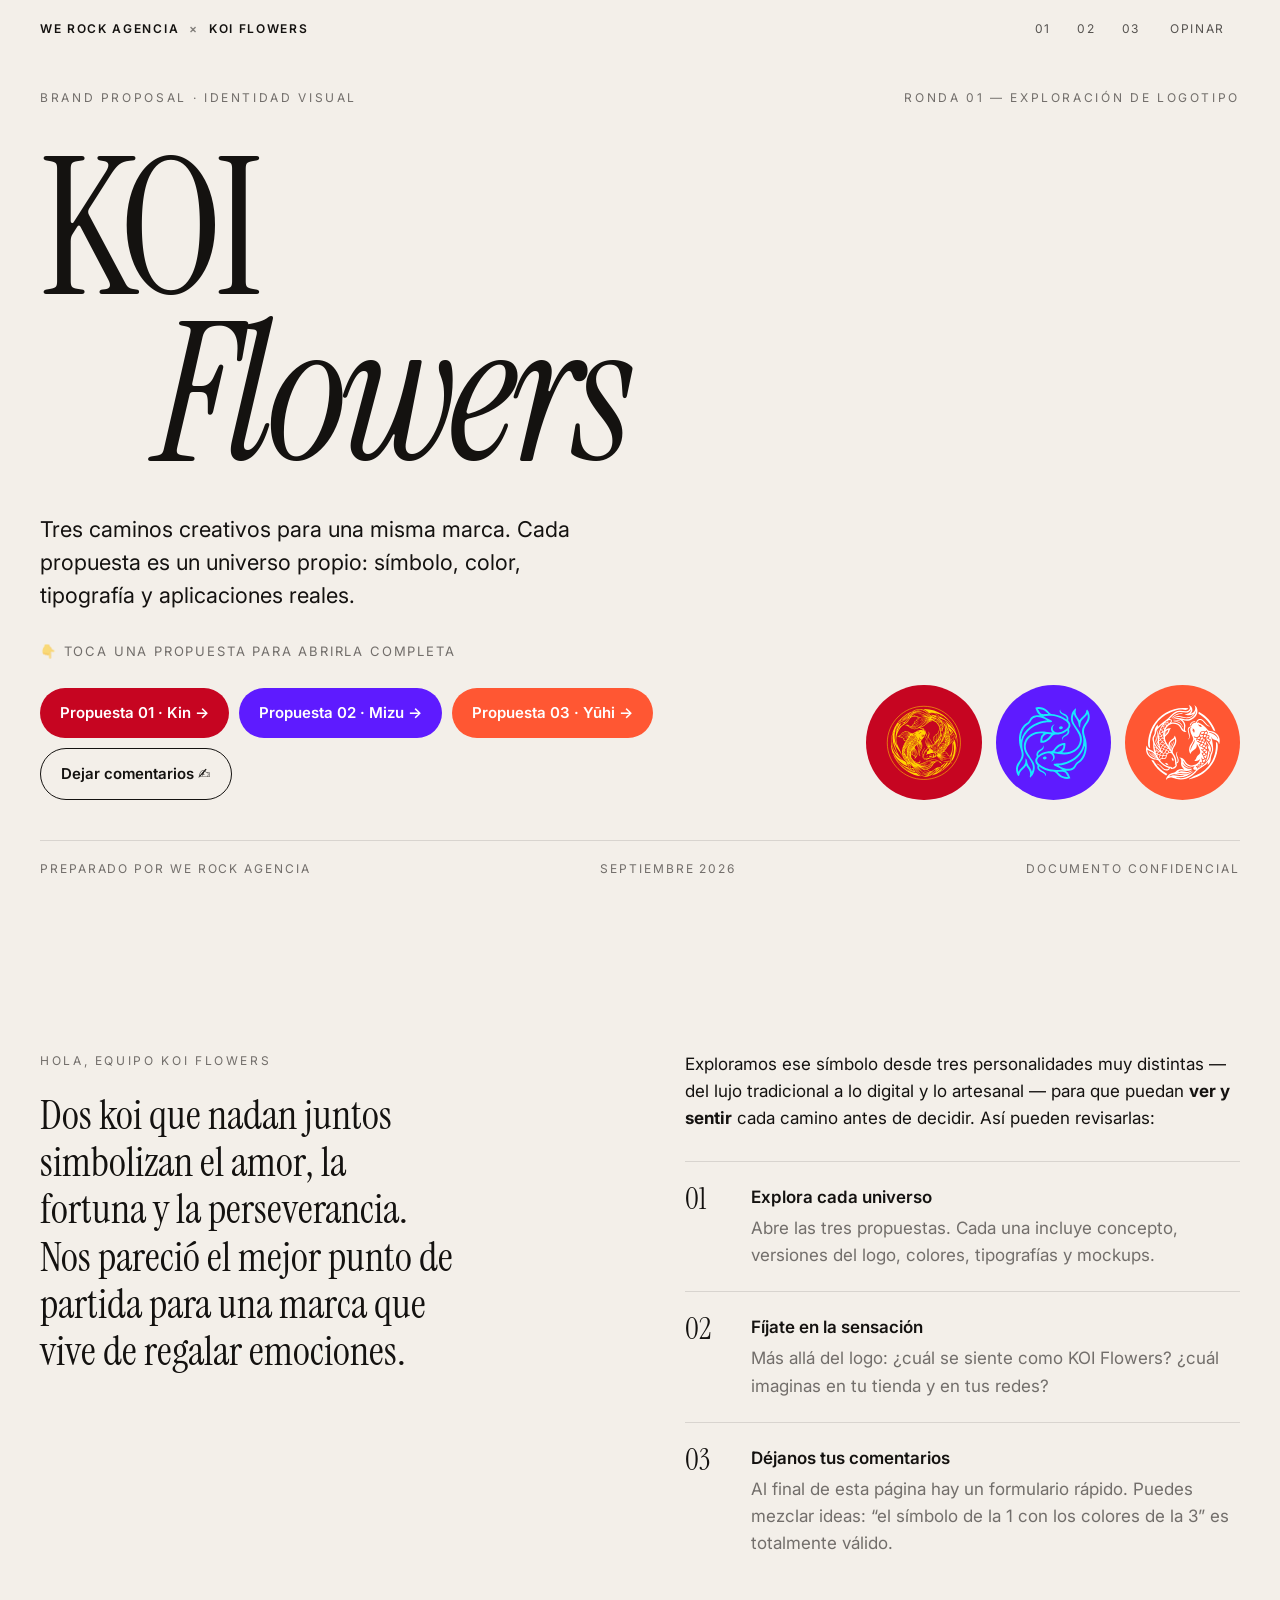
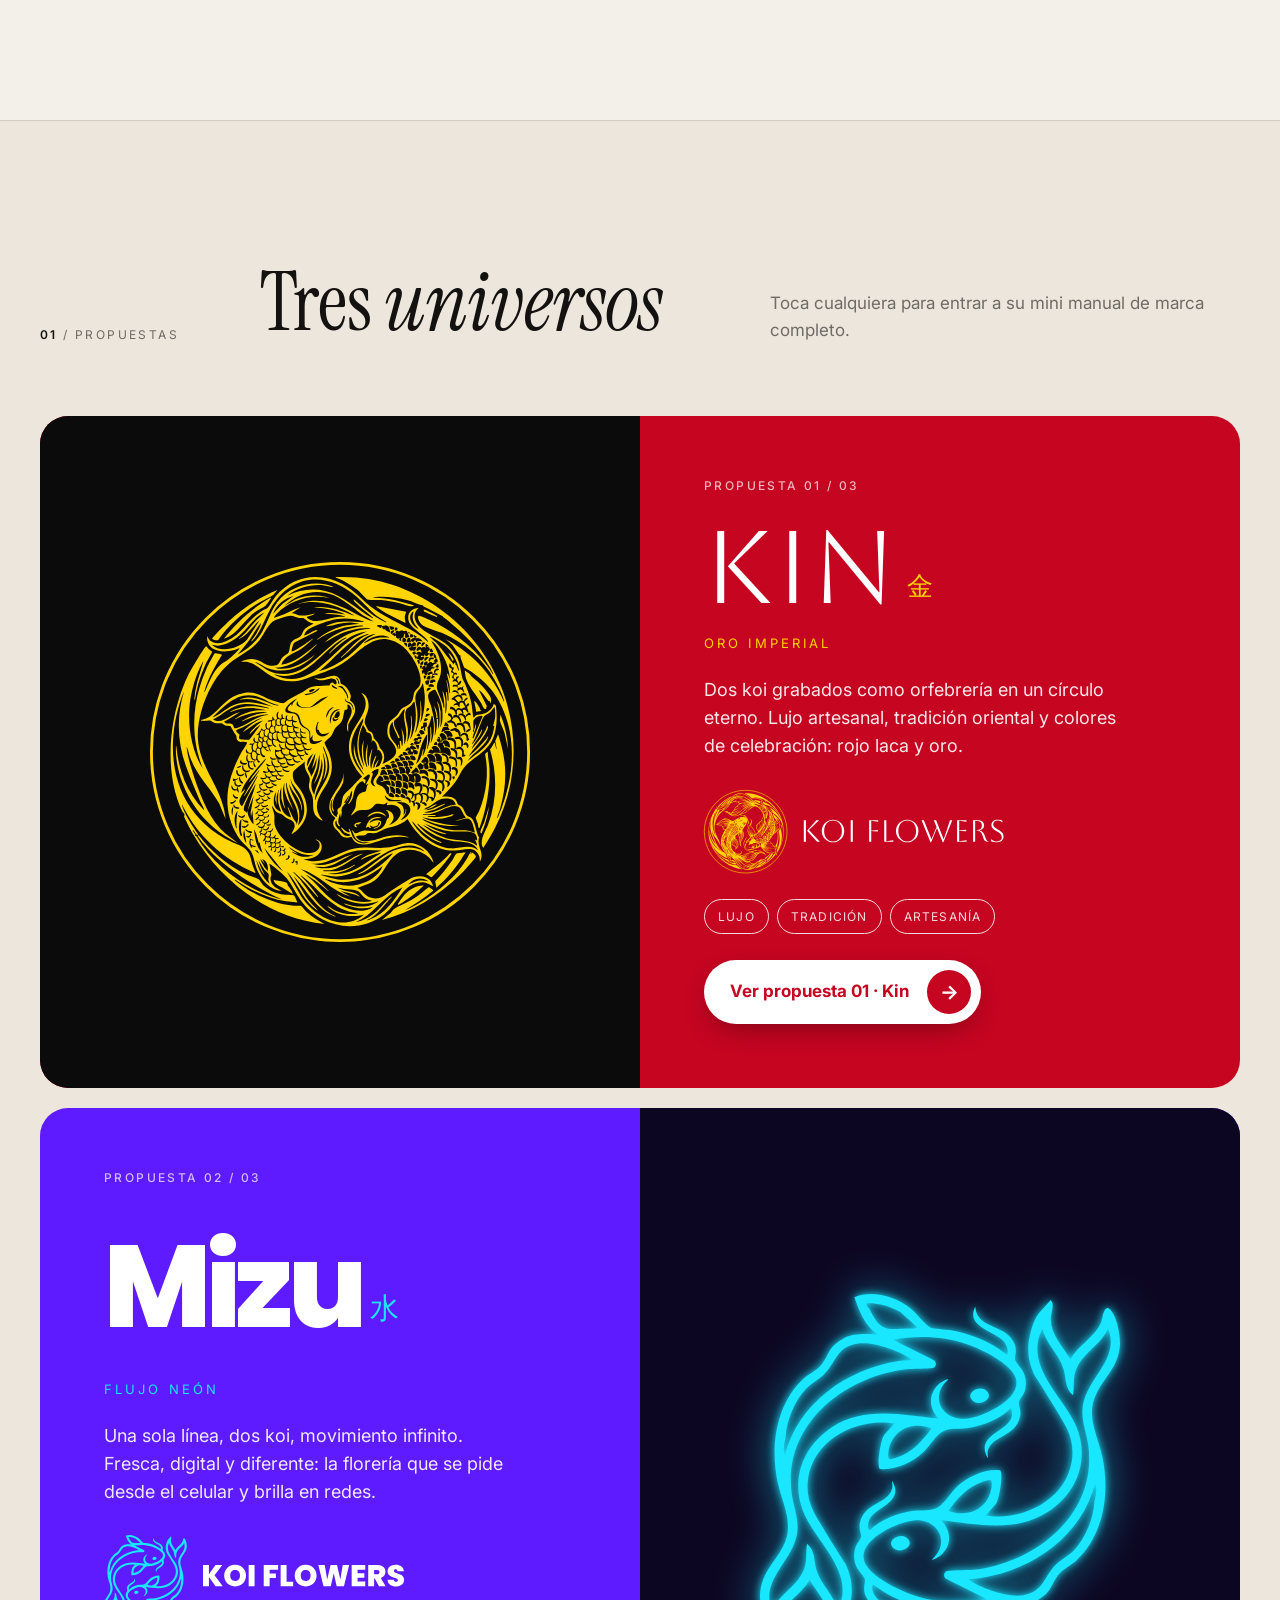
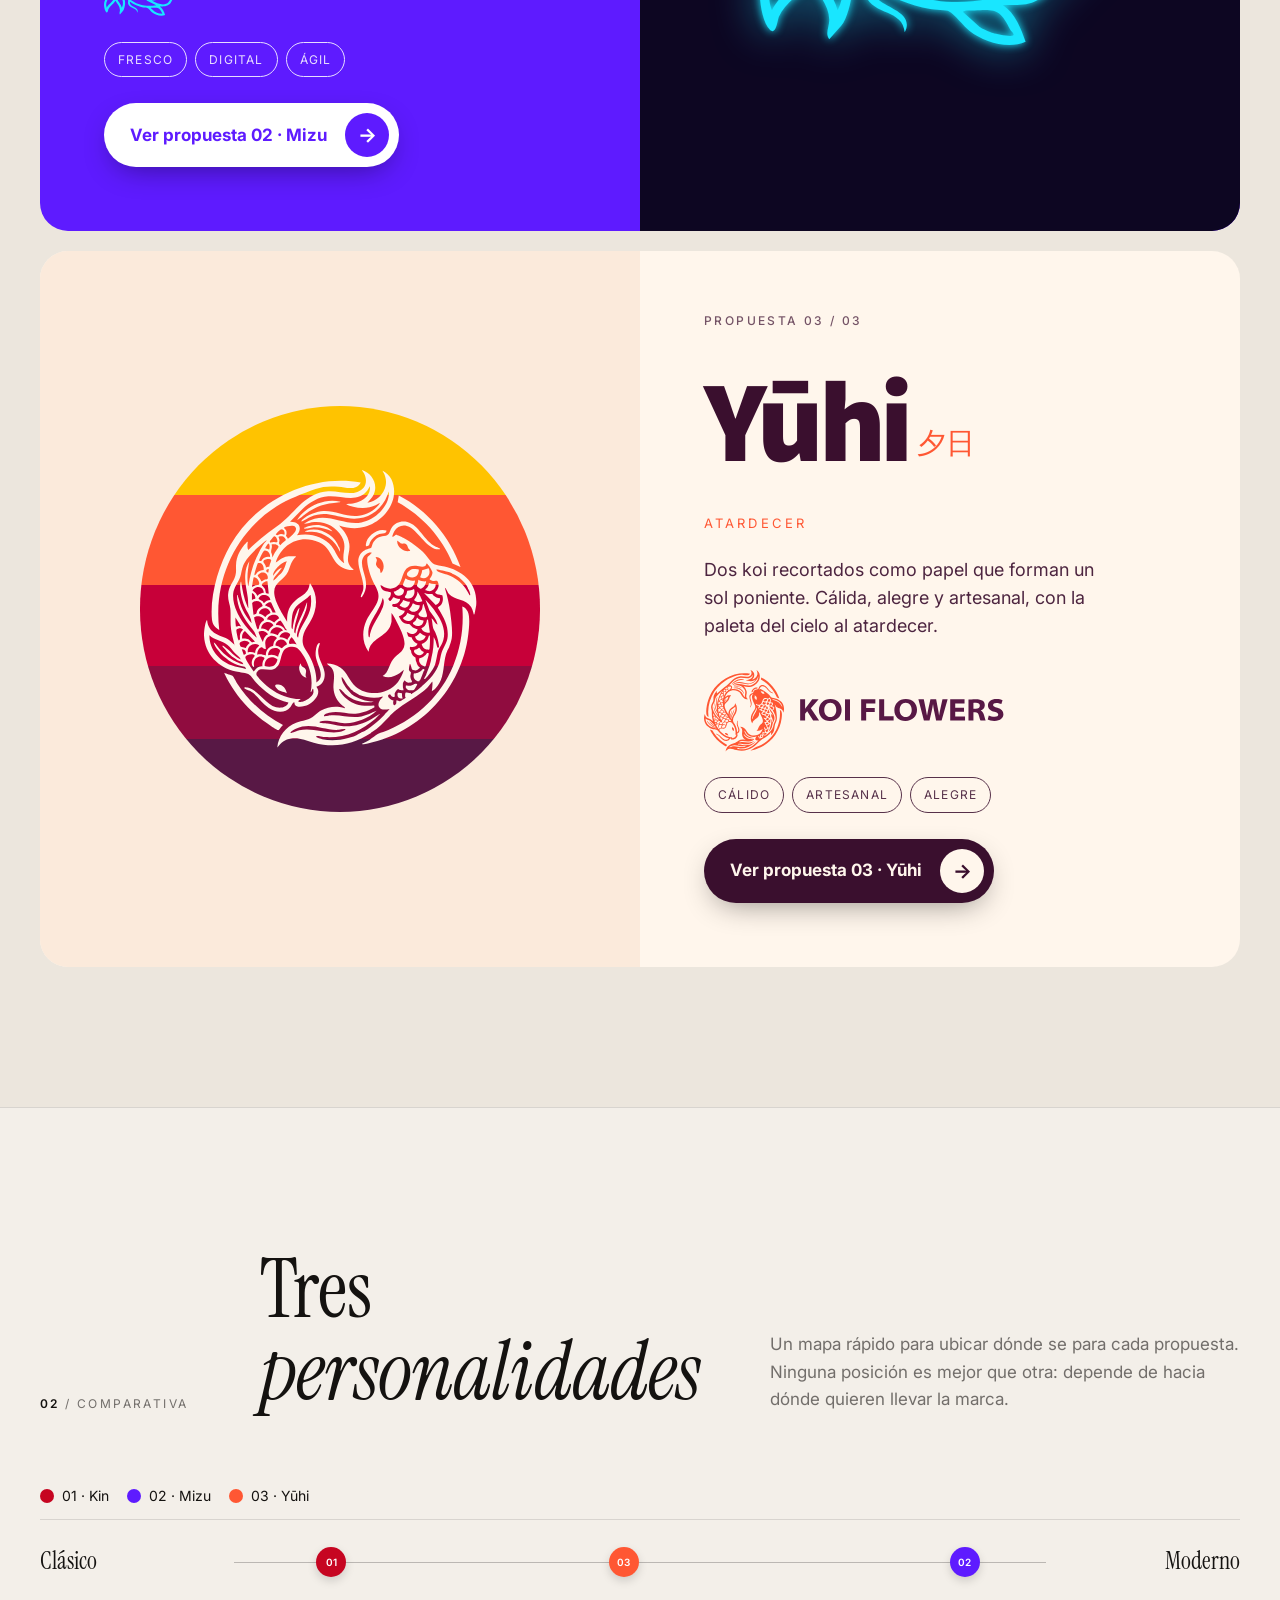
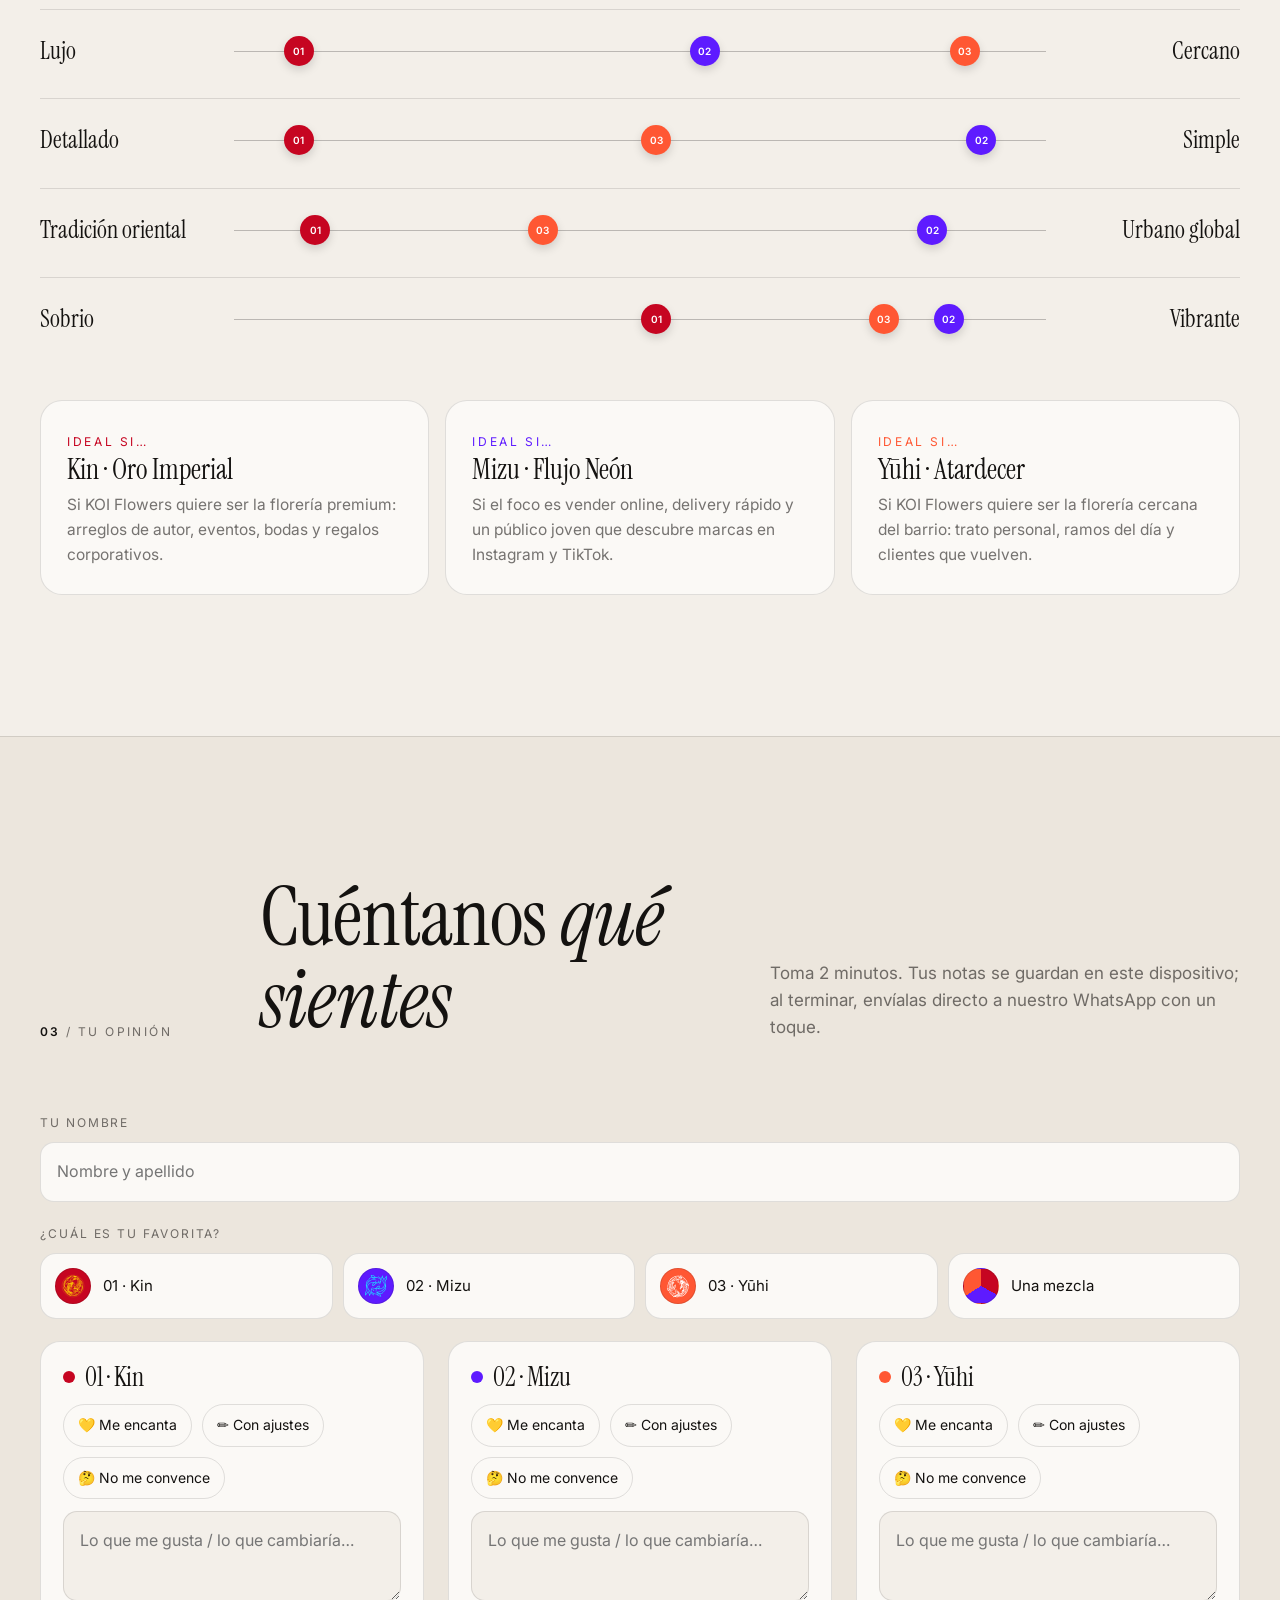
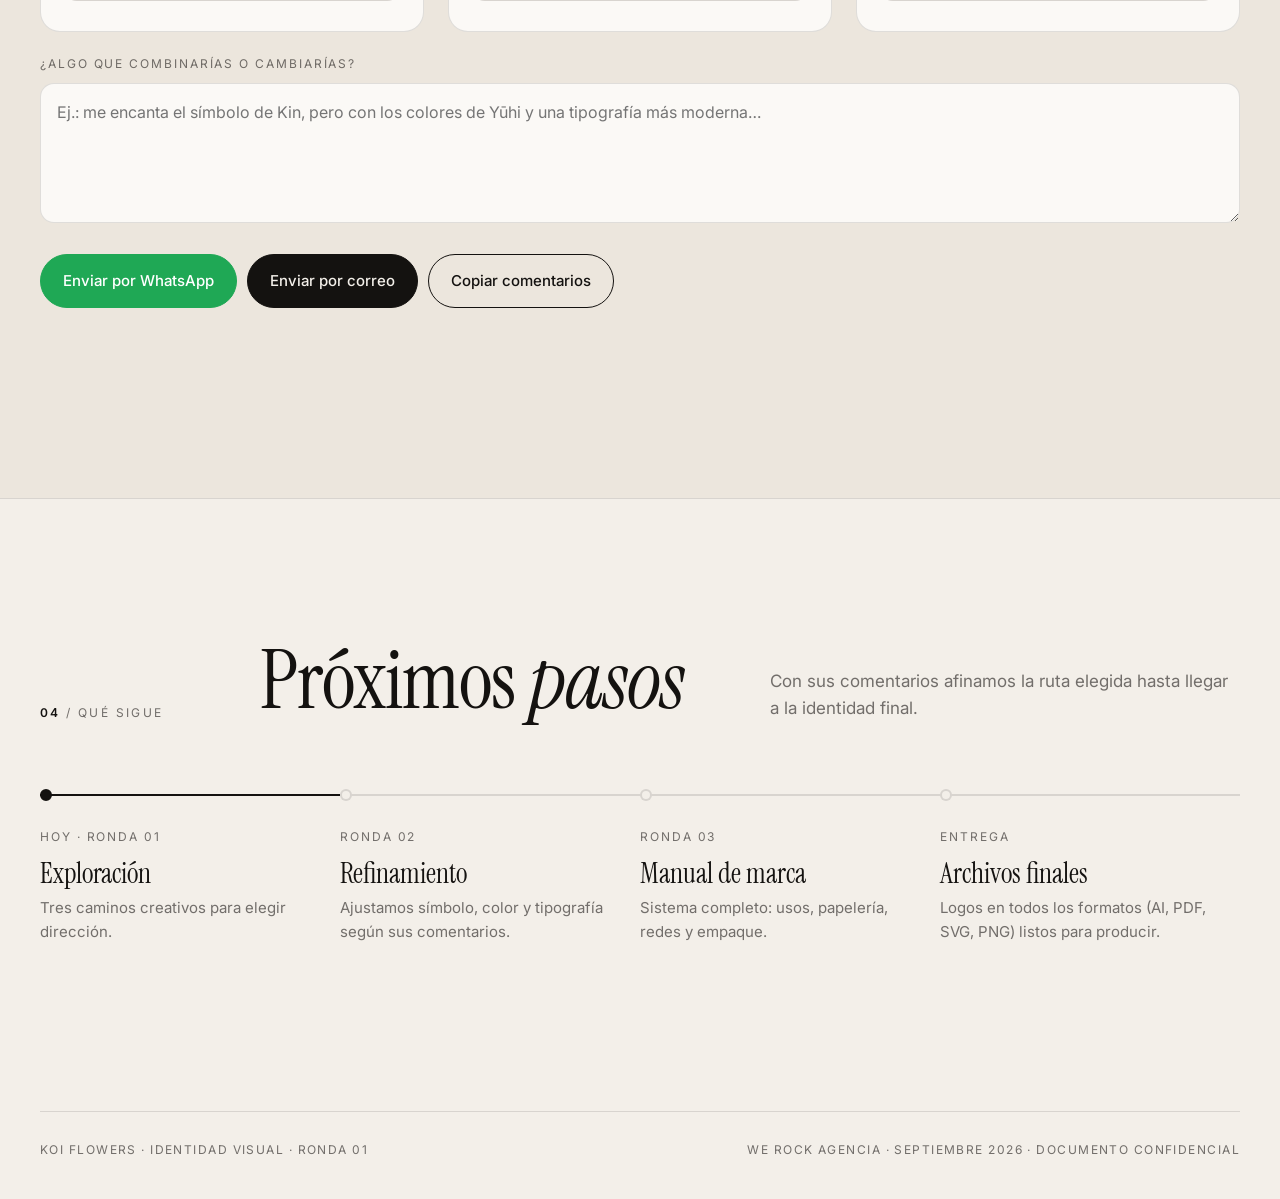
<file: index.html>
<!doctype html>
<html lang="es">
<head>
<meta charset="utf-8">
<meta name="viewport" content="width=device-width, initial-scale=1">
<meta name="robots" content="noindex, nofollow">
<title>KOI Flowers · Propuestas de identidad</title>
<meta name="description" content="KOI Flowers — Tres propuestas de identidad visual. Ronda 01 · We Rock Agencia.">
<meta property="og:title" content="KOI Flowers · Propuestas de identidad — Ronda 01">
<meta property="og:description" content="Tres caminos creativos para la marca KOI Flowers. Explora cada universo y déjanos tus comentarios.">
<link rel="icon" href="assets/fav-k2.svg" type="image/svg+xml">
<link rel="preconnect" href="https://fonts.googleapis.com">
<link rel="preconnect" href="https://fonts.gstatic.com" crossorigin>
<link href="https://fonts.googleapis.com/css2?family=Instrument+Serif:ital@0;1&family=Inter:wght@400;500;600&family=Aboreto&family=Poppins:wght@800&family=Source+Sans+3:wght@700;900&family=Fraunces:ital,wght@1,400&display=swap" rel="stylesheet">
<link rel="stylesheet" href="assets/core.css">
<style>
  :root {
    --bg: #F3EFE9; --bg2: #ECE6DD; --fg: #141210; --muted: rgba(20,18,16,.58); --line: rgba(20,18,16,.12);
    --card: #FBF9F6; --acc: #141210;
    --fD: 'Instrument Serif', serif; --fB: 'Inter', system-ui, sans-serif; --fUI: 'Inter', system-ui, sans-serif;
    --dTrack: -.01em; --r: 22px;
  }
  body { font-size: 17px; }
  .sec-title { font-size: clamp(44px, 6.4vw, 88px); }
  .sec-title i { font-style: italic; }

  /* portada */
  .cover { min-height: 100svh; display: grid; grid-template-rows: auto 1fr auto; padding: 88px 0 32px; position: relative; overflow: hidden; }
  .cover .top { display: flex; justify-content: space-between; gap: 16px; flex-wrap: wrap; }
  .cover h1 { font: 400 clamp(76px, 15vw, 230px)/.86 'Instrument Serif', serif; letter-spacing: -.035em; margin: 0; }
  .cover h1 i { display: block; padding-left: .6em; }
  .cover .mid { display: grid; align-content: center; gap: 36px; padding: 40px 0; }
  .cover .sub { display: grid; gap: 28px; align-items: end; }
  @media (min-width: 900px) { .cover .sub { grid-template-columns: 1fr auto; } }
  .cover .sub p { font-size: clamp(18px, 1.7vw, 22px); line-height: 1.5; max-width: 40ch; margin: 0; }
  .trio { display: flex; gap: 14px; flex-wrap: wrap; }
  .trio a > span { width: 64%; display: block; }
  .topbar nav a { white-space: nowrap; }
  .trio a { flex: none; width: clamp(64px, 9vw, 116px); aspect-ratio: 1; border-radius: 50%; display: grid; place-items: center; transition: transform .35s cubic-bezier(.2,.7,.2,1); }
  .trio a:hover { transform: translateY(-6px) rotate(-6deg); }
  .cover .bottom { display: flex; justify-content: space-between; gap: 12px; flex-wrap: wrap; font-size: 12px; letter-spacing: .16em; text-transform: uppercase; color: var(--muted); border-top: 1px solid var(--line); padding-top: 18px; }

  /* carta */
  .letter { display: grid; gap: 40px; }
  @media (min-width: 900px) { .letter { grid-template-columns: 1fr 1fr; gap: 90px; } }
  .letter .lead { font-family: 'Instrument Serif', serif; font-size: clamp(28px, 3.2vw, 42px); line-height: 1.15; max-width: 22ch; }
  .steps { display: grid; gap: 0; counter-reset: s; }
  .steps li { list-style: none; display: grid; grid-template-columns: 56px 1fr; gap: 10px; padding: 22px 0; border-top: 1px solid var(--line); }
  .steps li::before { counter-increment: s; content: "0" counter(s); font: 400 30px/1 'Instrument Serif', serif; }
  .steps b { display: block; font-weight: 600; margin-bottom: 4px; }
  .steps p { margin: 0; color: var(--muted); }

  /* propuestas */
  .props { display: grid; gap: 20px; }
  .prop { position: relative; display: grid; border-radius: 28px; overflow: hidden; text-decoration: none; min-height: 560px; isolation: isolate; transition: transform .5s cubic-bezier(.2,.7,.2,1); }
  .prop:hover { transform: translateY(-4px); }
  @media (min-width: 900px) { .prop { grid-template-columns: 1fr 1fr; min-height: 620px; } .prop.flip .art { order: 2; } }
  .prop .art { position: relative; display: grid; place-items: center; padding: 12%; min-height: 360px; }
  .prop .txt { position: relative; padding: clamp(28px, 5vw, 64px); display: flex; flex-direction: column; justify-content: space-between; gap: 30px; }
  .prop .num { font: 500 12px/1 'Inter'; letter-spacing: .2em; text-transform: uppercase; opacity: .7; }
  .prop h3 { margin: 16px 0 6px; line-height: .9; }
  .prop .tl { font-size: 13px; letter-spacing: .24em; text-transform: uppercase; }
  .prop p { margin: 22px 0 0; max-width: 38ch; font-size: 18px; line-height: 1.55; opacity: .9; }
  .prop .chips { display: flex; flex-wrap: wrap; gap: 8px; }
  .prop .chips span { padding: 7px 13px; border-radius: 99px; border: 1px solid currentColor; font-size: 12px; letter-spacing: .1em; text-transform: uppercase; opacity: .85; }
  .prop .go { display: inline-flex; align-items: center; justify-content: space-between; gap: 18px; justify-self: start; padding: 10px 10px 10px 26px; border-radius: 99px; background: var(--gb); color: var(--gc); font-weight: 700; font-size: 17px; box-shadow: 0 10px 30px -10px rgba(0,0,0,.45); transition: transform .3s, box-shadow .3s; }
  .prop:hover .go { box-shadow: 0 16px 40px -12px rgba(0,0,0,.55); }
  .prop .go span { display: grid; place-items: center; width: 44px; height: 44px; border-radius: 50%; background: var(--gc); color: var(--gb); font-size: 20px; transition: transform .3s; }
  .cta-row { display: flex; flex-wrap: wrap; gap: 10px; margin-top: 26px; }
  .cta-row a { display: inline-flex; align-items: center; gap: 10px; padding: 13px 20px; border-radius: 99px; text-decoration: none; font-weight: 600; font-size: 15px; transition: transform .25s; }
  .cta-row a:hover { transform: translateY(-3px); }
  .hint { font-size: 13px; letter-spacing: .14em; text-transform: uppercase; color: var(--muted); margin-top: 30px; }
  .prop:hover .go span { transform: translateX(6px); }
  .prop .spin { animation: spin 120s linear infinite; width: 100%; max-width: 380px; }
  .prop .glow { filter: drop-shadow(0 0 4px #19E6FF) drop-shadow(0 0 22px rgba(25,230,255,.6)); width: 100%; max-width: 360px; animation: floaty 6s ease-in-out infinite; }

  /* comparativa */
  .cmp { display: grid; gap: 6px; }
  .cmp .row { display: grid; gap: 10px; padding: 22px 0; border-top: 1px solid var(--line); }
  @media (min-width: 720px) { .cmp .row { grid-template-columns: 170px 1fr 170px; align-items: center; gap: 24px; } .cmp .row .r { text-align: right; } }
  .cmp .l, .cmp .r { font-family: 'Instrument Serif', serif; font-size: 24px; }
  .cmp .track { position: relative; height: 34px; }
  .cmp .track::before { content: ""; position: absolute; left: 0; right: 0; top: 50%; height: 1px; background: var(--fg); opacity: .25; }
  .cmp .dot { position: absolute; top: 50%; width: 30px; height: 30px; margin: -15px 0 0 -15px; border-radius: 50%; display: grid; place-items: center; font: 600 10px/1 'Inter'; color: #fff; box-shadow: 0 4px 10px rgba(0,0,0,.15); }
  .legend { display: flex; flex-wrap: wrap; gap: 18px; margin-bottom: 12px; font-size: 14px; }
  .legend span { display: inline-flex; align-items: center; gap: 8px; }
  .legend i { width: 14px; height: 14px; border-radius: 50%; }
  .ideal { display: grid; gap: 16px; margin-top: 40px; }
  @media (min-width: 900px) { .ideal { grid-template-columns: repeat(3, 1fr); } }
  .ideal div { padding: 26px; border-radius: 22px; background: var(--card); border: 1px solid var(--line); }
  .ideal b { display: block; font: 400 28px/1.1 'Instrument Serif', serif; margin-bottom: 8px; }
  .ideal p { margin: 0; color: var(--muted); font-size: 15.5px; }

  /* formulario */
  .form { display: grid; gap: 22px; }
  .field label, .field .lab { display: block; font-size: 12px; letter-spacing: .16em; text-transform: uppercase; color: var(--muted); margin-bottom: 10px; }
  .field input[type=text] { width: 100%; padding: 16px; border-radius: 14px; border: 1px solid var(--line); background: var(--card); font-size: 16px; }
  .fav { display: grid; grid-template-columns: repeat(auto-fit, minmax(min(100%, 150px), 1fr)); gap: 10px; }
  .fav label { position: relative; cursor: pointer; display: flex; align-items: center; gap: 12px; padding: 14px; border-radius: 16px; border: 1px solid var(--line); background: var(--card); margin: 0; text-transform: none; letter-spacing: 0; font-size: 15px; color: var(--fg); transition: border-color .2s, box-shadow .2s; }
  .fav input { position: absolute; opacity: 0; }
  .fav label:has(input:checked) { border-color: var(--fg); box-shadow: 0 0 0 1px var(--fg); }
  .fav label:has(input:focus-visible) { outline: 2px solid var(--fg); outline-offset: 2px; }
  .fav .sw { width: 36px; height: 36px; border-radius: 50%; display: grid; place-items: center; padding: 6px; flex: none; }
  .pblock { padding: 22px; border-radius: 20px; background: var(--card); border: 1px solid var(--line); }
  .pblock h4 { margin: 0 0 14px; display: flex; align-items: center; gap: 10px; font: 400 26px/1 'Instrument Serif', serif; }
  .pblock h4 i { width: 12px; height: 12px; border-radius: 50%; }
  .pblock .react button { padding: 9px 14px; font-size: 14px; }
  .pblock textarea.note { min-height: 90px; margin-top: 12px; background: var(--bg); }
  .actions { display: flex; flex-wrap: wrap; gap: 10px; }
  .btn.wa { background: #1FA855; border-color: #1FA855; color: #fff; }

  /* próximos pasos */
  .timeline { display: grid; gap: 0; }
  @media (min-width: 900px) { .timeline { grid-template-columns: repeat(4, 1fr); } }
  .timeline div { padding: 26px 22px 26px 0; border-top: 2px solid var(--line); position: relative; }
  .timeline div.now { border-top-color: var(--fg); }
  .timeline div::before { content: ""; position: absolute; top: -7px; left: 0; width: 12px; height: 12px; border-radius: 50%; background: var(--bg); border: 2px solid var(--line); }
  .timeline div.now::before { background: var(--fg); border-color: var(--fg); }
  .timeline small { font-size: 12px; letter-spacing: .16em; text-transform: uppercase; color: var(--muted); }
  .timeline b { display: block; font: 400 28px/1.1 'Instrument Serif', serif; margin: 10px 0 6px; }
  .timeline p { margin: 0; color: var(--muted); font-size: 15px; max-width: 30ch; }
</style>
</head>
<body>
<script src="assets/logos.js"></script>

<header class="topbar">
  <a class="brand" href="#top"><span class="lbl">We Rock Agencia</span><span style="opacity:.5" class="lbl">×</span><span>KOI Flowers</span></a>
  <nav aria-label="Propuestas"><a href="propuesta-01-kin.html">01</a><a href="propuesta-02-mizu.html">02</a><a href="propuesta-03-yuhi.html">03</a><a href="#feedback" style="padding:0 14px">Opinar</a></nav>
</header>

<main id="top">
  <section class="cover wrap">
    <div class="top eyebrow"><span>Brand proposal · Identidad visual</span><span>Ronda 01 — Exploración de logotipo</span></div>
    <div class="mid">
      <h1 class="rv">KOI<i>Flowers</i></h1>
      <div class="sub rv">
        <div><p>Tres caminos creativos para una misma marca. Cada propuesta es un universo propio: símbolo, color, tipografía y aplicaciones reales.</p>
        <div class="hint">👇 Toca una propuesta para abrirla completa</div>
        <div class="cta-row" id="ctas"></div></div>
        <div class="trio" id="trio"></div>
      </div>
    </div>
    <div class="bottom"><span>Preparado por We Rock Agencia</span><span>Septiembre 2026</span><span>Documento confidencial</span></div>
  </section>

  <section class="sec" id="intro">
    <div class="wrap letter">
      <div class="rv">
        <div class="eyebrow" style="margin-bottom:22px">Hola, equipo KOI Flowers</div>
        <p class="lead">Dos koi que nadan juntos simbolizan el amor, la fortuna y la perseverancia. Nos pareció el mejor punto de partida para una marca que vive de regalar emociones.</p>
      </div>
      <div class="rv">
        <p style="margin-top:0">Exploramos ese símbolo desde tres personalidades muy distintas — del lujo tradicional a lo digital y lo artesanal — para que puedan <b>ver y sentir</b> cada camino antes de decidir. Así pueden revisarlas:</p>
        <ol class="steps" style="padding:0;margin:28px 0 0">
          <li><div><b>Explora cada universo</b><p>Abre las tres propuestas. Cada una incluye concepto, versiones del logo, colores, tipografías y mockups.</p></div></li>
          <li><div><b>Fíjate en la sensación</b><p>Más allá del logo: ¿cuál se siente como KOI Flowers? ¿cuál imaginas en tu tienda y en tus redes?</p></div></li>
          <li><div><b>Déjanos tus comentarios</b><p>Al final de esta página hay un formulario rápido. Puedes mezclar ideas: “el símbolo de la 1 con los colores de la 3” es totalmente válido.</p></div></li>
        </ol>
      </div>
    </div>
  </section>

  <section class="sec alt" id="propuestas">
    <div class="wrap">
      <div class="sec-head rv"><div class="sec-num"><b>01</b> / Propuestas</div><h2 class="sec-title">Tres <i>universos</i></h2><p class="sec-desc">Toca cualquiera para entrar a su mini manual de marca completo.</p></div>
      <div class="props" id="props"></div>
    </div>
  </section>

  <section class="sec" id="comparar">
    <div class="wrap">
      <div class="sec-head rv"><div class="sec-num"><b>02</b> / Comparativa</div><h2 class="sec-title">Tres <i>personalidades</i></h2><p class="sec-desc">Un mapa rápido para ubicar dónde se para cada propuesta. Ninguna posición es mejor que otra: depende de hacia dónde quieren llevar la marca.</p></div>
      <div class="legend rv" id="legend"></div>
      <div class="cmp rv" id="cmp"></div>
      <div class="ideal rv" id="ideal"></div>
    </div>
  </section>

  <section class="sec alt" id="feedback">
    <div class="wrap">
      <div class="sec-head rv"><div class="sec-num"><b>03</b> / Tu opinión</div><h2 class="sec-title">Cuéntanos <i>qué sientes</i></h2><p class="sec-desc">Toma 2 minutos. Tus notas se guardan en este dispositivo; al terminar, envíalas directo a nuestro WhatsApp con un toque.</p></div>
      <form class="form rv" id="form" onsubmit="return false">
        <div class="field"><label for="name">Tu nombre</label><input type="text" id="name" autocomplete="name" placeholder="Nombre y apellido"></div>
        <div class="field"><span class="lab">¿Cuál es tu favorita?</span><div class="fav" id="fav"></div></div>
        <div class="grid g3" id="blocks"></div>
        <div class="field"><label for="mix">¿Algo que combinarías o cambiarías?</label><textarea class="note" id="mix" style="margin-top:0" placeholder="Ej.: me encanta el símbolo de Kin, pero con los colores de Yūhi y una tipografía más moderna…"></textarea></div>
        <div class="actions">
          <button class="btn wa" type="button" id="wa">Enviar por WhatsApp</button>
          <button class="btn" type="button" id="mail">Enviar por correo</button>
          <button class="btn ghost" type="button" id="copy">Copiar comentarios</button>
        </div>
        <div class="saved" id="fsaved"></div>
      </form>
    </div>
  </section>

  <section class="sec" id="pasos">
    <div class="wrap">
      <div class="sec-head rv"><div class="sec-num"><b>04</b> / Qué sigue</div><h2 class="sec-title">Próximos <i>pasos</i></h2><p class="sec-desc">Con sus comentarios afinamos la ruta elegida hasta llegar a la identidad final.</p></div>
      <div class="timeline rv">
        <div class="now"><small>Hoy · Ronda 01</small><b>Exploración</b><p>Tres caminos creativos para elegir dirección.</p></div>
        <div><small>Ronda 02</small><b>Refinamiento</b><p>Ajustamos símbolo, color y tipografía según sus comentarios.</p></div>
        <div><small>Ronda 03</small><b>Manual de marca</b><p>Sistema completo: usos, papelería, redes y empaque.</p></div>
        <div><small>Entrega</small><b>Archivos finales</b><p>Logos en todos los formatos (AI, PDF, SVG, PNG) listos para producir.</p></div>
      </div>
    </div>
  </section>

  <div class="wrap"><div class="foot"><span>KOI Flowers · Identidad visual · Ronda 01</span><span>We Rock Agencia · Septiembre 2026 · Documento confidencial</span></div></div>
</main>

<script src="assets/koi.js"></script>
<script>
const { logo, store, toast } = KOI;
const P = [
  { k: 'k1', n: '01', name: 'Kin', jp: '金', tl: 'Oro Imperial', href: 'propuesta-01-kin.html', bg: '#C60521', fg: '#fff', s: '#FFD400', w: '#fff', acc: '#FFD400',
    font: "400 clamp(64px,8vw,120px) 'Aboreto', serif", track: '.03em', art: 'spin',
    txt: 'Dos koi grabados como orfebrería en un círculo eterno. Lujo artesanal, tradición oriental y colores de celebración: rojo laca y oro.',
    kw: ['Lujo', 'Tradición', 'Artesanía'], ideal: 'Si KOI Flowers quiere ser la florería premium: arreglos de autor, eventos, bodas y regalos corporativos.' },
  { k: 'k2', n: '02', name: 'Mizu', jp: '水', tl: 'Flujo Neón', href: 'propuesta-02-mizu.html', bg: '#5E1BFF', fg: '#fff', s: '#19E6FF', w: '#fff', acc: '#19E6FF',
    font: "800 clamp(72px,9vw,140px) 'Poppins', sans-serif", track: '-.05em', art: 'glow',
    txt: 'Una sola línea, dos koi, movimiento infinito. Fresca, digital y diferente: la florería que se pide desde el celular y brilla en redes.',
    kw: ['Fresco', 'Digital', 'Ágil'], ideal: 'Si el foco es vender online, delivery rápido y un público joven que descubre marcas en Instagram y TikTok.' },
  { k: 'k3', n: '03', name: 'Yūhi', jp: '夕日', tl: 'Atardecer', href: 'propuesta-03-yuhi.html', bg: '#FFF6EC', fg: '#3A0F2E', s: '#FF5733', w: '#581845', acc: '#FF5733',
    font: "900 clamp(72px,9vw,140px) 'Source Sans 3', sans-serif", track: '-.045em', art: 'sun',
    txt: 'Dos koi recortados como papel que forman un sol poniente. Cálida, alegre y artesanal, con la paleta del cielo al atardecer.',
    kw: ['Cálido', 'Artesanal', 'Alegre'], ideal: 'Si KOI Flowers quiere ser la florería cercana del barrio: trato personal, ramos del día y clientes que vuelven.' },
];

// portada
document.getElementById('trio').innerHTML = P.map((p) => `<a href="${p.href}" style="background:${p.k === 'k3' ? '#FF5733' : p.bg}" aria-label="Propuesta ${p.n} ${p.name}"><span>${logo(p.k, 'sym', { s: p.k === 'k3' ? '#fff' : p.s })}</span></a>`).join('');

document.getElementById('ctas').innerHTML = P.map((p) => `<a href="${p.href}" style="background:${p.k === 'k3' ? '#FF5733' : p.bg};color:#fff">Propuesta ${p.n} · ${p.name} →</a>`).join('') + `<a href="#feedback" style="border:1px solid var(--fg);color:var(--fg)">Dejar comentarios ✍️</a>`;

// tarjetas de propuesta
const SUN = 'linear-gradient(180deg,#FFC300 0 22%,#FF5733 22% 44%,#C70039 44% 64%,#900C3F 64% 82%,#581845 82%)';
document.getElementById('props').innerHTML = P.map((p, i) => {
  let art;
  if (p.art === 'spin') art = `<div class="spin">${logo(p.k, 'sym', { s: p.s })}</div>`;
  else if (p.art === 'glow') art = `<div class="glow">${logo(p.k, 'sym', { s: p.s })}</div>`;
  else art = `<div style="width:100%;max-width:400px;aspect-ratio:1;border-radius:50%;background:${SUN};padding:14%">${logo(p.k, 'sym', { s: '#FFF6EC' })}</div>`;
  const artBg = p.k === 'k1' ? 'background:#0B0B0B' : p.k === 'k2' ? 'background:#0D0622' : 'background:#FBEADB';
  return `<a class="prop rv ${i % 2 ? 'flip' : ''}" href="${p.href}" style="background:${p.bg};color:${p.fg}">
    <div class="art" style="${artBg}">${art}</div>
    <div class="txt">
      <div>
        <div class="num">Propuesta ${p.n} / 03</div>
        <h3 style="font:${p.font};letter-spacing:${p.track}">${p.name}<span style="font:400 .25em 'Inter';letter-spacing:0;vertical-align:.3em;margin-left:.3em;color:${p.acc}">${p.jp}</span></h3>
        <div class="tl" style="color:${p.acc}">${p.tl}</div>
        <p>${p.txt}</p>
      </div>
      <div style="display:grid;gap:26px">
        <div style="max-width:300px">${logo(p.k, 'h', { s: p.s, w: p.w })}</div>
        <div class="chips">${p.kw.map((k) => `<span>${k}</span>`).join('')}</div>
        <div class="go" style="--gb:${p.fg};--gc:${p.k === 'k3' ? '#FFF6EC' : p.bg}">Ver propuesta ${p.n} · ${p.name} <span>→</span></div>
      </div>
    </div>
  </a>`;
}).join('');

// comparativa
const DOTC = ['#C60521', '#5E1BFF', '#FF5733'];
document.getElementById('legend').innerHTML = P.map((p, i) => `<span><i style="background:${DOTC[i]}"></i>${p.n} · ${p.name}</span>`).join('');
const AX = [
  ['Clásico', 'Moderno', [12, 90, 48]],
  ['Lujo', 'Cercano', [8, 58, 90]],
  ['Detallado', 'Simple', [8, 92, 52]],
  ['Tradición oriental', 'Urbano global', [10, 86, 38]],
  ['Sobrio', 'Vibrante', [52, 88, 80]],
];
document.getElementById('cmp').innerHTML = AX.map(([l, r, v]) => `<div class="row"><div class="l">${l}</div><div class="track">${v.map((x, i) => `<div class="dot" style="left:${x}%;background:${DOTC[i]}" title="${P[i].name}">${P[i].n}</div>`).join('')}</div><div class="r">${r}</div></div>`).join('');
document.getElementById('ideal').innerHTML = P.map((p, i) => `<div><span class="eyebrow" style="color:${DOTC[i]}">Ideal si…</span><b>${p.name} · ${p.tl}</b><p>${p.ideal}</p></div>`).join('');

// formulario
const REACT = ['💛 Me encanta', '✏️ Con ajustes', '🤔 No me convence'];
const MAPR = { '✏️ Me gusta con ajustes': '✏️ Con ajustes' };
document.getElementById('fav').innerHTML = [...P.map((p) => ({ v: `${p.n} · ${p.name}`, sw: `<span class="sw" style="background:${p.k === 'k3' ? '#FF5733' : p.bg}">${logo(p.k, 'sym', { s: p.k === 'k3' ? '#fff' : p.s })}</span>` })), { v: 'Una mezcla', sw: '<span class="sw" style="background:conic-gradient(#C60521 0 33%,#5E1BFF 0 66%,#FF5733 0)"></span>' }]
  .map((o) => `<label>${o.sw}<input type="radio" name="fav" value="${o.v}">${o.v}</label>`).join('');
document.getElementById('blocks').innerHTML = P.map((p) => `<div class="pblock" data-k="${p.k}"><h4><i style="background:${DOTC[P.indexOf(p)]}"></i>${p.n} · ${p.name}</h4>
  <div class="react" role="group" aria-label="Reacción a ${p.name}">${REACT.map((r) => `<button type="button" aria-pressed="false" data-r="${r}">${r}</button>`).join('')}</div>
  <textarea class="note" placeholder="Lo que me gusta / lo que cambiaría…" aria-label="Comentario sobre ${p.name}"></textarea></div>`).join('');

const F = store.get('koi-form') || { name: '', fav: '', mix: '' };
const $ = (s) => document.querySelector(s);
const saved = $('#fsaved');
const saveForm = () => { if (store.set('koi-form', F)) saved.textContent = 'Guardado en este dispositivo ✓'; };
$('#name').value = F.name || '';
$('#mix').value = F.mix || '';
document.querySelectorAll('input[name=fav]').forEach((r) => { r.checked = r.value === F.fav; r.addEventListener('change', () => { F.fav = r.value; saveForm(); }); });
let tm; const deb = (fn) => { clearTimeout(tm); tm = setTimeout(fn, 350); };
$('#name').addEventListener('input', (e) => { F.name = e.target.value; deb(saveForm); });
$('#mix').addEventListener('input', (e) => { F.mix = e.target.value; deb(saveForm); });

document.querySelectorAll('.pblock').forEach((b) => {
  const key = `koi-fb-${b.dataset.k}`;
  const d = store.get(key) || { r: '', note: '' };
  if (MAPR[d.r]) d.r = MAPR[d.r];
  const btns = b.querySelectorAll('.react button'), ta = b.querySelector('textarea');
  const paint = () => btns.forEach((x) => x.setAttribute('aria-pressed', String(x.dataset.r === d.r)));
  const save = () => { if (store.set(key, d)) saved.textContent = 'Guardado en este dispositivo ✓'; };
  paint(); ta.value = d.note || '';
  btns.forEach((x) => x.addEventListener('click', () => { d.r = d.r === x.dataset.r ? '' : x.dataset.r; paint(); save(); }));
  ta.addEventListener('input', () => { d.note = ta.value; deb(save); });
});

function compose() {
  const lines = ['*KOI Flowers — Comentarios Ronda 01*', ''];
  if (F.name) lines.push(`Nombre: ${F.name}`);
  lines.push(`Favorita: ${F.fav || '—'}`, '');
  P.forEach((p) => {
    const d = store.get(`koi-fb-${p.k}`) || {};
    const note = document.querySelector(`.pblock[data-k=${p.k}] textarea`).value.trim();
    const r = document.querySelector(`.pblock[data-k=${p.k}] button[aria-pressed=true]`);
    lines.push(`*${p.n} · ${p.name}*: ${r ? r.dataset.r : '—'}${note ? `\n${note}` : ''}`);
  });
  const mix = $('#mix').value.trim();
  if (mix) lines.push('', `Combinaría / cambiaría:\n${mix}`);
  return lines.join('\n');
}
const ready = () => { if (!F.fav) { toast('Elige tu favorita primero'); document.getElementById('fav').scrollIntoView({ block: 'center' }); return false; } return true; };
$('#wa').addEventListener('click', () => { if (ready()) window.open(`https://wa.me/${KOI.WA}?text=${encodeURIComponent(compose())}`, '_blank', 'noopener'); });
$('#mail').addEventListener('click', () => { if (ready()) location.href = `mailto:?subject=${encodeURIComponent('KOI Flowers · Comentarios Ronda 01')}&body=${encodeURIComponent(compose().replace(/\*/g, ''))}`; });
$('#copy').addEventListener('click', () => { const t = compose().replace(/\*/g, ''); (navigator.clipboard ? navigator.clipboard.writeText(t) : Promise.reject()).then(() => toast('Comentarios copiados'), () => toast('No se pudo copiar')); });

KOI.wireCommon();
</script>
</body>
</html>
</file>
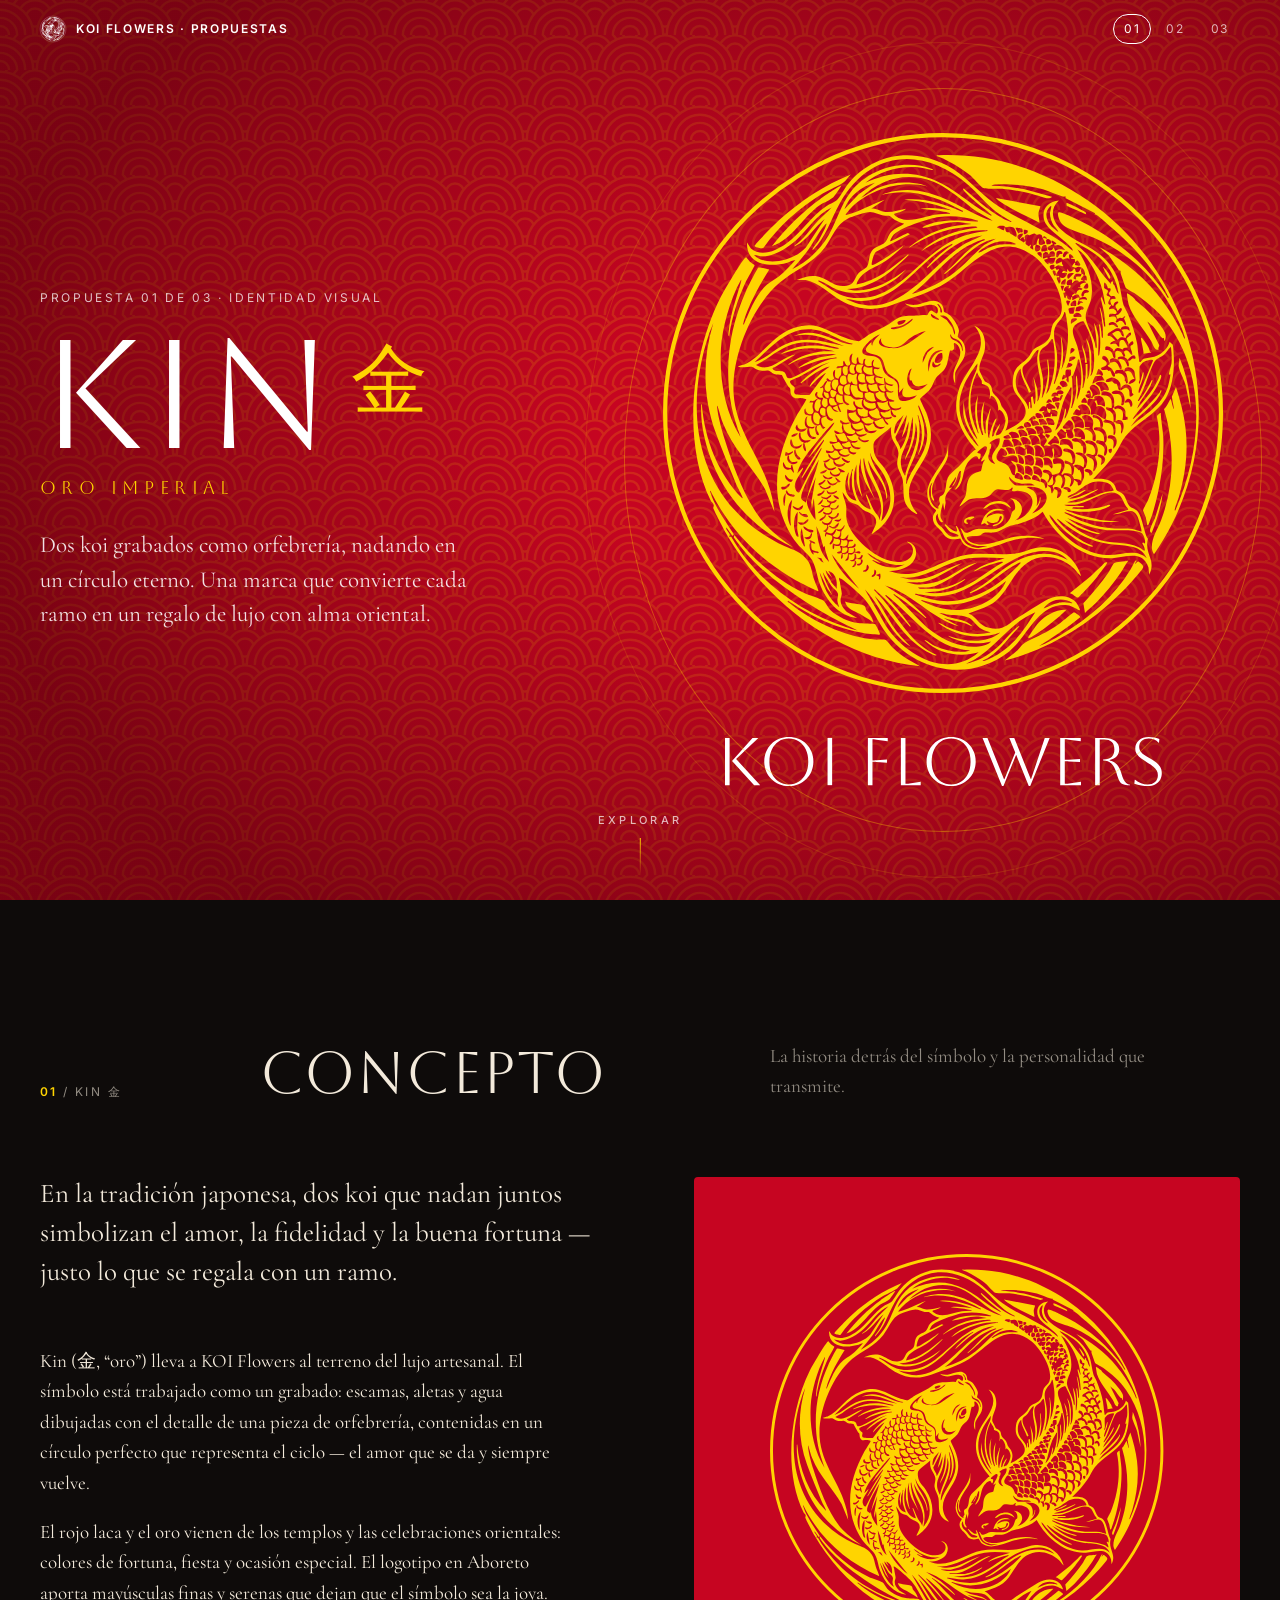
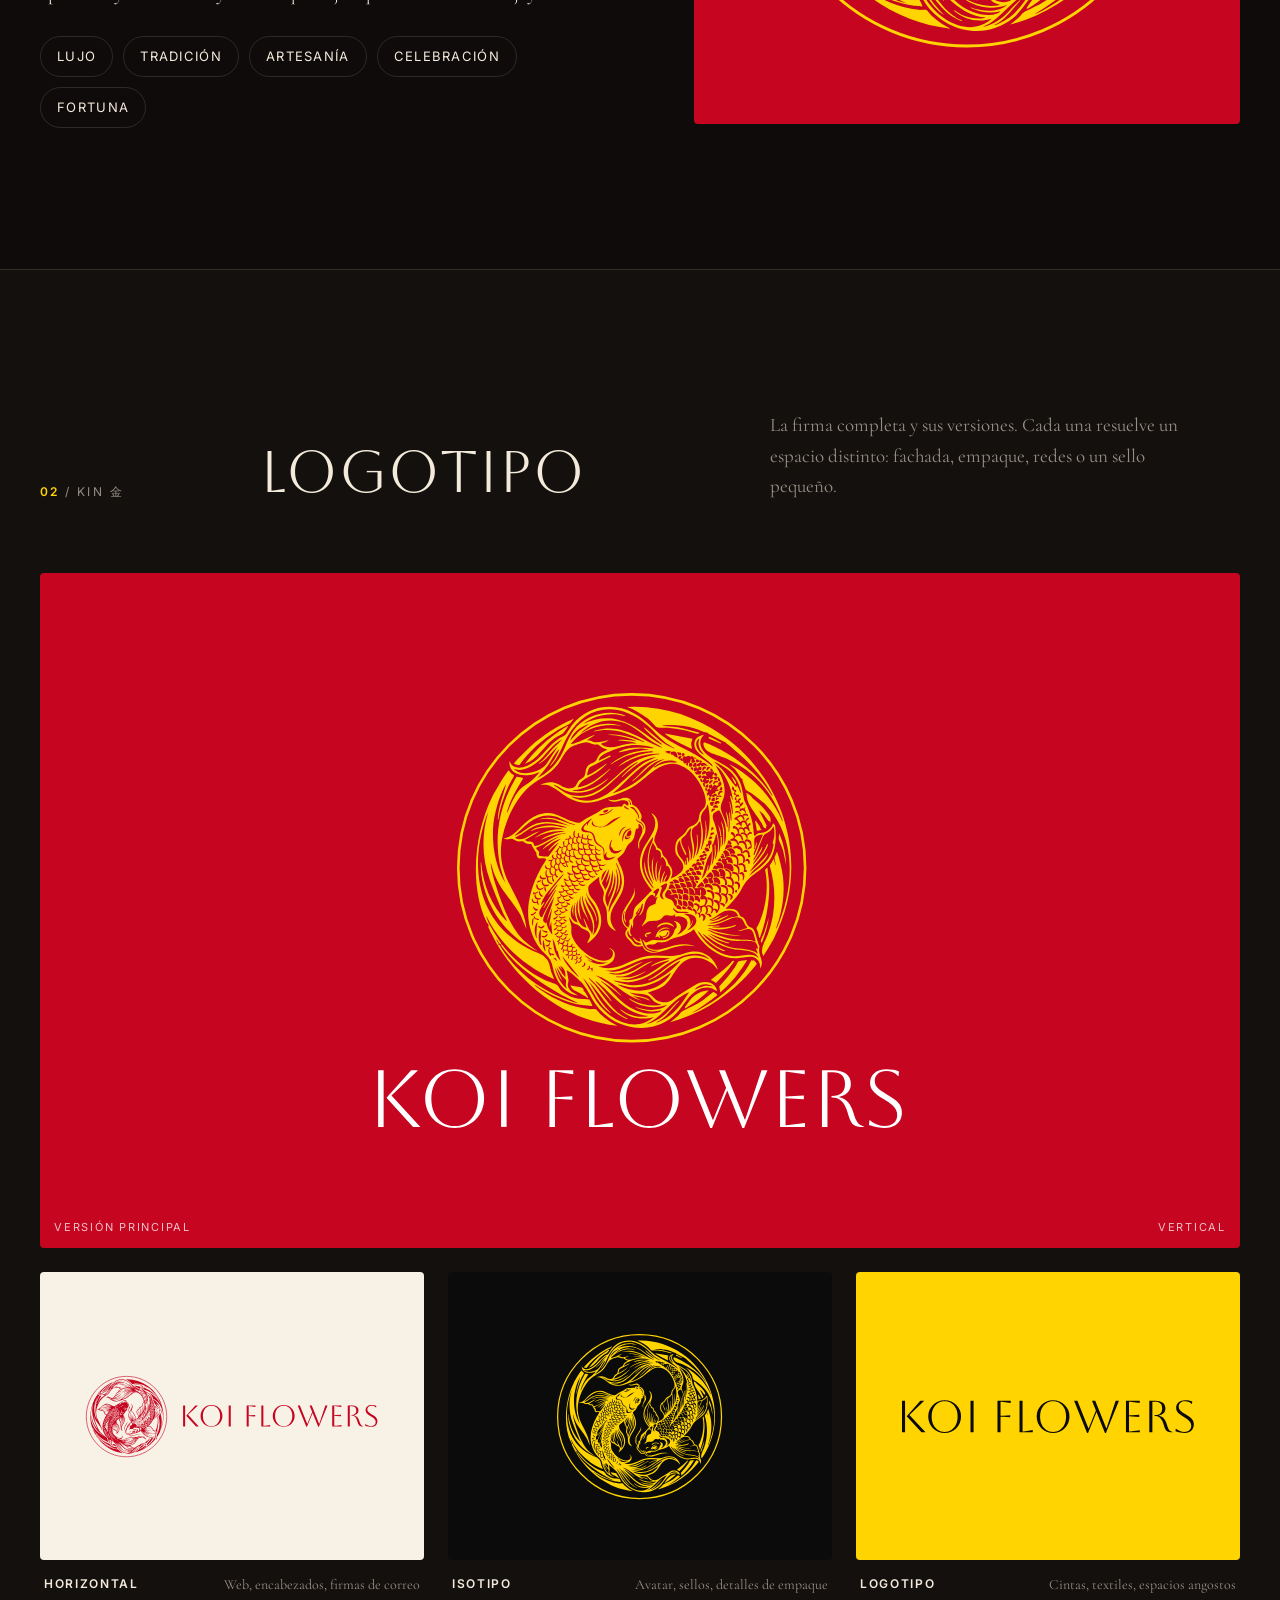
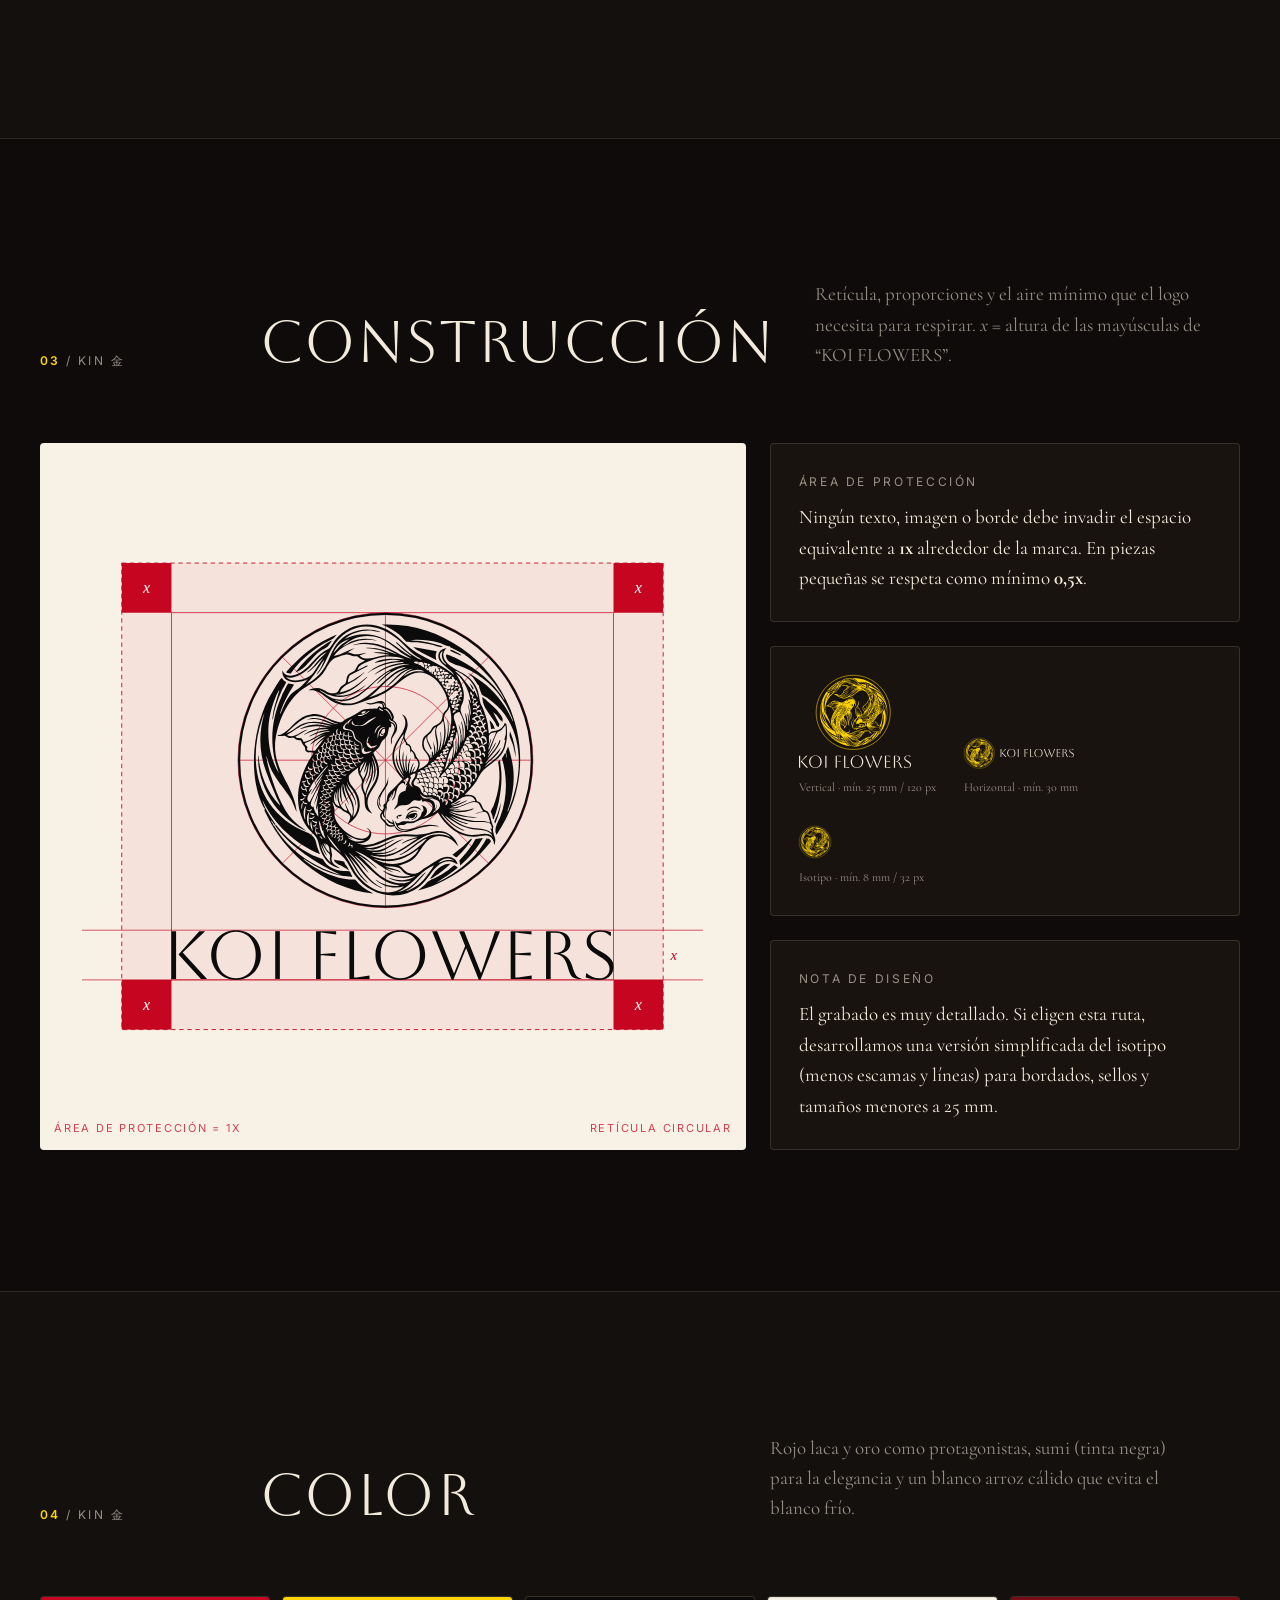
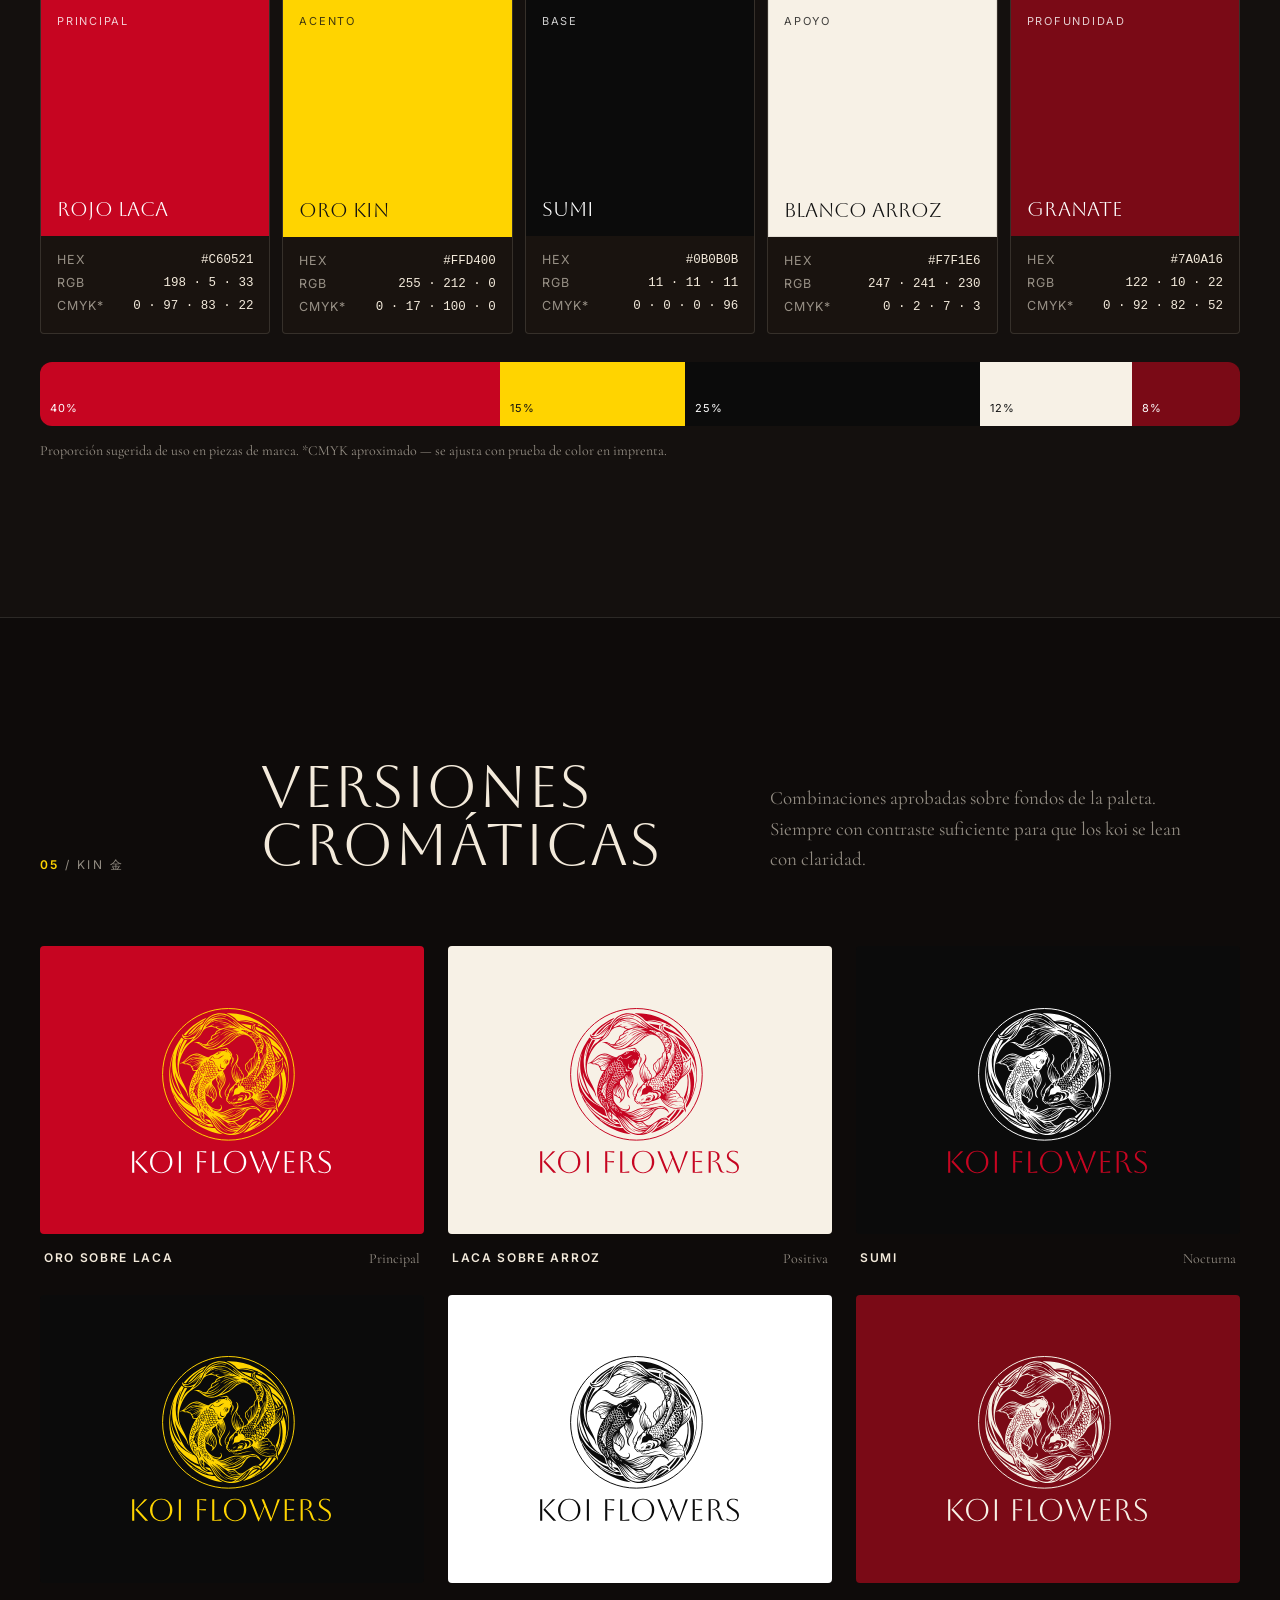
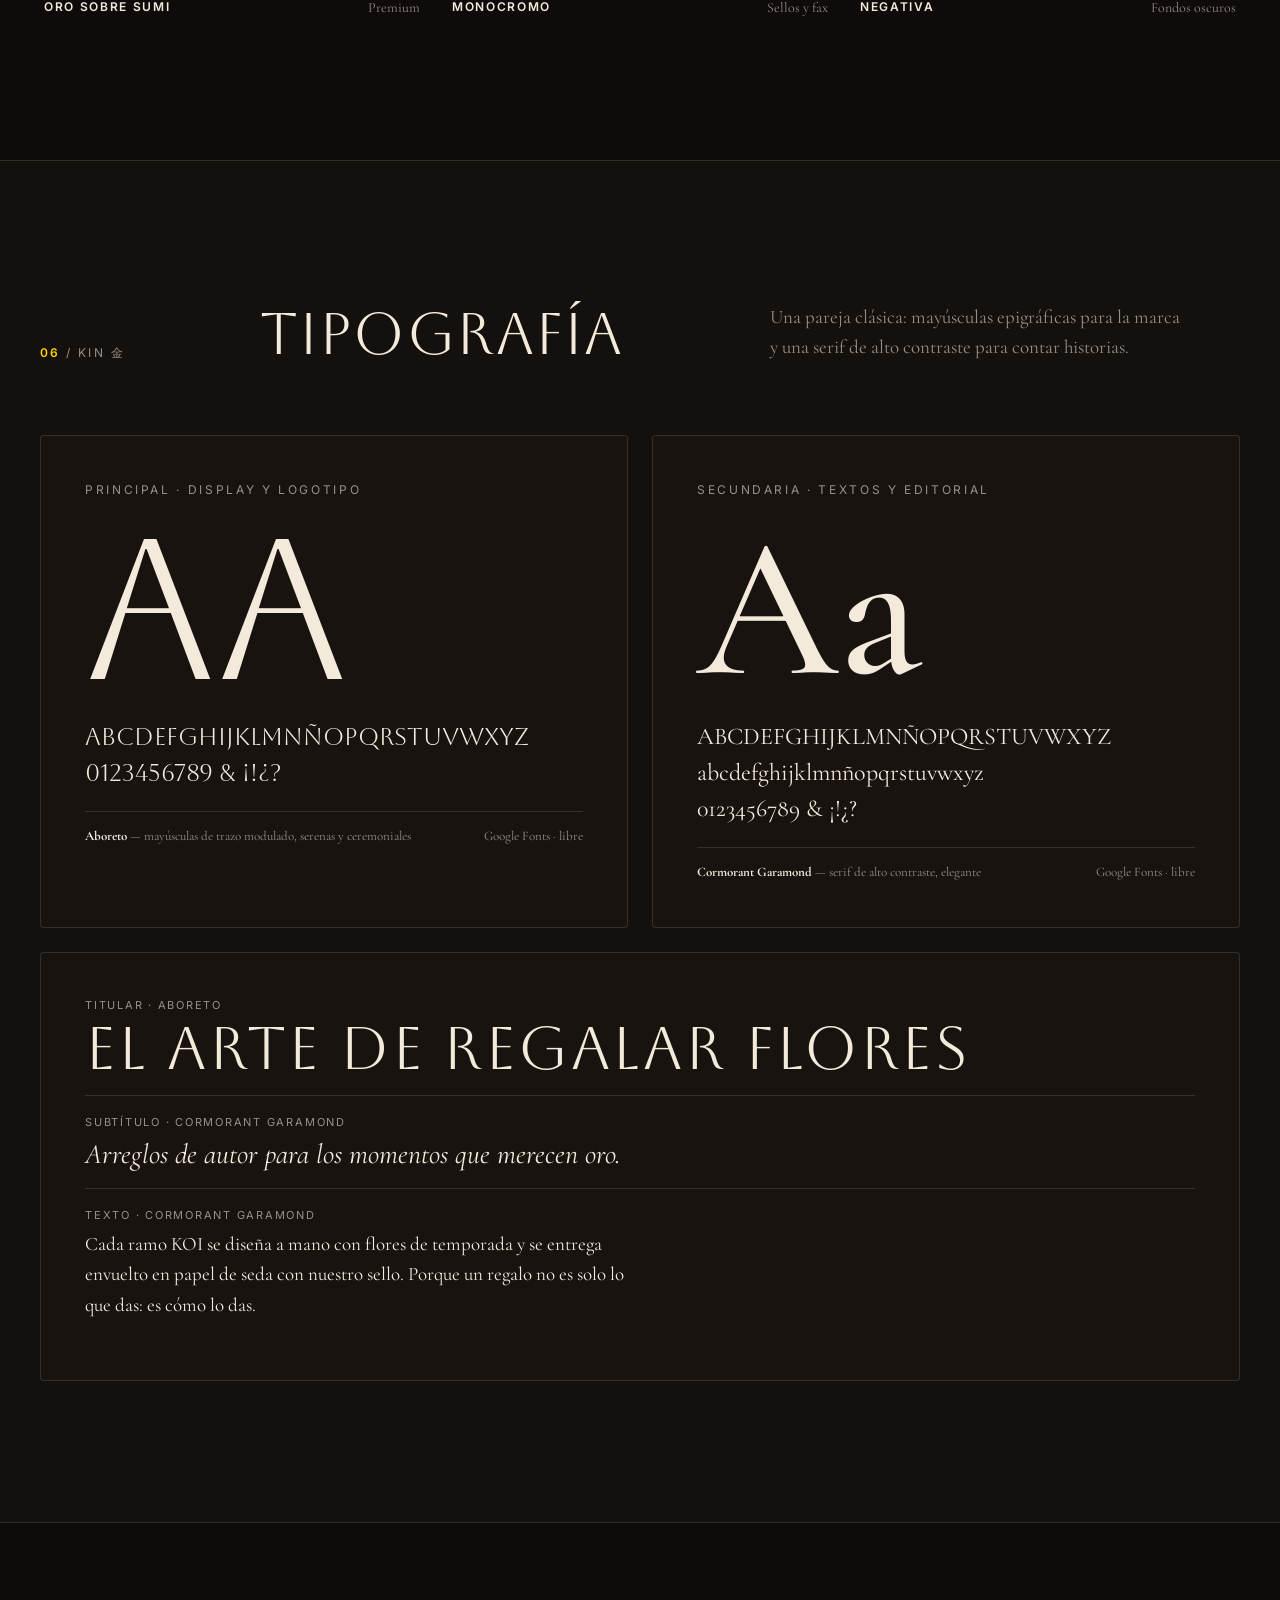
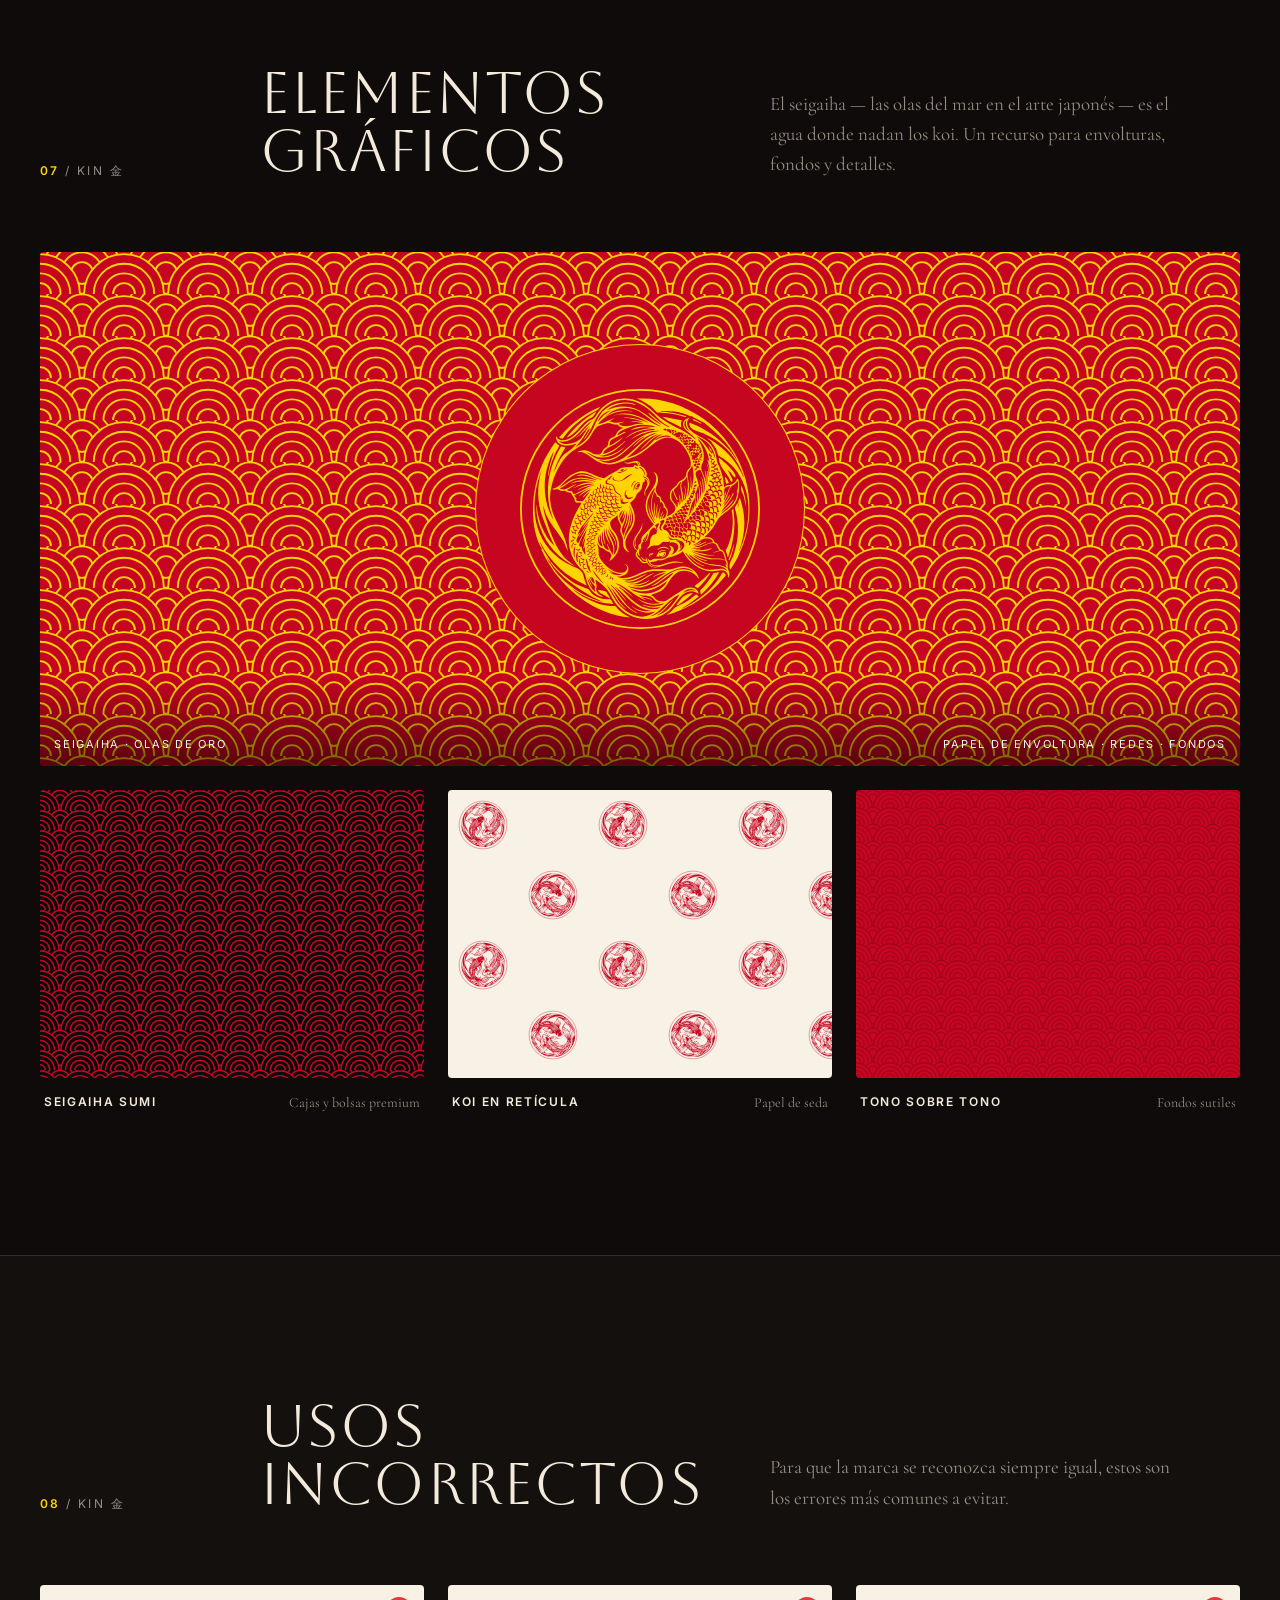
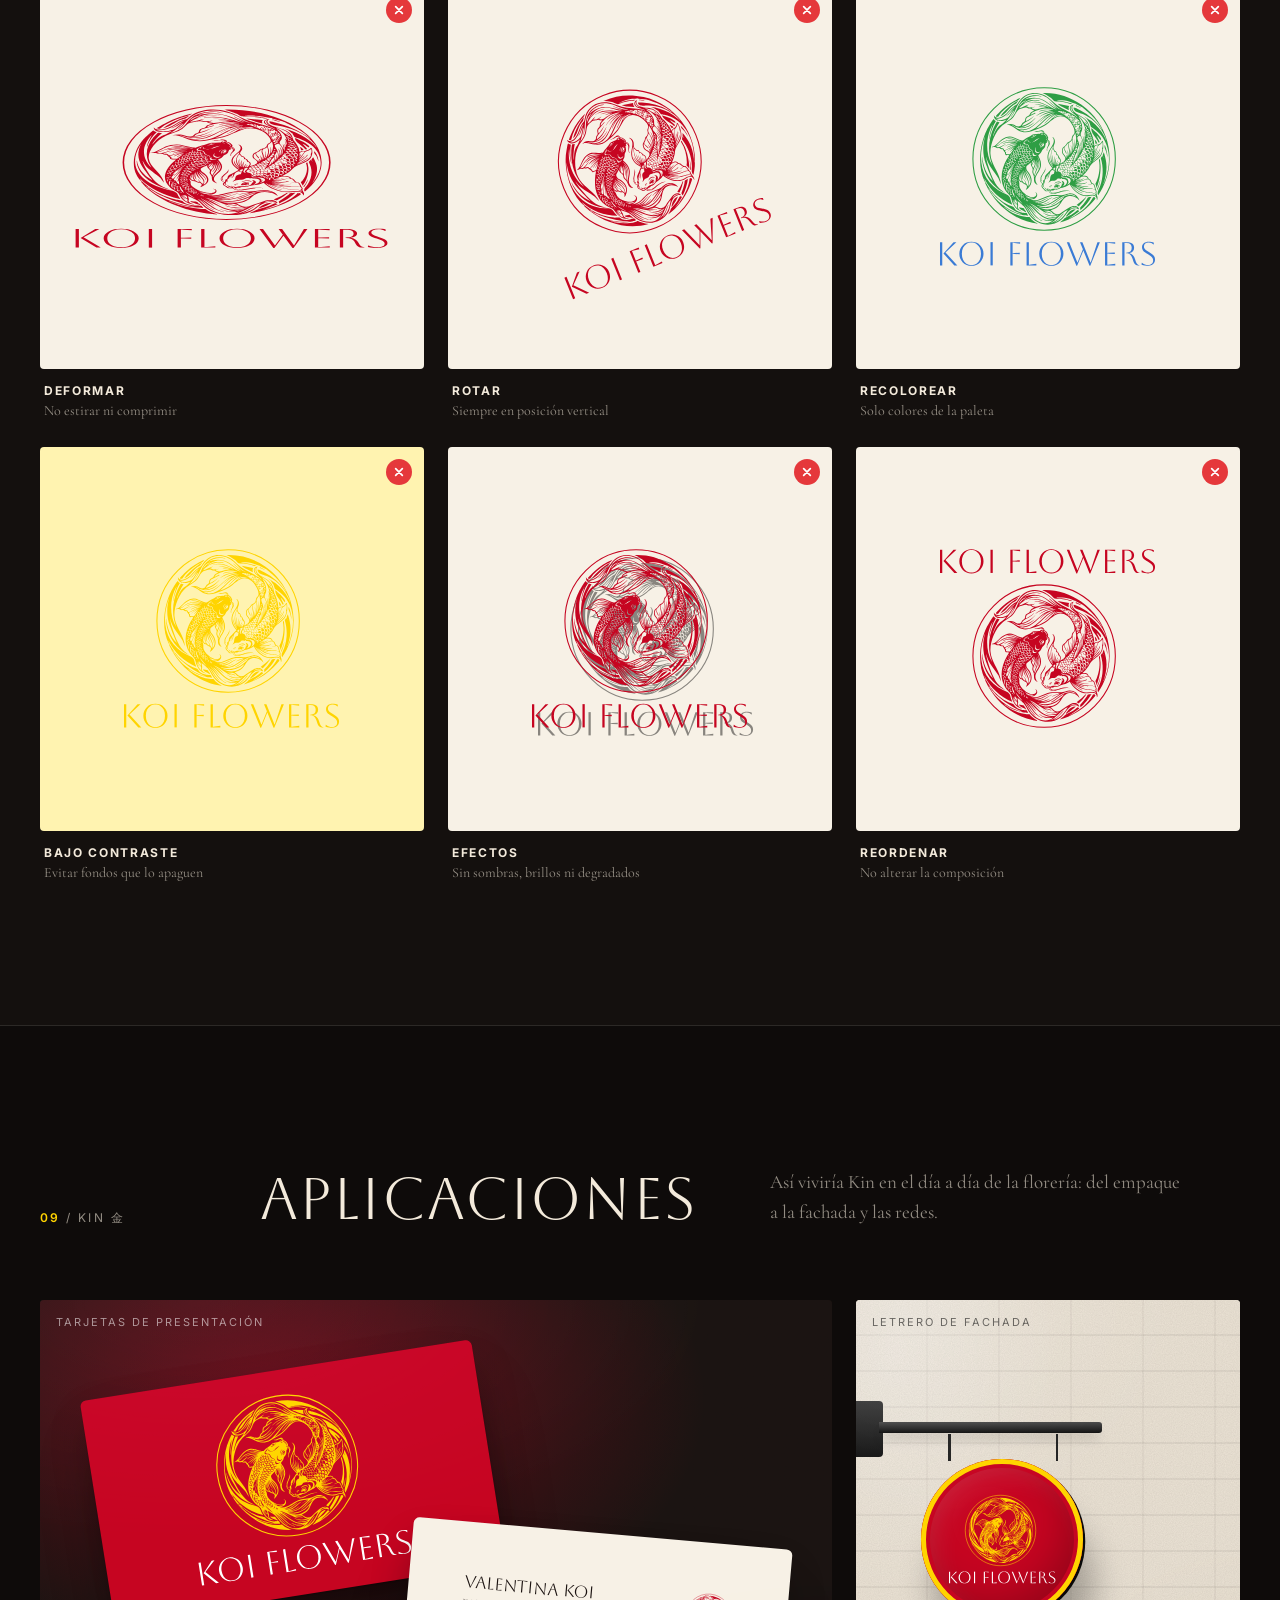
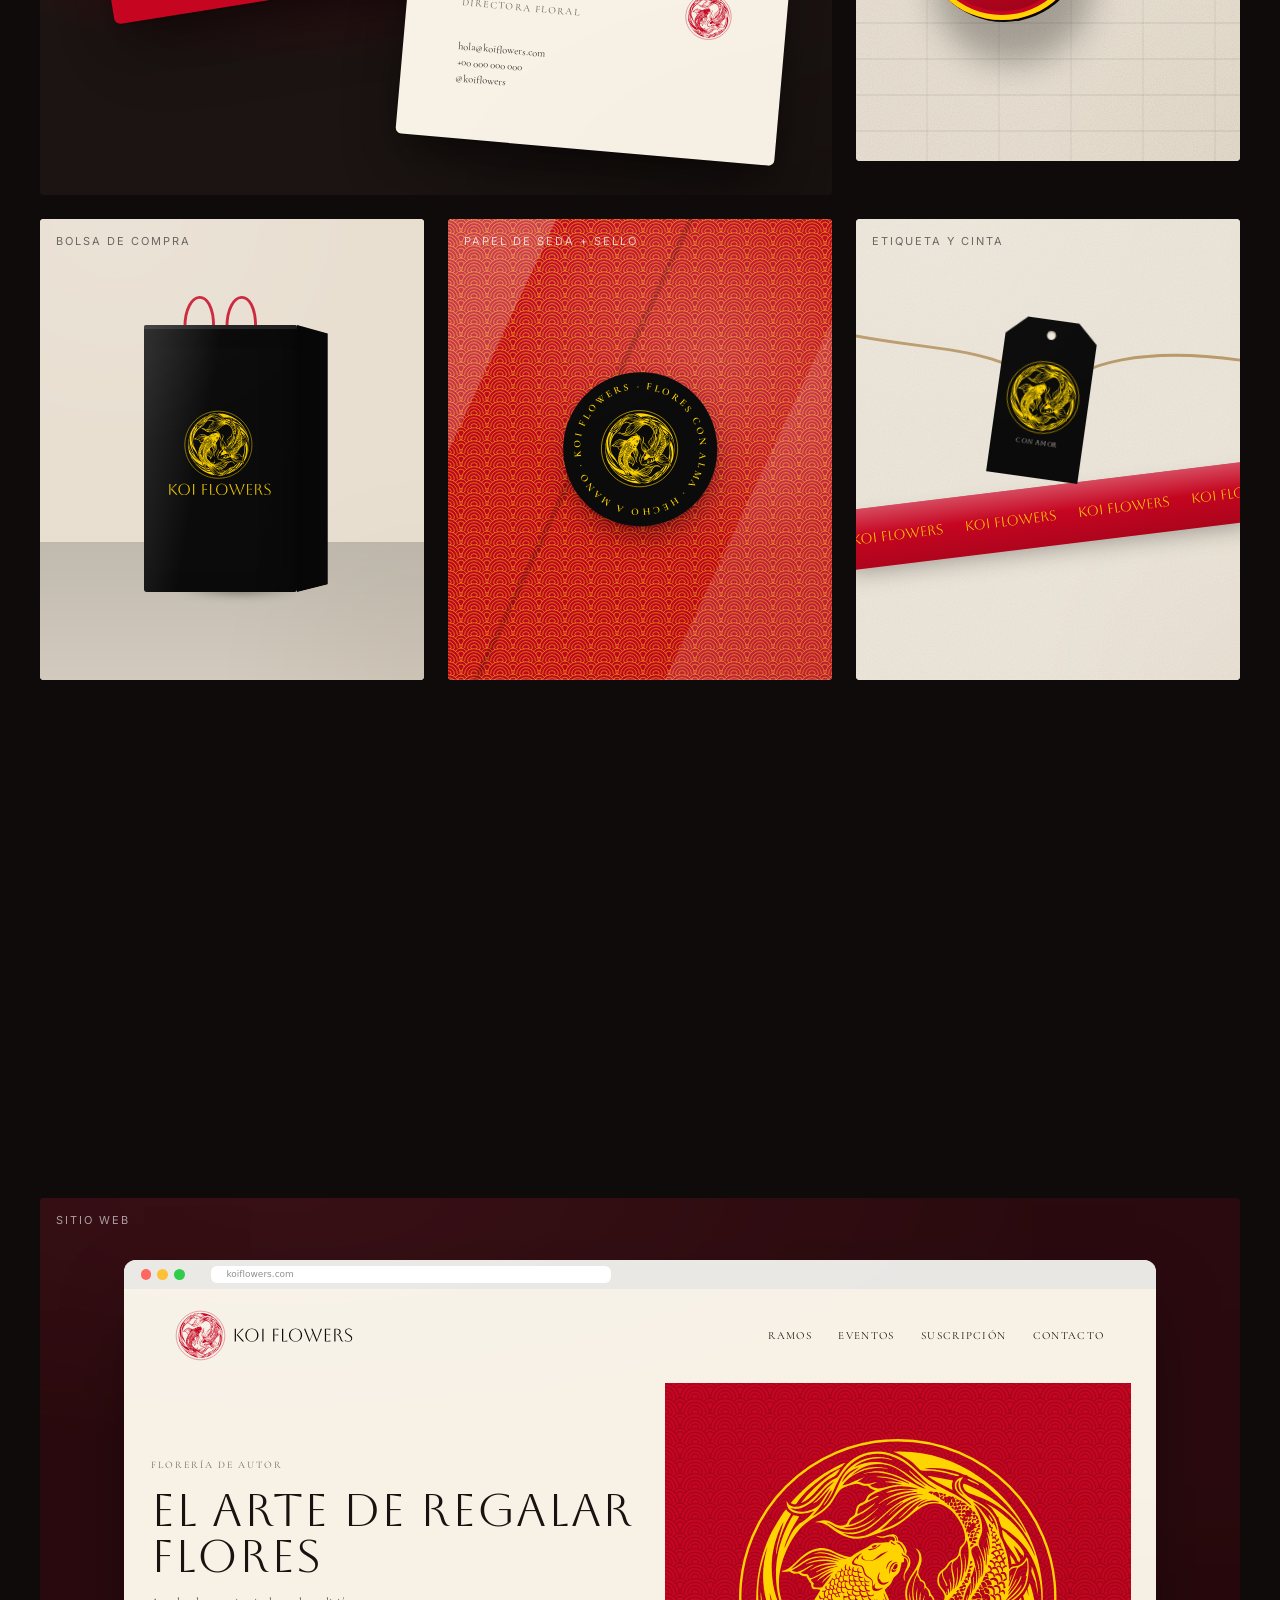
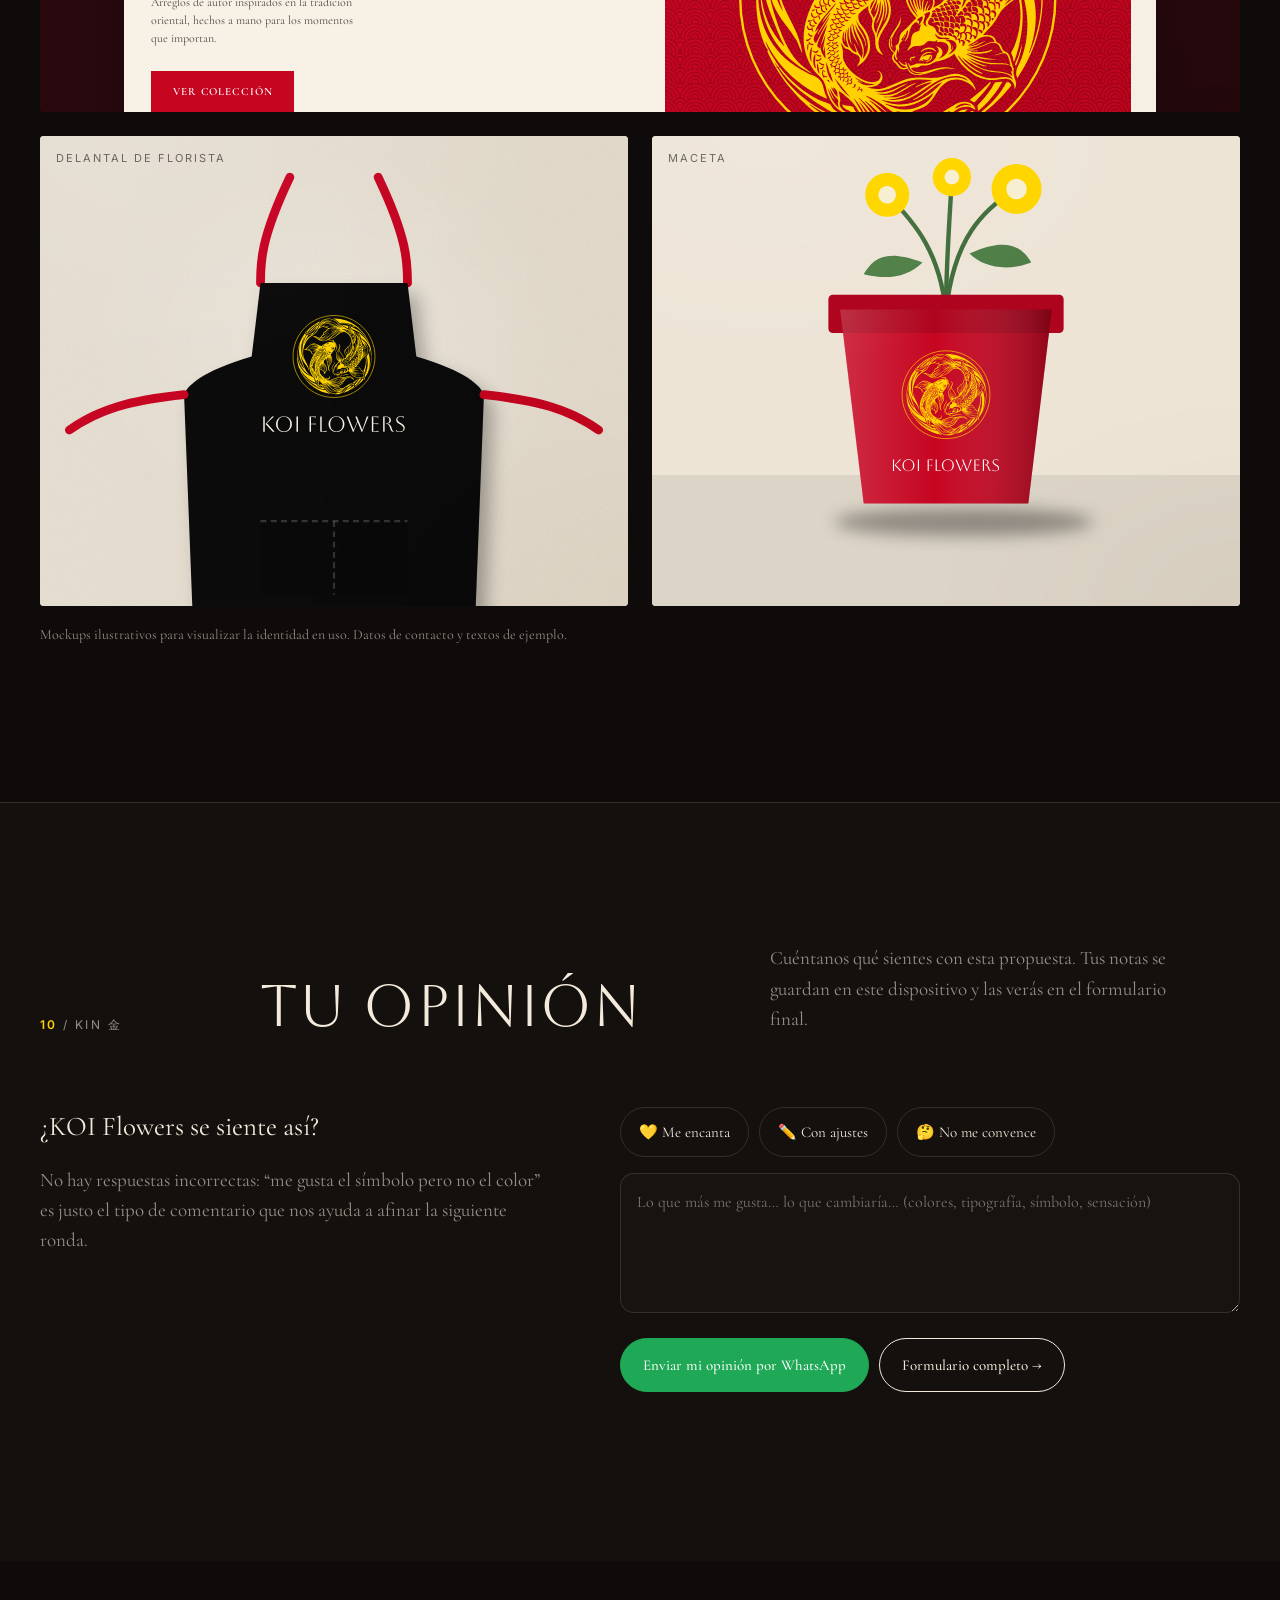
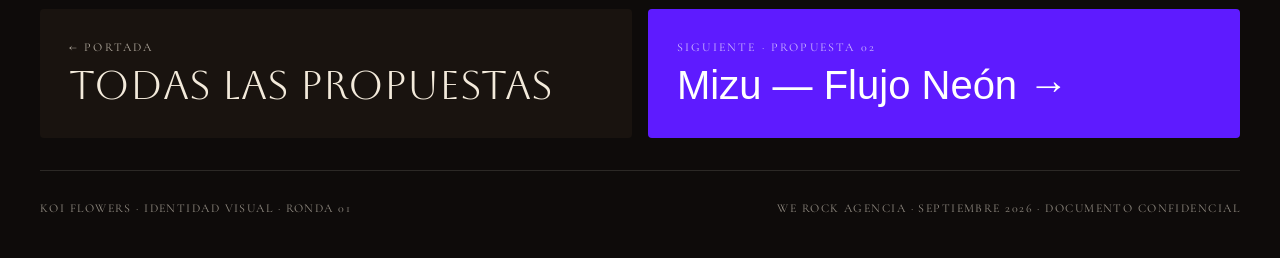
<file: propuesta-01-kin.html>
<!doctype html>
<html lang="es">
<head>
<meta charset="utf-8">
<meta name="viewport" content="width=device-width, initial-scale=1">
<meta name="robots" content="noindex, nofollow">
<title>Propuesta 01 · Kin — KOI Flowers</title>
<meta name="description" content="KOI Flowers · Propuesta de identidad 01: Kin, Oro Imperial.">
<link rel="icon" href="assets/fav-k1.svg" type="image/svg+xml">
<link rel="preconnect" href="https://fonts.googleapis.com">
<link rel="preconnect" href="https://fonts.gstatic.com" crossorigin>
<link href="https://fonts.googleapis.com/css2?family=Aboreto&family=Cormorant+Garamond:ital,wght@0,400;0,500;0,600;1,400;1,500&family=Inter:wght@400;500;600&display=swap" rel="stylesheet">
<link rel="stylesheet" href="assets/core.css">
<style>
  :root {
    --bg: #0E0B0A; --bg2: #14100E; --fg: #F3EADB; --muted: rgba(243,234,219,.58); --line: rgba(243,234,219,.13);
    --card: #19130F; --acc: #FFD400;
    --fD: 'Aboreto', serif; --fB: 'Cormorant Garamond', serif; --fUI: 'Inter', system-ui, sans-serif;
    --dTrack: .02em; --r: 4px;
  }
  body { font-size: 19px; }
  .sec-title { font-size: clamp(30px, 4.6vw, 58px); }
  .sw .chip .nm { font-size: 20px; }

  .hero { min-height: 100svh; position: relative; overflow: hidden; background: #C60521; color: #fff; display: grid; }
  .hero .bg { position: absolute; inset: 0; }
  .hero .vig { position: absolute; inset: 0; background: radial-gradient(70% 70% at 68% 48%, transparent 0 30%, rgba(60,0,8,.55) 100%); }
  .hero .inner { position: relative; display: grid; gap: 40px; align-content: center; padding: 110px 0 90px; }
  @media (min-width: 900px) { .hero .inner { grid-template-columns: 1fr 1.05fr; align-items: center; } }
  .hero h1 { font-family: var(--fD); font-weight: 400; font-size: clamp(64px, 12vw, 168px); line-height: .9; margin: 18px 0 10px; letter-spacing: .04em; }
  .hero h1 span { color: #FFD400; font-family: 'Cormorant Garamond', serif; font-size: .5em; vertical-align: .55em; margin-left: .15em; }
  .hero .tagline { font-family: var(--fD); letter-spacing: .3em; font-size: clamp(14px, 1.6vw, 18px); color: #FFD400; }
  .hero p { max-width: 40ch; font-size: clamp(19px, 1.8vw, 23px); line-height: 1.5; margin: 26px 0 0; color: rgba(255,255,255,.88); }
  .hero .eyebrow { color: rgba(255,255,255,.75); }
  .hero .mark { width: min(100%, 560px); justify-self: center; position: relative; }
  .hero .mark .ring { position: absolute; inset: -7%; border: 1px solid rgba(255,212,0,.35); border-radius: 50%; }
  .hero .mark .ring.r2 { inset: -14%; border-color: rgba(255,212,0,.15); }
  .hero .mark .spin { animation: spin 140s linear infinite; }
  .hero .word { width: 78%; margin: 44px auto 0; }
  .hero .scroll { position: absolute; left: 50%; bottom: 24px; transform: translateX(-50%); font: 500 11px/1 var(--fUI); letter-spacing: .3em; text-transform: uppercase; color: rgba(255,255,255,.7); }
  .hero .scroll::after { content: ""; display: block; width: 1px; height: 38px; margin: 12px auto 0; background: linear-gradient(#FFD400, transparent); animation: floaty 2.4s ease-in-out infinite; }
  .gold-rule { height: 1px; background: linear-gradient(90deg, transparent, #FFD400, transparent); opacity: .5; }
</style>
</head>
<body>
<script src="assets/logos.js"></script>

<header class="topbar" style="--top-fg:#fff">
  <a class="brand" href="index.html" aria-label="Volver a la portada"><span id="tb-sym"></span><span class="lbl">KOI Flowers · Propuestas</span></a>
  <nav aria-label="Propuestas"><a href="propuesta-01-kin.html" aria-current="page">01</a><a href="propuesta-02-mizu.html">02</a><a href="propuesta-03-yuhi.html">03</a></nav>
</header>

<main id="app">
  <section class="hero">
    <div class="bg" id="hero-bg" style="opacity:.16"></div>
    <div class="vig"></div>
    <div class="wrap inner">
      <div>
        <div class="eyebrow">Propuesta 01 de 03 · Identidad visual</div>
        <h1>Kin<span>金</span></h1>
        <div class="tagline">ORO IMPERIAL</div>
        <p>Dos koi grabados como orfebrería, nadando en un círculo eterno. Una marca que convierte cada ramo en un regalo de lujo con alma oriental.</p>
      </div>
      <div class="mark">
        <div class="ring"></div><div class="ring r2"></div>
        <div class="spin" id="hero-sym"></div>
        <div class="word" id="hero-word"></div>
      </div>
    </div>
    <div class="scroll">Explorar</div>
  </section>
</main>

<script src="assets/koi.js"></script>
<script>
const { logo, pattern, fillSvg } = KOI;
document.getElementById('tb-sym').innerHTML = logo('k1', 'sym', { s: 'currentColor' });
document.getElementById('hero-sym').innerHTML = logo('k1', 'sym', { s: '#FFD400' });
document.getElementById('hero-word').innerHTML = logo('k1', 'word', { w: '#fff' });
document.getElementById('hero-bg').innerHTML = fillSvg(pattern('seigaiha', '#C60521', '#FFD400', 70));

const RED = '#C60521', GOLD = '#FFD400', SUMI = '#0B0B0B', RICE = '#F7F1E6', GARNET = '#7A0A16';

KOI.renderUniverse({
  k: 'k1',
  name: 'Kin 金',
  concept: {
    intro: 'La historia detrás del símbolo y la personalidad que transmite.',
    leadFont: "'Cormorant Garamond', serif",
    text: [
      'En la tradición japonesa, dos koi que nadan juntos simbolizan el amor, la fidelidad y la buena fortuna — justo lo que se regala con un ramo.',
      'Kin (金, “oro”) lleva a KOI Flowers al terreno del lujo artesanal. El símbolo está trabajado como un grabado: escamas, aletas y agua dibujadas con el detalle de una pieza de orfebrería, contenidas en un círculo perfecto que representa el ciclo — el amor que se da y siempre vuelve.',
      'El rojo laca y el oro vienen de los templos y las celebraciones orientales: colores de fortuna, fiesta y ocasión especial. El logotipo en Aboreto aporta mayúsculas finas y serenas que dejan que el símbolo sea la joya.',
    ],
    keywords: ['Lujo', 'Tradición', 'Artesanía', 'Celebración', 'Fortuna'],
    stage: { bg: RED, s: GOLD },
  },
  lockup: {
    bg: RED, s: GOLD, w: '#FFFFFF',
    alt: { bg: RICE, s: RED, w: RED },
    alt2: { bg: SUMI, s: GOLD },
    alt3: { bg: GOLD, w: SUMI },
  },
  build: {
    bg: RICE, guide: RED, zone: 'rgba(198,5,33,.06)', s: SUMI, w: SUMI, mod: RED, modInk: '#fff', s2: GOLD, w2: '#F3EADB',
    note: 'El grabado es muy detallado. Si eligen esta ruta, desarrollamos una versión simplificada del isotipo (menos escamas y líneas) para bordados, sellos y tamaños menores a 25 mm.',
  },
  colorIntro: 'Rojo laca y oro como protagonistas, sumi (tinta negra) para la elegancia y un blanco arroz cálido que evita el blanco frío.',
  palette: [
    { id: 'red', name: 'Rojo Laca', hex: RED, role: 'Principal', share: 40 },
    { id: 'gold', name: 'Oro Kin', hex: GOLD, role: 'Acento', share: 15 },
    { id: 'sumi', name: 'Sumi', hex: SUMI, role: 'Base', share: 25 },
    { id: 'rice', name: 'Blanco Arroz', hex: RICE, role: 'Apoyo', share: 12 },
    { id: 'garnet', name: 'Granate', hex: GARNET, role: 'Profundidad', share: 8 },
  ],
  variants: [
    { bg: RED, s: GOLD, w: '#fff', label: 'Oro sobre laca', note: 'Principal' },
    { bg: RICE, s: RED, w: RED, label: 'Laca sobre arroz', note: 'Positiva' },
    { bg: SUMI, s: '#fff', w: RED, label: 'Sumi', note: 'Nocturna' },
    { bg: SUMI, s: GOLD, w: GOLD, label: 'Oro sobre sumi', note: 'Premium' },
    { bg: '#fff', s: SUMI, w: SUMI, label: 'Monocromo', note: 'Sellos y fax' },
    { bg: GARNET, s: RICE, w: RICE, label: 'Negativa', note: 'Fondos oscuros' },
  ],
  type: {
    intro: 'Una pareja clásica: mayúsculas epigráficas para la marca y una serif de alto contraste para contar historias.',
    d: { name: 'Aboreto', css: "'Aboreto', serif", role: 'Display y logotipo', note: 'mayúsculas de trazo modulado, serenas y ceremoniales', src: 'Google Fonts · libre', lower: false, track: '.04em' },
    b: { name: 'Cormorant Garamond', css: "'Cormorant Garamond', serif", role: 'Textos y editorial', note: 'serif de alto contraste, elegante', src: 'Google Fonts · libre', w: 500, subStyle: 'font-style:italic' },
    sample: {
      h: 'El arte de regalar flores',
      s: 'Arreglos de autor para los momentos que merecen oro.',
      p: 'Cada ramo KOI se diseña a mano con flores de temporada y se entrega envuelto en papel de seda con nuestro sello. Porque un regalo no es solo lo que das: es cómo lo das.',
    },
  },
  patternIntro: 'El seigaiha — las olas del mar en el arte japonés — es el agua donde nadan los koi. Un recurso para envolturas, fondos y detalles.',
  patterns: [
    { name: 'Seigaiha · olas de oro', args: ['seigaiha', RED, GOLD, 84, 0.022], capColor: '#fff' },
    { name: 'Seigaiha sumi', args: ['seigaiha', SUMI, RED, 40], note: 'Cajas y bolsas premium' },
    { name: 'Koi en retícula', args: ['koiGrid', 'k1', RICE, RED, 140], note: 'Papel de seda' },
    { name: 'Tono sobre tono', args: ['seigaiha', RED, '#A0041A', 34], note: 'Fondos sutiles' },
  ],
  patternOverlay: () => `<div class="abs" style="inset:0;display:grid;place-items:center"><div style="width:min(30%,300px);aspect-ratio:1;border-radius:50%;background:${RED};padding:2.5%;box-shadow:0 0 0 14px ${RED}, 0 0 0 15px ${GOLD}">${logo('k1', 'sym', { s: GOLD })}</div></div>`,
  dont: { bg: RICE, s: RED, w: RED, low: GOLD, lowBg: '#FFF3B0' },
  mockIntro: 'Así viviría Kin en el día a día de la florería: del empaque a la fachada y las redes.',
  mock: {
    k: 'k1', pri: RED, s: GOLD, w: '#fff', paper: RICE, paperS: RED, paperW: RED, accent: GOLD, ink: '#1a1210', dark: SUMI,
    surf: '#E9E1D3', fD: "'Aboreto', serif", fB: "'Cormorant Garamond', serif", dTrack: '.03em',
    handle: '@koiflowers', bio: 'Florería de autor · Arreglos para celebrar<br>Envíos el mismo día ✦',
    pat: ['seigaiha', RED, GOLD, 26, 0.02],
    headline: 'El arte de regalar flores', sub: 'Arreglos de autor inspirados en la tradición oriental, hechos a mano para los momentos que importan.', cta: 'VER COLECCIÓN',
    btnR: '0', heroR: '0',
    webArt: () => `${fillSvg(pattern('seigaiha', RED, '#A0041A', 30))}<div class="abs" style="inset:16%">${logo('k1', 'sym', { s: GOLD })}</div>`,
    grid: [
      { type: 'sym', bg: RED, fg: GOLD },
      { type: 'txt', bg: RICE, fg: RED, txt: 'EL ARTE<br>DE REGALAR' },
      { type: 'pat' },
      { type: 'word', bg: SUMI, fg: GOLD },
      { type: 'full', bg: RICE, fg: RED },
      { type: 'sym', bg: SUMI, fg: '#fff' },
      { type: 'txt', bg: GOLD, fg: SUMI, txt: 'SAN VALENTÍN<br>14 · 02' },
      { type: 'pat' },
      { type: 'sym', bg: GARNET, fg: GOLD },
    ],
  },
  mocks: [
    ['cards', 'w4', 'Tarjetas de presentación', { surf: '#1b1412', lbl: 'rgba(255,255,255,.55)', surfHi: 'rgba(198,5,33,.45)' }],
    ['sign', 'w2', 'Letrero de fachada', { wall: '#EDE4D6' }],
    ['bag', 'w2', 'Bolsa de compra', { surf: '#E8DFD1', bag: SUMI, bagS: GOLD, bagW: GOLD, handle2: RED }],
    ['sticker', 'w2', 'Papel de seda + sello', { stk: SUMI, stkS: GOLD, stkW: GOLD, lbl: 'rgba(255,255,255,.75)' }],
    ['tag', 'w2', 'Etiqueta y cinta', { surf: '#EFE8DC', ribbon: RED, ribbonW: GOLD, tag: SUMI, tagS: GOLD, tagW: RICE, tagText: 'CON AMOR' }],
    ['insta', 'w3', 'Instagram', { surf: RED, glow: 'rgba(255,212,0,.35)', lbl: 'rgba(255,255,255,.75)' }],
    ['box', 'w3', 'Caja de flores', { surf: '#E6DDCF', box: SUMI, ribbon: RED, seal: GOLD, sealS: RED, sealW: SUMI }],
    ['web', 'w6', 'Sitio web', { surf: '#2a0a0e', lbl: 'rgba(255,255,255,.6)', webBg: RICE, webInk: '#1a1210', webS: RED, webW: SUMI, webBtn: RED }],
    ['apron', 'w3', 'Delantal de florista', { surf: '#E9E1D3', apron: SUMI, strap: RED, apronS: GOLD, apronW: RICE }],
    ['pot', 'w3', 'Maceta', { surf: '#EDE4D6', pot: RED, potS: GOLD, potW: '#fff', flower1: GOLD, flower2: RICE }],
  ],
  nav: [
    { href: 'index.html', small: '← Portada', title: 'Todas las propuestas', bg: '#19130F', fg: '#F3EADB', font: "'Aboreto', serif" },
    { href: 'propuesta-02-mizu.html', small: 'Siguiente · Propuesta 02', title: 'Mizu — Flujo Neón →', bg: '#5E1BFF', fg: '#fff', font: "'Poppins', sans-serif" },
  ],
});
</script>
</body>
</html>
</file>
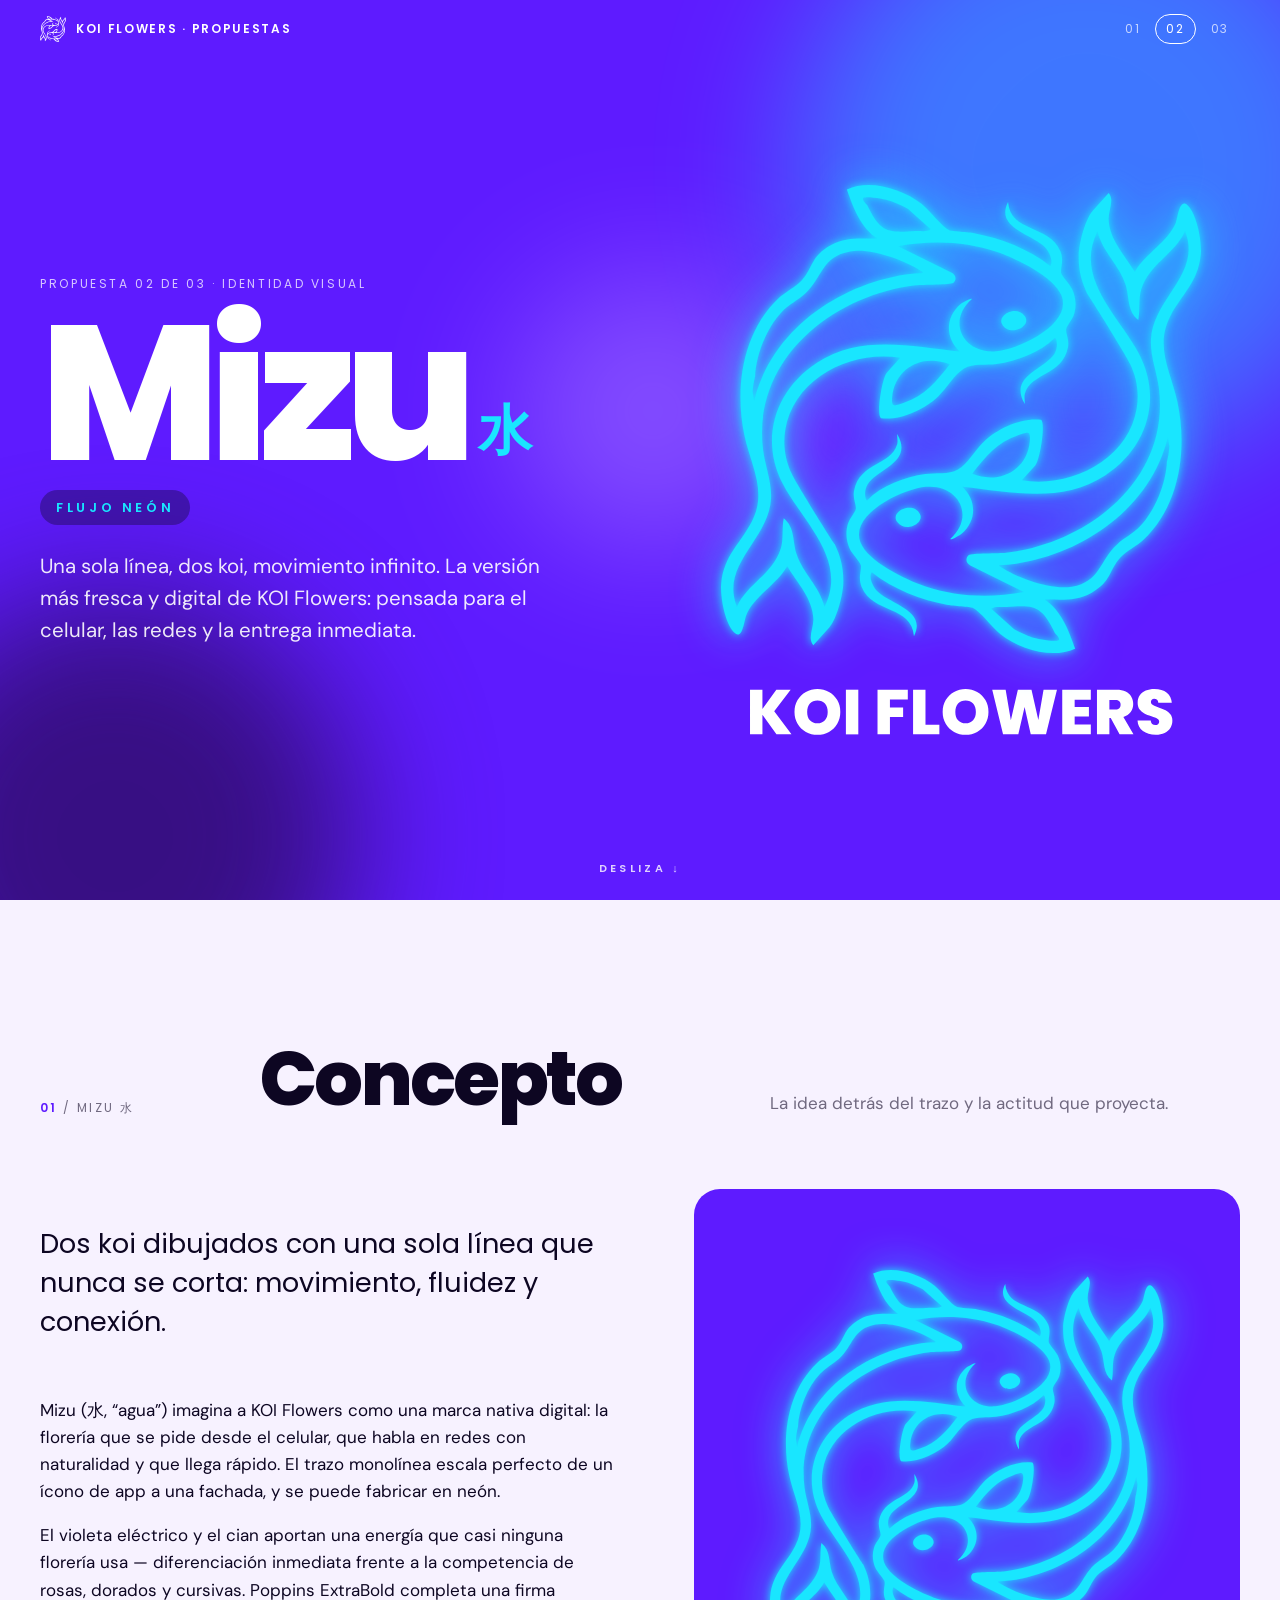
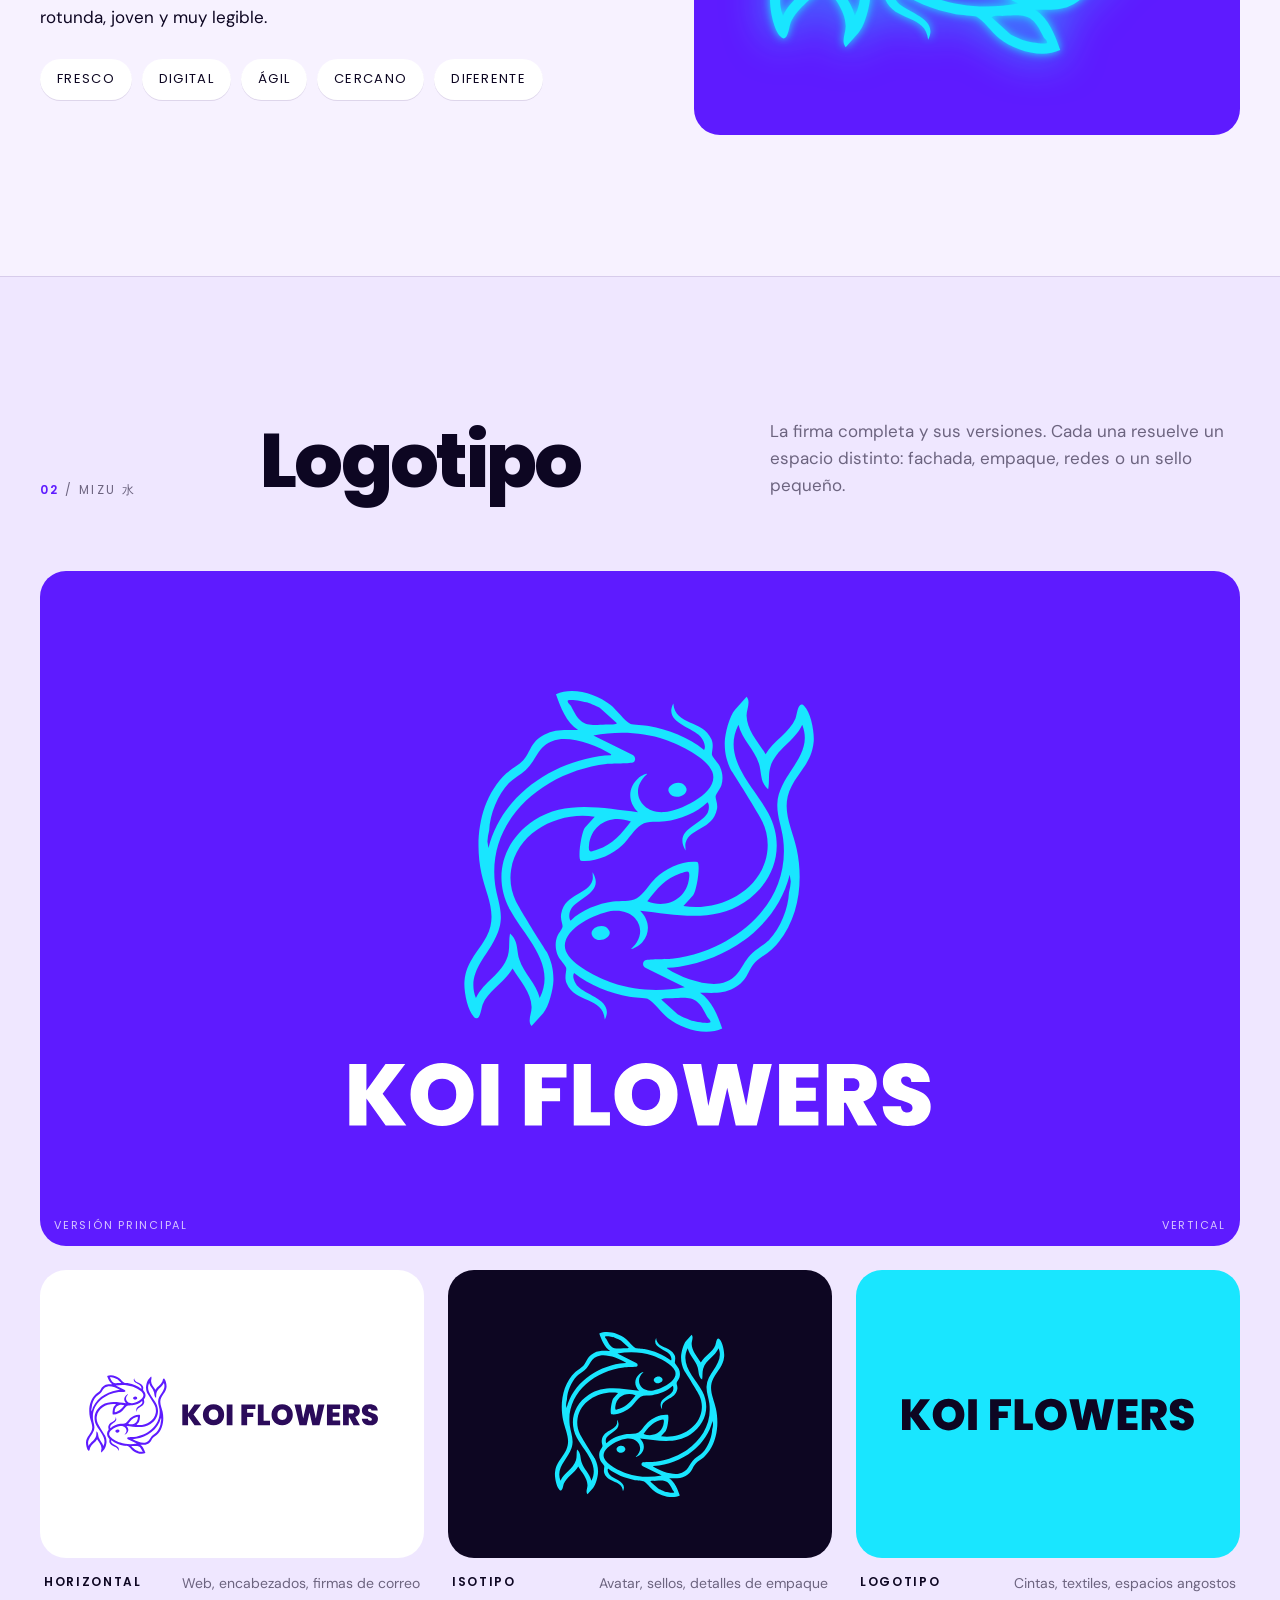
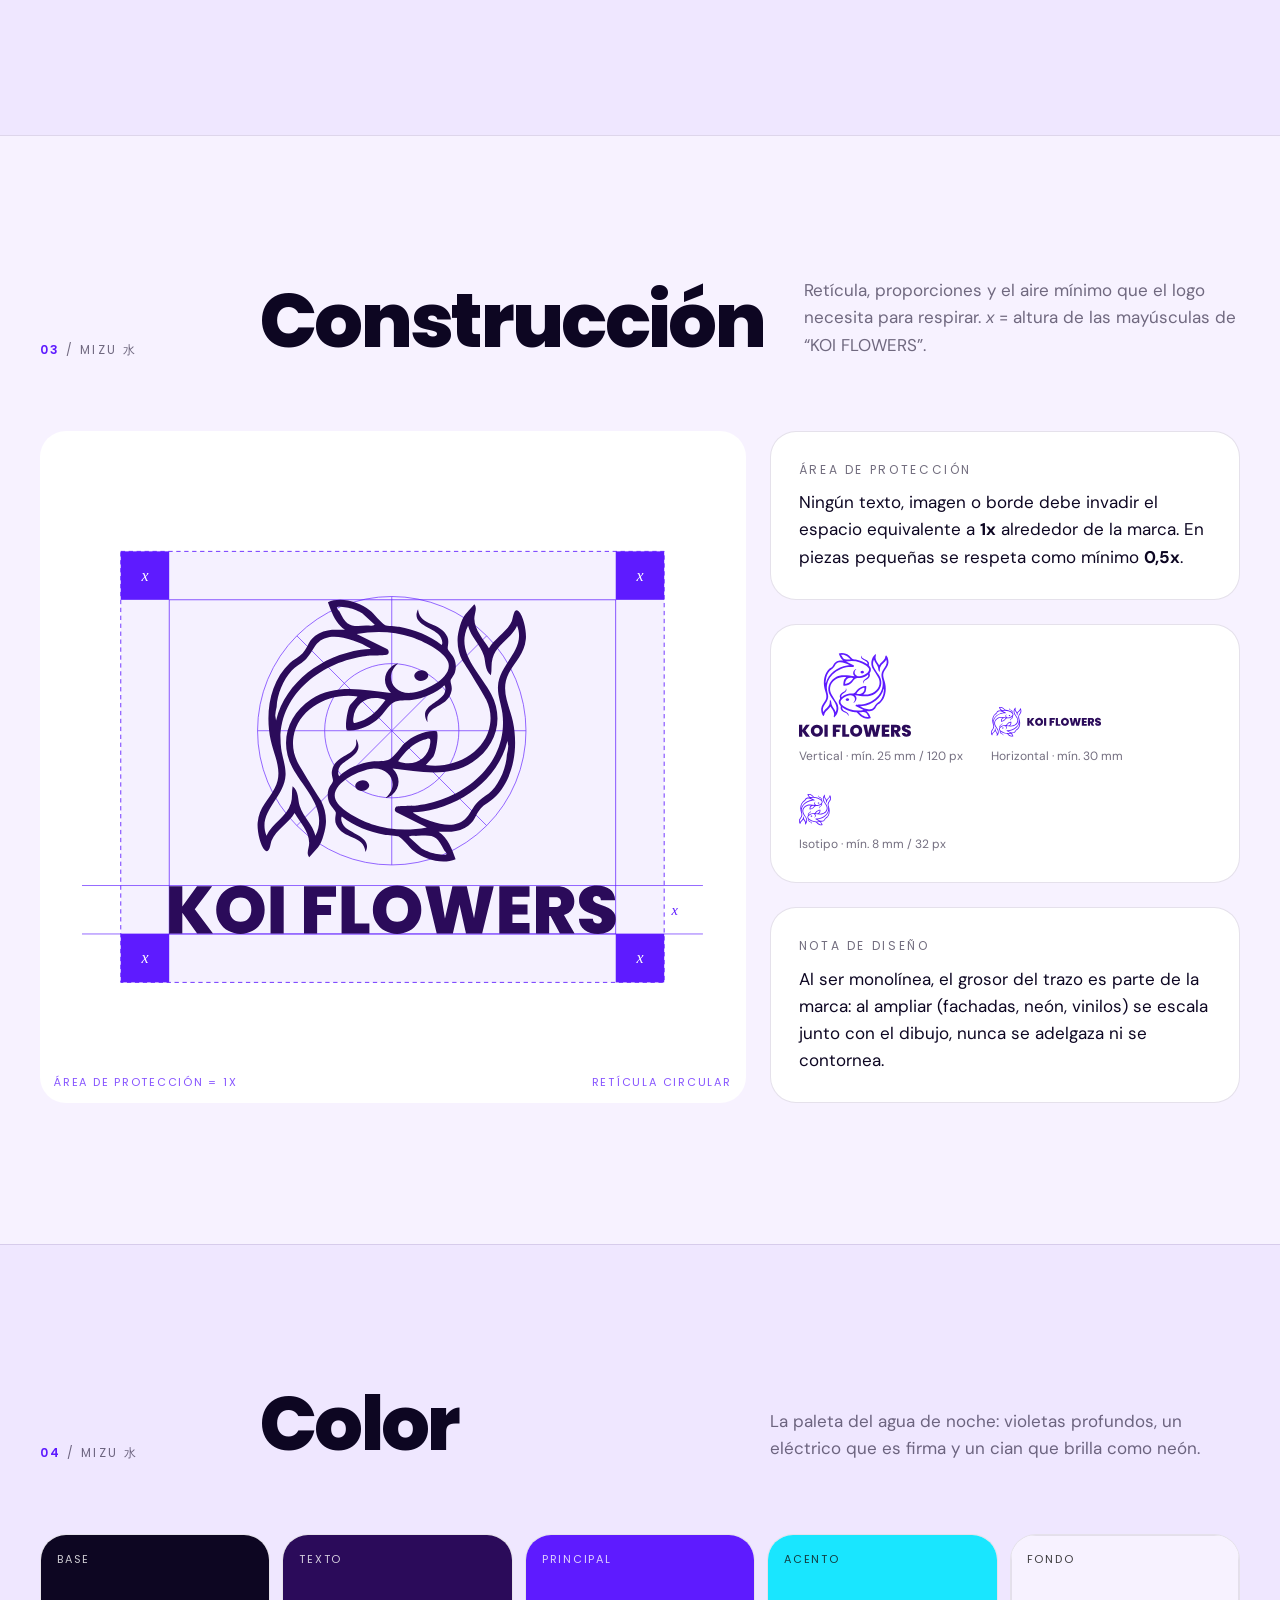
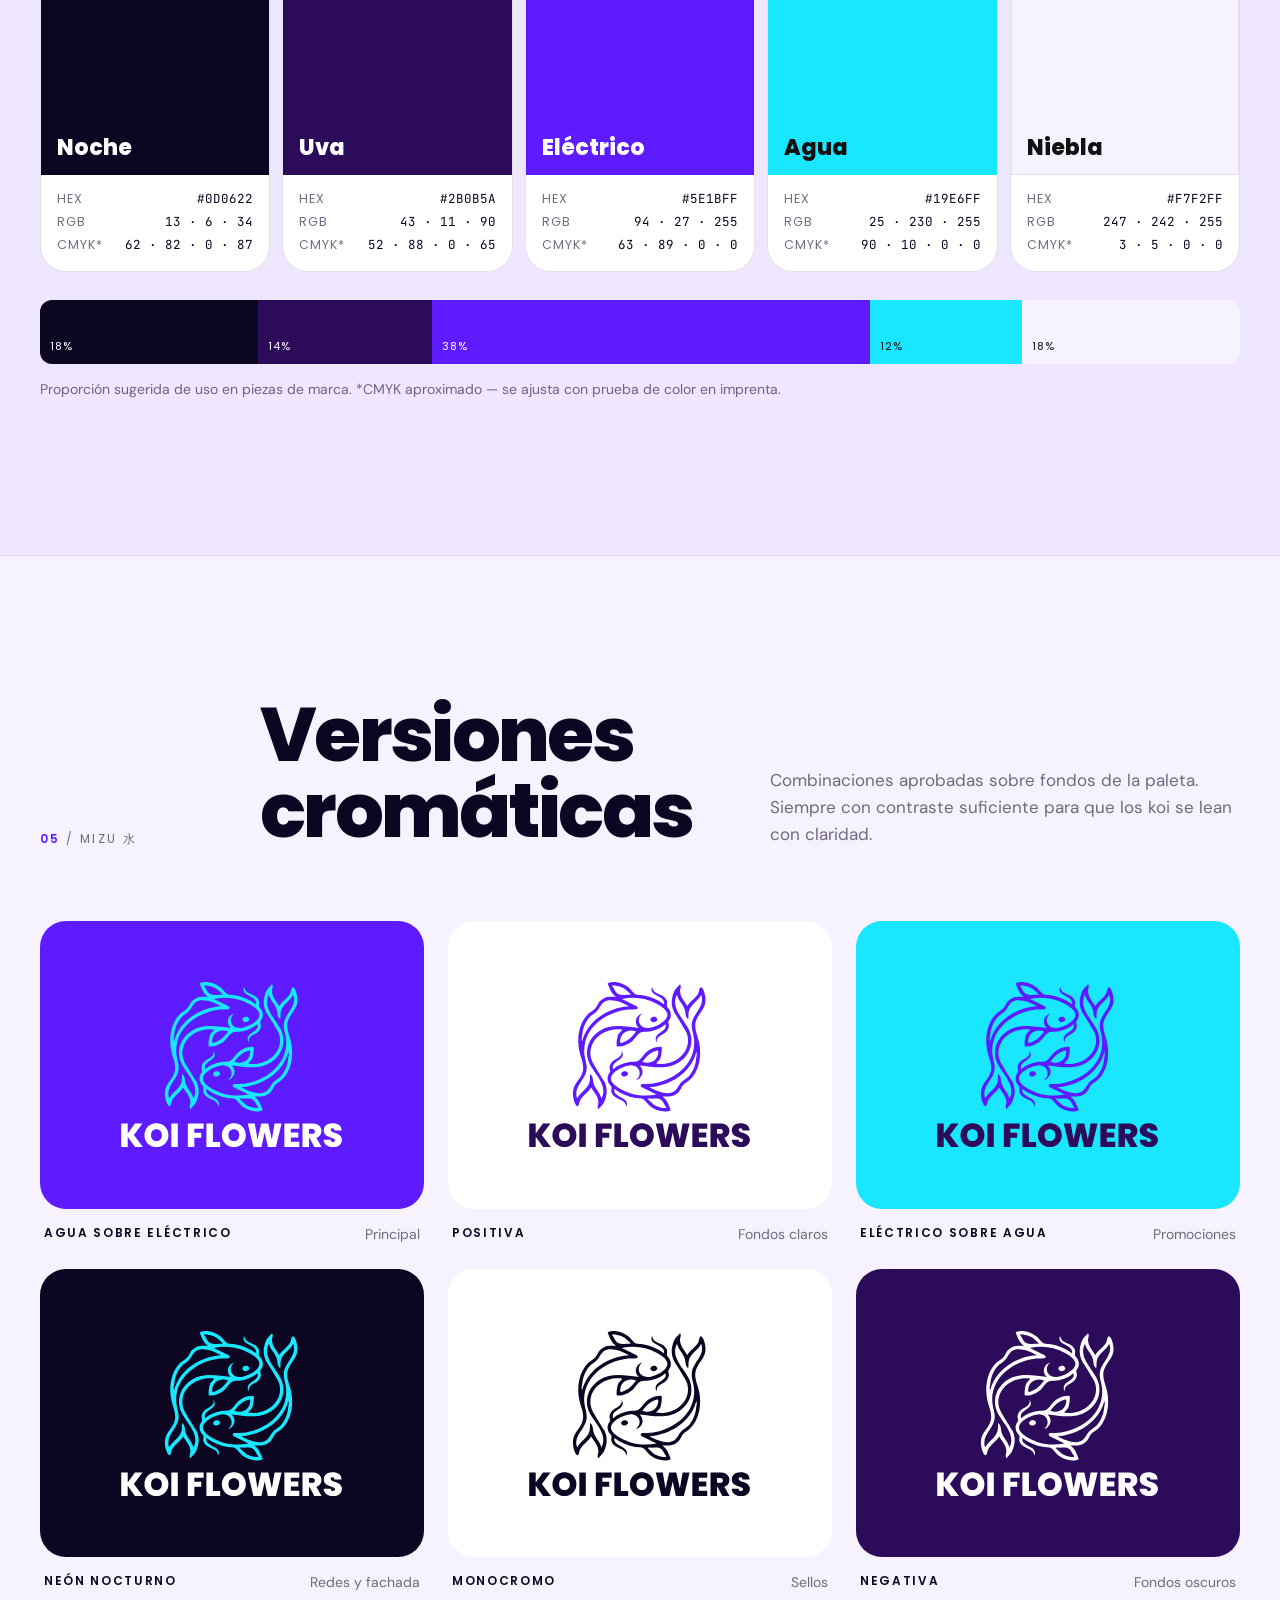
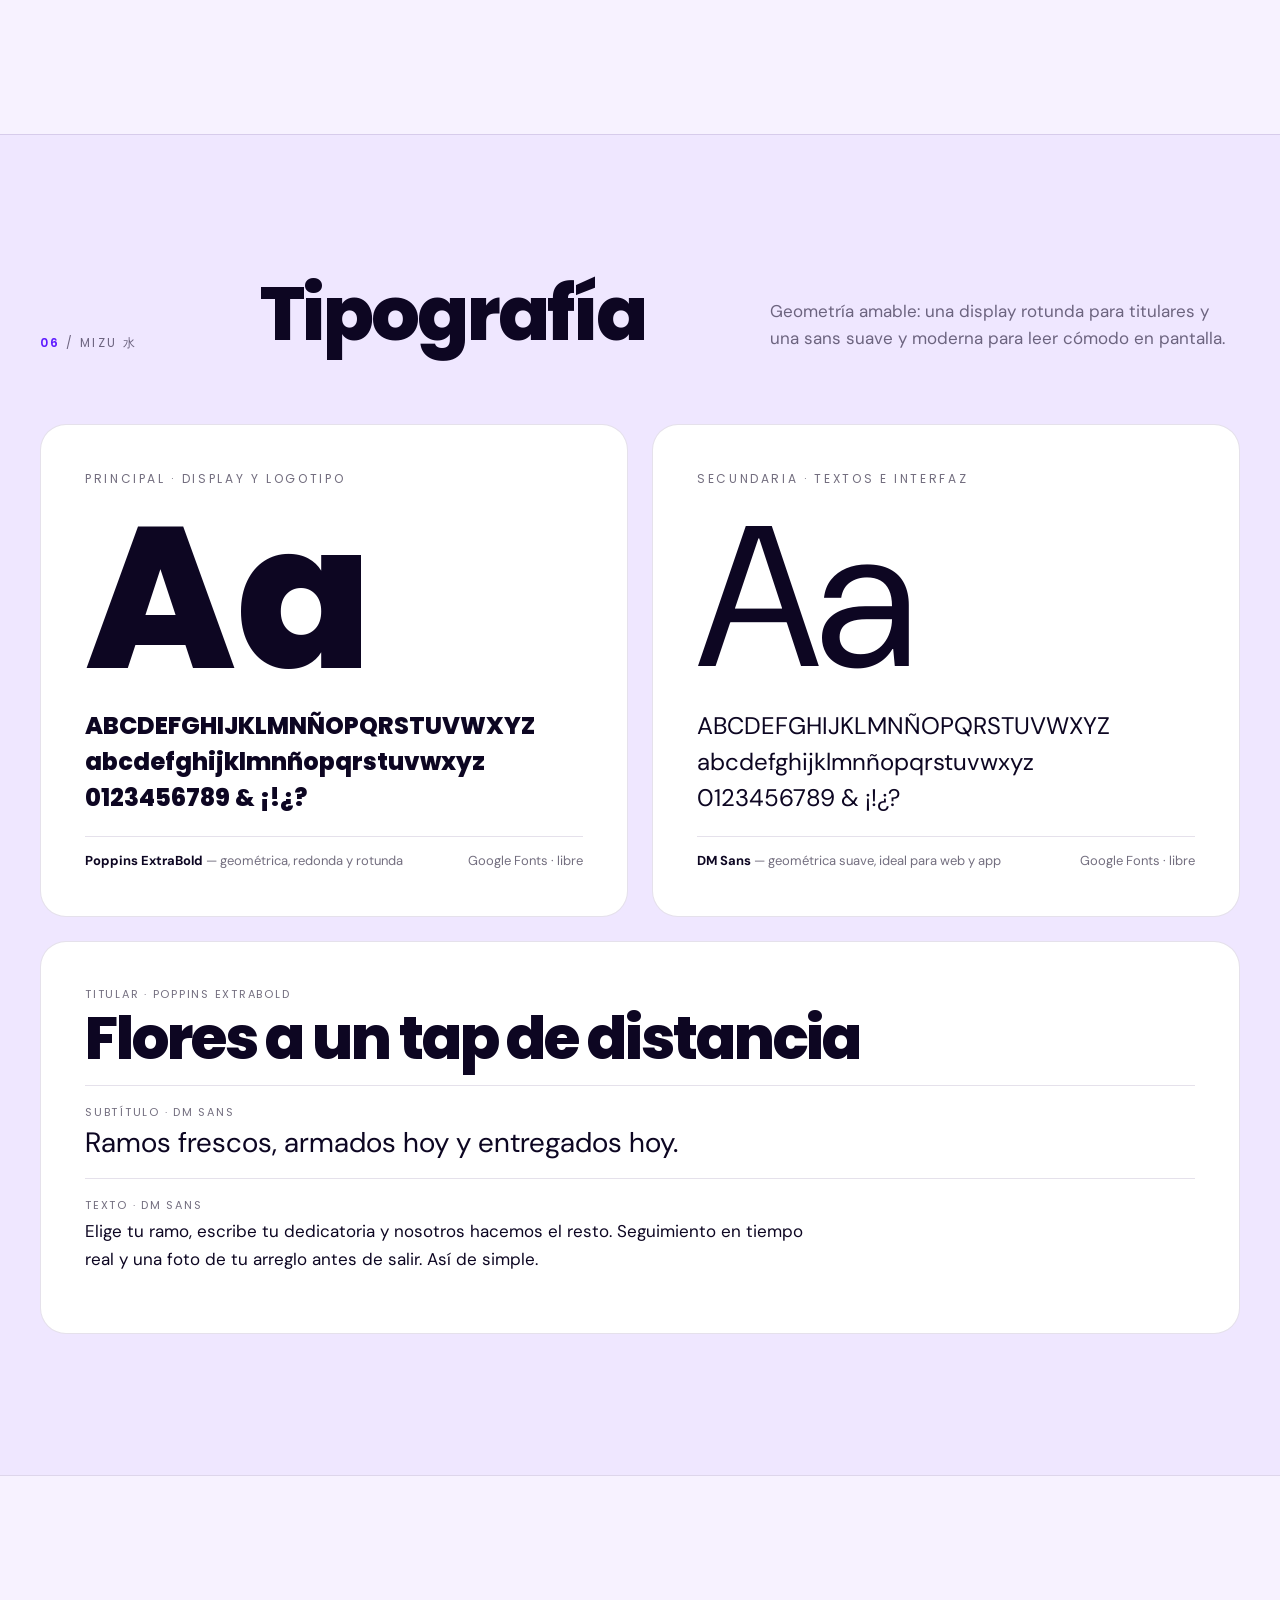
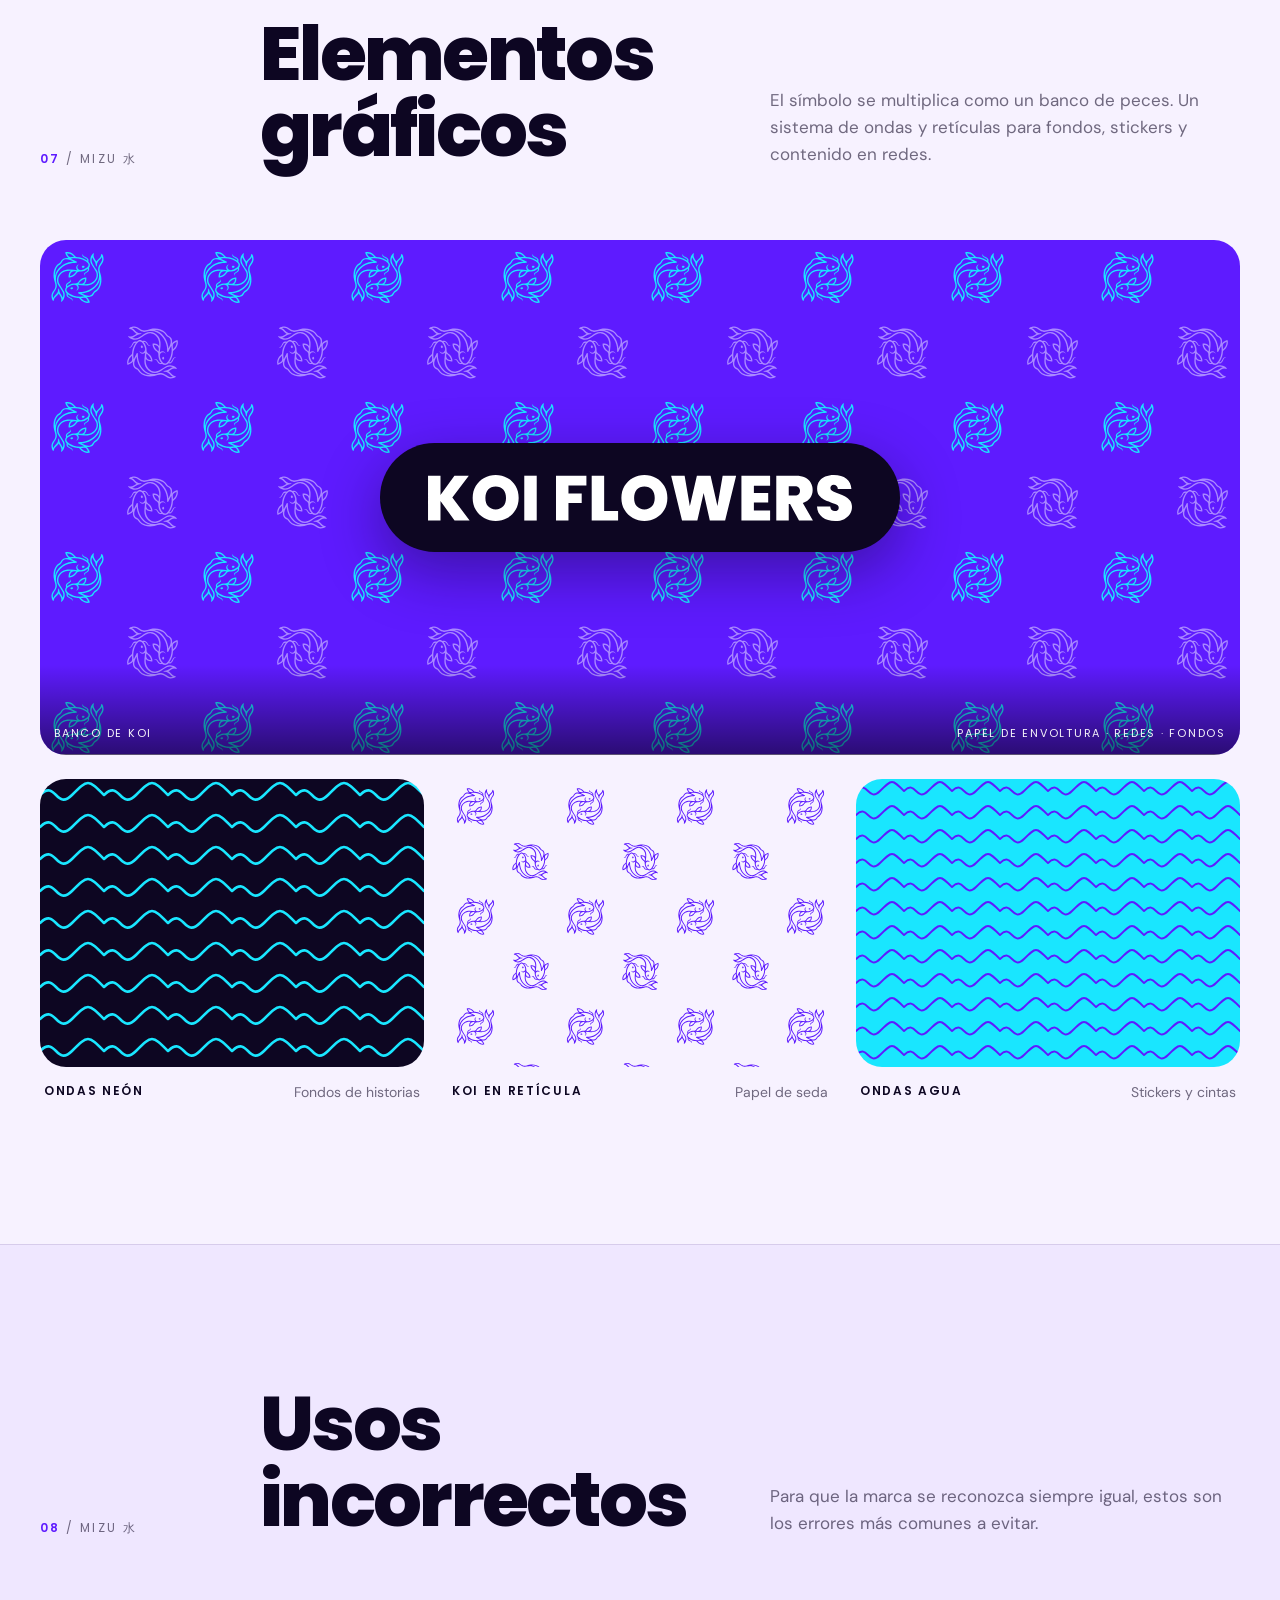
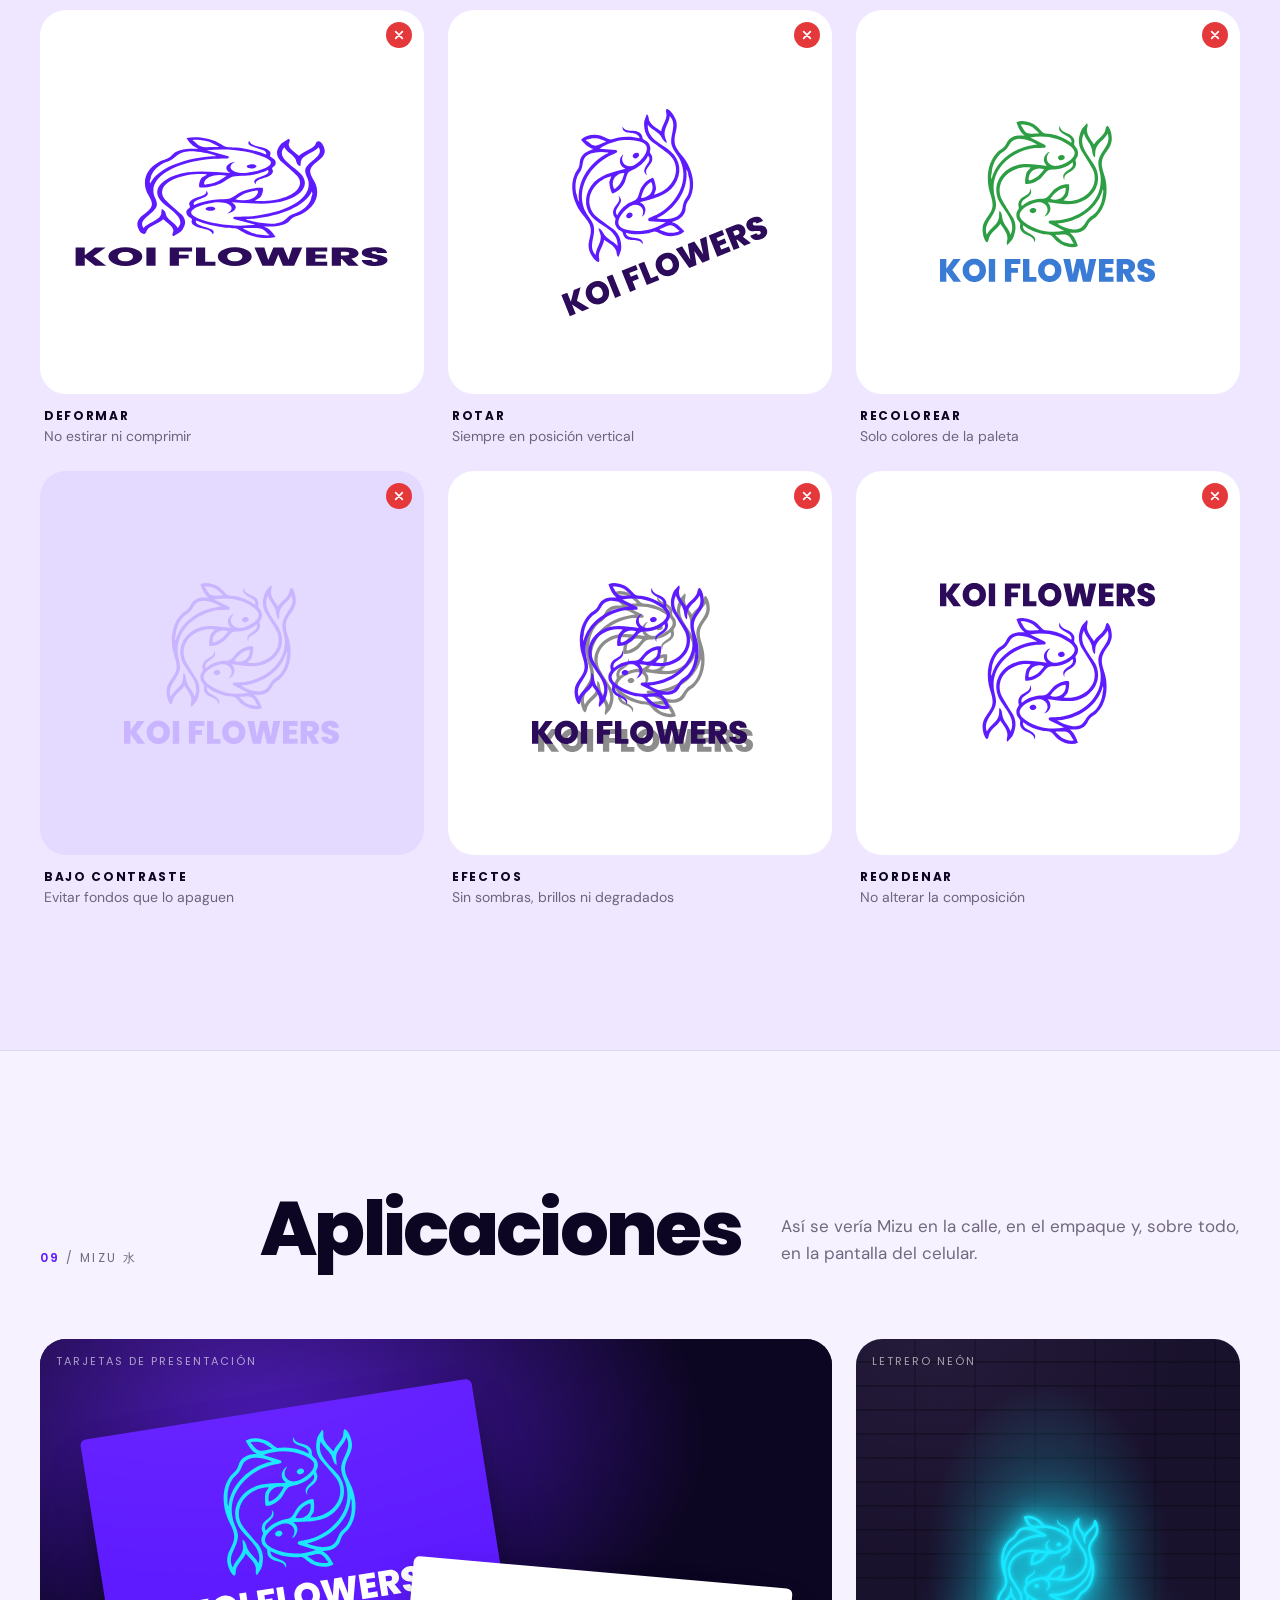
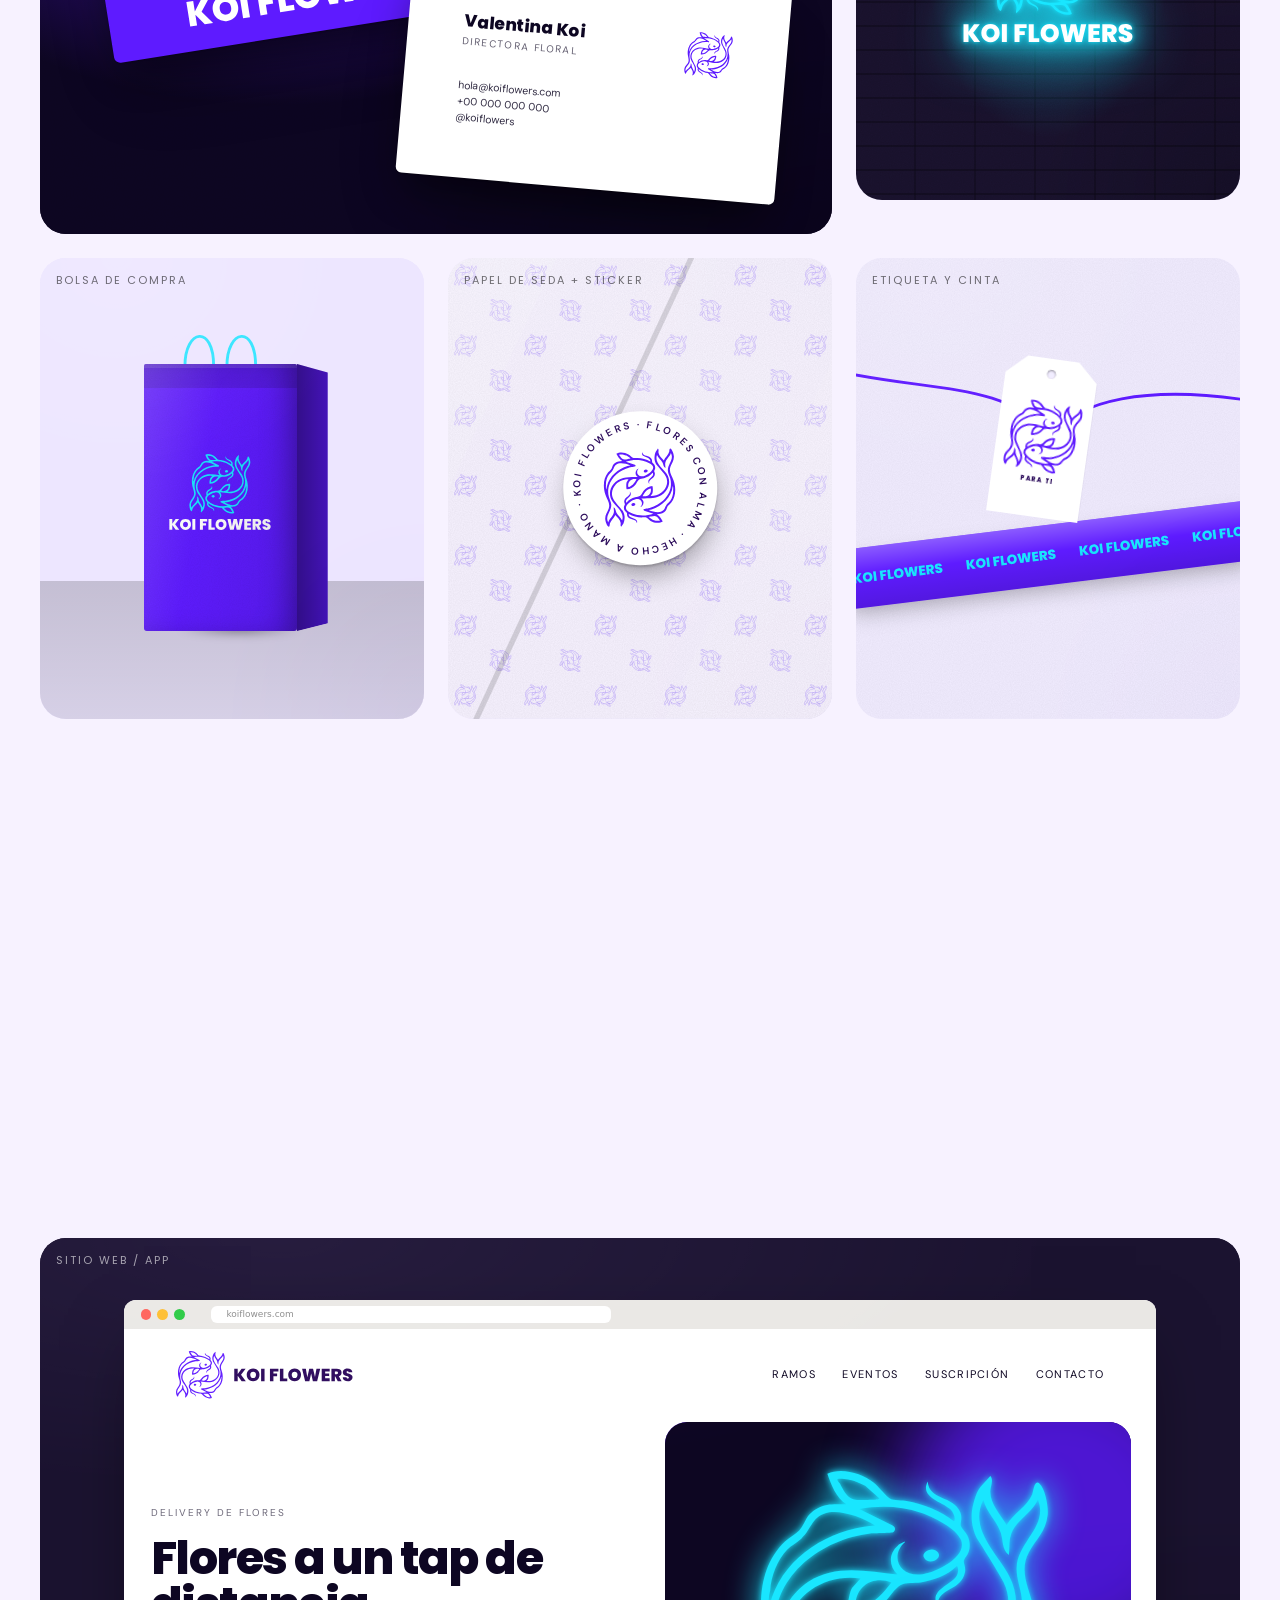
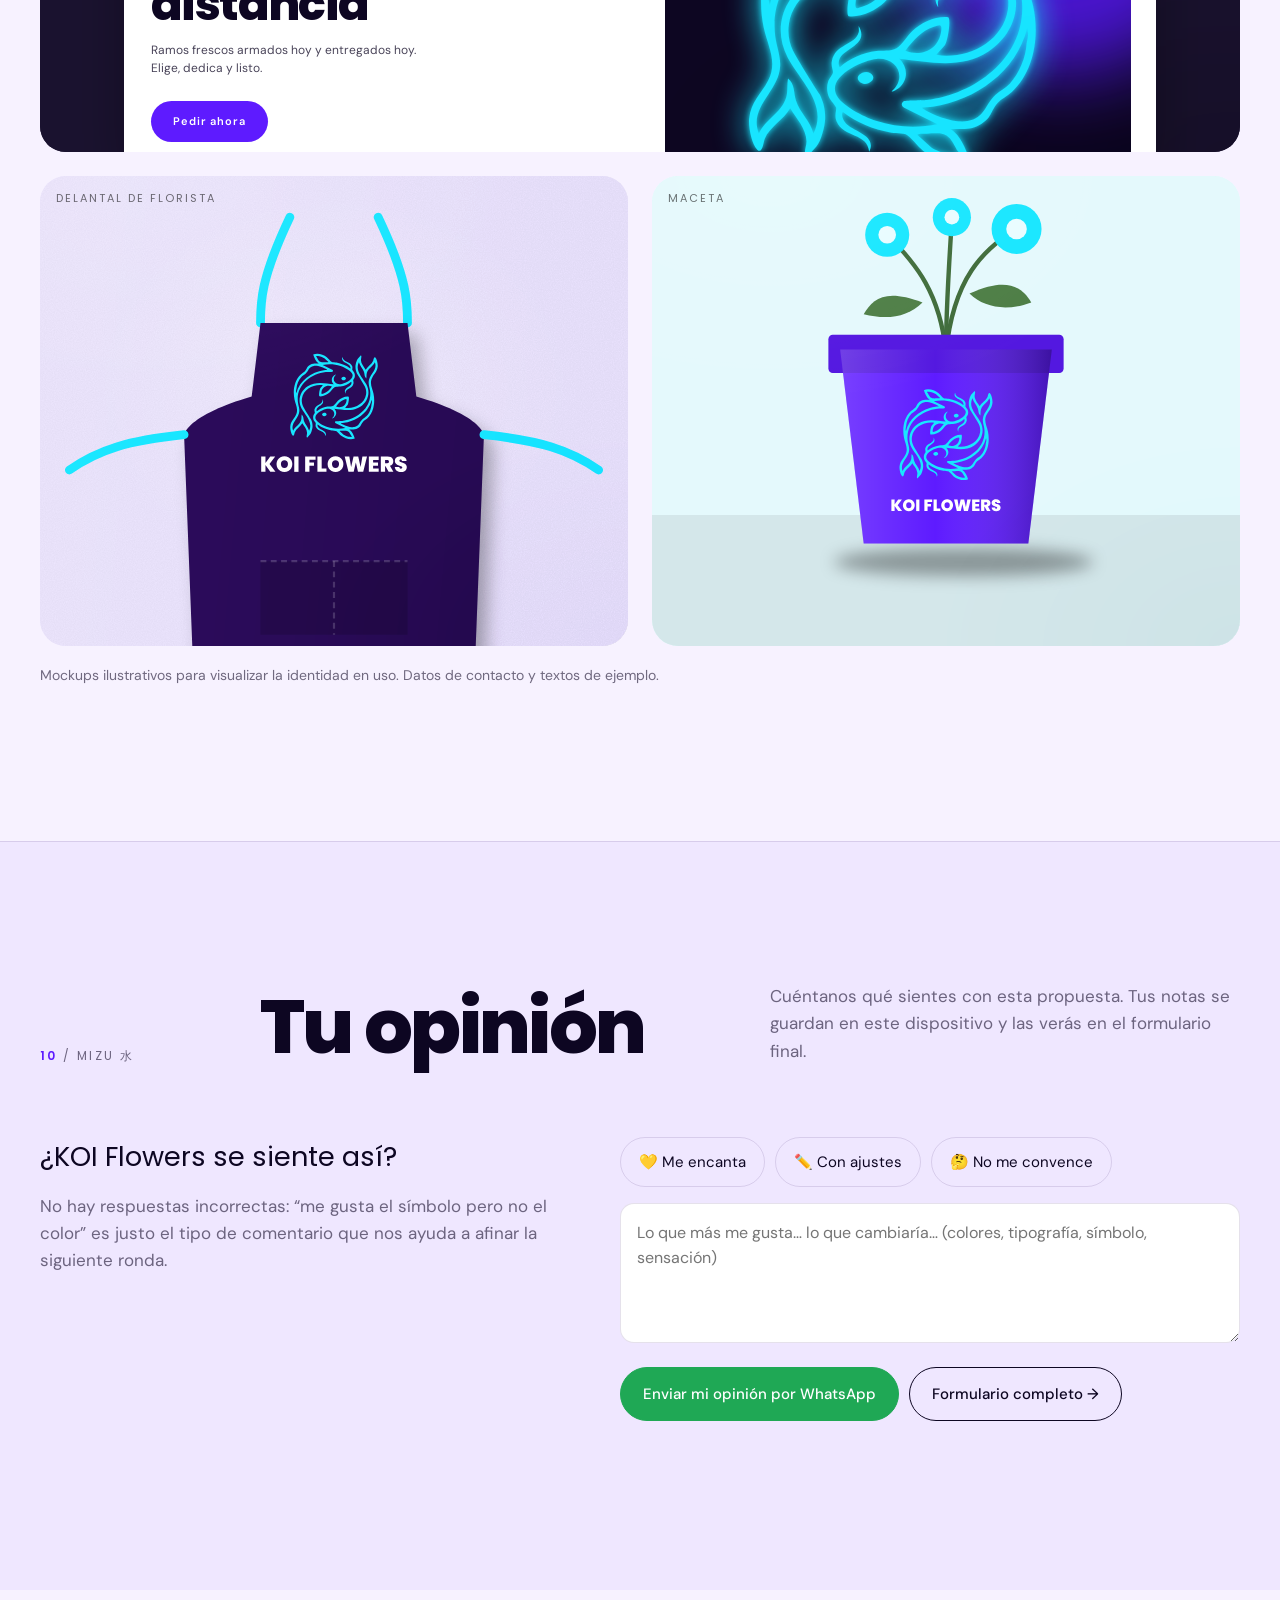
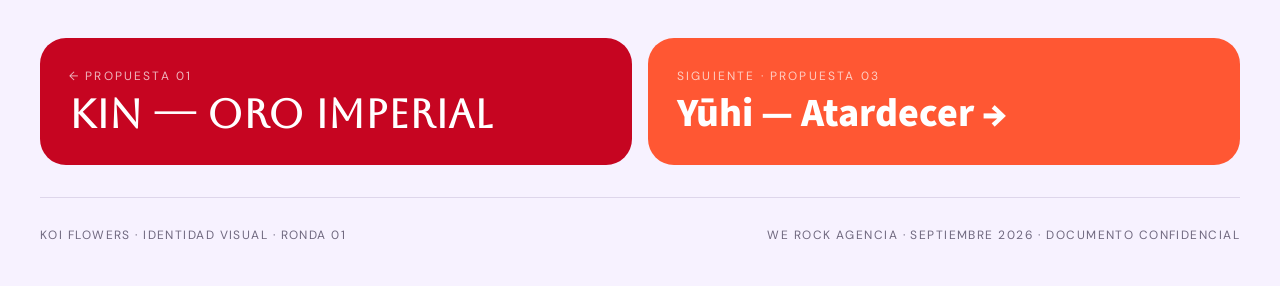
<file: propuesta-02-mizu.html>
<!doctype html>
<html lang="es">
<head>
<meta charset="utf-8">
<meta name="viewport" content="width=device-width, initial-scale=1">
<meta name="robots" content="noindex, nofollow">
<title>Propuesta 02 · Mizu — KOI Flowers</title>
<meta name="description" content="KOI Flowers · Propuesta de identidad 02: Mizu, Flujo Neón.">
<link rel="icon" href="assets/fav-k2.svg" type="image/svg+xml">
<link rel="preconnect" href="https://fonts.googleapis.com">
<link rel="preconnect" href="https://fonts.gstatic.com" crossorigin>
<link href="https://fonts.googleapis.com/css2?family=Poppins:wght@400;500;600;800&family=DM+Sans:ital,opsz,wght@0,9..40,400;0,9..40,500;0,9..40,700;1,9..40,400&family=JetBrains+Mono:wght@500&family=Aboreto&family=Source+Sans+3:wght@700&display=swap" rel="stylesheet">
<link rel="stylesheet" href="assets/core.css">
<style>
  :root {
    --bg: #F7F2FF; --bg2: #EFE7FF; --fg: #0D0622; --muted: rgba(13,6,34,.58); --line: rgba(43,11,90,.12);
    --card: #FFFFFF; --acc: #5E1BFF;
    --fD: 'Poppins', sans-serif; --fB: 'DM Sans', sans-serif; --fUI: 'Poppins', sans-serif; --fMono: 'JetBrains Mono', monospace;
    --dWeight: 800; --dTrack: -.035em; --r: 26px;
  }
  .sec-title { font-size: clamp(38px, 6vw, 76px); }
  .sw .chip .nm { font-size: 22px; }
  .kw span { background: #fff; border-color: transparent; box-shadow: 0 1px 0 var(--line); }
  .glow { filter: drop-shadow(0 0 4px #19E6FF) drop-shadow(0 0 22px rgba(25,230,255,.7)); }

  .hero { min-height: 100svh; position: relative; overflow: hidden; background: #5E1BFF; color: #fff; display: grid; }
  .hero .orb { position: absolute; border-radius: 50%; filter: blur(70px); opacity: .75; animation: floaty 9s ease-in-out infinite; }
  .hero .o1 { width: 46vw; height: 46vw; right: -8vw; top: -10vw; background: #19E6FF; opacity: .45; }
  .hero .o2 { width: 38vw; height: 38vw; left: -10vw; bottom: -14vw; background: #2B0B5A; animation-delay: -3s; }
  .hero .o3 { width: 22vw; height: 22vw; left: 40vw; top: 30vh; background: #B38CFF; opacity: .45; animation-delay: -6s; }
  .hero .inner { position: relative; display: grid; gap: 30px; align-content: center; padding: 110px 0 90px; }
  @media (min-width: 900px) { .hero .inner { grid-template-columns: 1.1fr 1fr; align-items: center; } }
  .hero h1 { font: 800 clamp(84px, 15vw, 220px)/.85 'Poppins', sans-serif; letter-spacing: -.055em; margin: 18px 0 16px; }
  .hero h1 span { font-size: .28em; color: #19E6FF; vertical-align: .2em; margin-left: .2em; letter-spacing: 0; font-weight: 600; }
  .hero .tagline { display: inline-block; font: 600 13px/1 'Poppins', sans-serif; letter-spacing: .28em; padding: 11px 16px; border-radius: 99px; background: rgba(13,6,34,.35); color: #19E6FF; }
  .hero p { max-width: 36ch; font-size: clamp(18px, 1.6vw, 21px); line-height: 1.55; margin: 26px 0 0; color: rgba(255,255,255,.9); }
  .hero .eyebrow { color: rgba(255,255,255,.75); }
  .hero .mark { width: min(100%, 480px); justify-self: center; animation: floaty 6s ease-in-out infinite; }
  .hero .word { width: 88%; margin: 36px auto 0; }
  .hero .scroll { position: absolute; left: 50%; bottom: 26px; transform: translateX(-50%); font: 600 11px/1 'Poppins'; letter-spacing: .3em; text-transform: uppercase; color: rgba(255,255,255,.8); }
</style>
</head>
<body>
<script src="assets/logos.js"></script>

<header class="topbar" style="--top-fg:#fff">
  <a class="brand" href="index.html" aria-label="Volver a la portada"><span id="tb-sym"></span><span class="lbl">KOI Flowers · Propuestas</span></a>
  <nav aria-label="Propuestas"><a href="propuesta-01-kin.html">01</a><a href="propuesta-02-mizu.html" aria-current="page">02</a><a href="propuesta-03-yuhi.html">03</a></nav>
</header>

<main id="app">
  <section class="hero">
    <div class="orb o1"></div><div class="orb o2"></div><div class="orb o3"></div>
    <div class="wrap inner">
      <div>
        <div class="eyebrow">Propuesta 02 de 03 · Identidad visual</div>
        <h1>Mizu<span>水</span></h1>
        <div class="tagline">FLUJO NEÓN</div>
        <p>Una sola línea, dos koi, movimiento infinito. La versión más fresca y digital de KOI Flowers: pensada para el celular, las redes y la entrega inmediata.</p>
      </div>
      <div class="mark">
        <div id="hero-sym" class="glow"></div>
        <div class="word" id="hero-word"></div>
      </div>
    </div>
    <div class="scroll">Desliza ↓</div>
  </section>
</main>

<script src="assets/koi.js"></script>
<script>
const { logo, pattern, fillSvg } = KOI;
document.getElementById('tb-sym').innerHTML = logo('k2', 'sym', { s: 'currentColor' });
document.getElementById('hero-sym').innerHTML = logo('k2', 'sym', { s: '#19E6FF' });
document.getElementById('hero-word').innerHTML = logo('k2', 'word', { w: '#fff' });

const NOCHE = '#0D0622', UVA = '#2B0B5A', ELEC = '#5E1BFF', AGUA = '#19E6FF', NIEBLA = '#F7F2FF';

KOI.renderUniverse({
  k: 'k2',
  name: 'Mizu 水',
  concept: {
    intro: 'La idea detrás del trazo y la actitud que proyecta.',
    leadFont: "'Poppins', sans-serif",
    text: [
      'Dos koi dibujados con una sola línea que nunca se corta: movimiento, fluidez y conexión.',
      'Mizu (水, “agua”) imagina a KOI Flowers como una marca nativa digital: la florería que se pide desde el celular, que habla en redes con naturalidad y que llega rápido. El trazo monolínea escala perfecto de un ícono de app a una fachada, y se puede fabricar en neón.',
      'El violeta eléctrico y el cian aportan una energía que casi ninguna florería usa — diferenciación inmediata frente a la competencia de rosas, dorados y cursivas. Poppins ExtraBold completa una firma rotunda, joven y muy legible.',
    ],
    keywords: ['Fresco', 'Digital', 'Ágil', 'Cercano', 'Diferente'],
    stage: { bg: ELEC, s: AGUA, cls: 'glow' },
  },
  lockup: {
    bg: ELEC, s: AGUA, w: '#fff',
    alt: { bg: '#fff', s: ELEC, w: UVA },
    alt2: { bg: NOCHE, s: AGUA },
    alt3: { bg: AGUA, w: NOCHE },
  },
  build: {
    bg: '#fff', guide: ELEC, zone: 'rgba(94,27,255,.06)', s: UVA, w: UVA, mod: ELEC, modInk: '#fff', s2: ELEC, w2: UVA,
    note: 'Al ser monolínea, el grosor del trazo es parte de la marca: al ampliar (fachadas, neón, vinilos) se escala junto con el dibujo, nunca se adelgaza ni se contornea.',
  },
  colorIntro: 'La paleta del agua de noche: violetas profundos, un eléctrico que es firma y un cian que brilla como neón.',
  palette: [
    { id: 'noche', name: 'Noche', hex: NOCHE, role: 'Base', share: 18 },
    { id: 'uva', name: 'Uva', hex: UVA, role: 'Texto', share: 14 },
    { id: 'elec', name: 'Eléctrico', hex: ELEC, role: 'Principal', share: 38 },
    { id: 'agua', name: 'Agua', hex: AGUA, role: 'Acento', share: 12 },
    { id: 'niebla', name: 'Niebla', hex: NIEBLA, role: 'Fondo', share: 18 },
  ],
  variants: [
    { bg: ELEC, s: AGUA, w: '#fff', label: 'Agua sobre eléctrico', note: 'Principal' },
    { bg: '#fff', s: ELEC, w: UVA, label: 'Positiva', note: 'Fondos claros' },
    { bg: AGUA, s: ELEC, w: UVA, label: 'Eléctrico sobre agua', note: 'Promociones' },
    { bg: NOCHE, s: AGUA, w: '#fff', label: 'Neón nocturno', note: 'Redes y fachada' },
    { bg: '#fff', s: NOCHE, w: NOCHE, label: 'Monocromo', note: 'Sellos' },
    { bg: UVA, s: '#fff', w: '#fff', label: 'Negativa', note: 'Fondos oscuros' },
  ],
  type: {
    intro: 'Geometría amable: una display rotunda para titulares y una sans suave y moderna para leer cómodo en pantalla.',
    d: { name: 'Poppins ExtraBold', css: "'Poppins', sans-serif", w: 800, role: 'Display y logotipo', note: 'geométrica, redonda y rotunda', src: 'Google Fonts · libre', track: '-.035em' },
    b: { name: 'DM Sans', css: "'DM Sans', sans-serif", role: 'Textos e interfaz', note: 'geométrica suave, ideal para web y app', src: 'Google Fonts · libre' },
    sample: {
      h: 'Flores a un tap de distancia',
      s: 'Ramos frescos, armados hoy y entregados hoy.',
      p: 'Elige tu ramo, escribe tu dedicatoria y nosotros hacemos el resto. Seguimiento en tiempo real y una foto de tu arreglo antes de salir. Así de simple.',
    },
  },
  patternIntro: 'El símbolo se multiplica como un banco de peces. Un sistema de ondas y retículas para fondos, stickers y contenido en redes.',
  patterns: [
    { name: 'Banco de koi', args: ['koiGrid', 'k2', ELEC, AGUA, 150, '#A988FF'], capColor: '#fff' },
    { name: 'Ondas neón', args: ['waves', NOCHE, AGUA, 64], note: 'Fondos de historias' },
    { name: 'Koi en retícula', args: ['koiGrid', 'k2', NIEBLA, ELEC, 110], note: 'Papel de seda' },
    { name: 'Ondas agua', args: ['waves', AGUA, ELEC, 48], note: 'Stickers y cintas' },
  ],
  patternOverlay: () => `<div class="abs" style="inset:0;display:grid;place-items:center"><div style="width:min(46%,520px);padding:2.6% 4%;background:${NOCHE};border-radius:999px;box-shadow:0 20px 60px rgba(13,6,34,.4)">${logo('k2', 'word', { w: '#fff' })}</div></div>`,
  dont: { bg: '#fff', s: ELEC, w: UVA, low: '#C9B5FF', lowBg: '#E4D9FF' },
  mockIntro: 'Así se vería Mizu en la calle, en el empaque y, sobre todo, en la pantalla del celular.',
  mock: {
    k: 'k2', pri: ELEC, s: AGUA, w: '#fff', paper: '#fff', paperS: ELEC, paperW: UVA, accent: AGUA, ink: NOCHE, dark: NOCHE,
    surf: '#E9E2FF', fD: "'Poppins', sans-serif", fB: "'DM Sans', sans-serif", dW: 800, dTrack: '-.035em',
    handle: '@koiflowers', bio: 'Flores frescas a un tap 💜<br>Envíos hoy mismo · Pide por DM',
    pat: ['koiGrid', 'k2', ELEC, AGUA, 54],
    headline: 'Flores a un tap de distancia', sub: 'Ramos frescos armados hoy y entregados hoy. Elige, dedica y listo.', cta: 'Pedir ahora',
    btnR: '99px', heroR: '22px', webEyebrow: 'Delivery de flores',
    webArt: () => `<div class="abs" style="inset:0;background:${NOCHE}"></div><div class="abs" style="width:70%;aspect-ratio:1;border-radius:50%;right:-20%;top:-20%;background:${ELEC};filter:blur(40px);opacity:.8"></div><div class="abs" style="inset:14% 18%;filter:drop-shadow(0 0 3px ${AGUA}) drop-shadow(0 0 16px ${AGUA})">${logo('k2', 'sym', { s: AGUA })}</div>`,
    grid: [
      { type: 'sym', bg: ELEC, fg: AGUA },
      { type: 'txt', bg: AGUA, fg: NOCHE, txt: 'FLORES A<br>UN TAP' },
      { type: 'pat' },
      { type: 'word', bg: NOCHE, fg: '#fff' },
      { type: 'full', bg: '#fff', fg: ELEC, fg2: UVA },
      { type: 'sym', bg: UVA, fg: '#fff' },
      { type: 'txt', bg: ELEC, fg: '#fff', txt: '-20%<br>HOY' },
      { type: 'sym', bg: NOCHE, fg: AGUA },
      { type: 'pat' },
    ],
  },
  mocks: [
    ['cards', 'w4', 'Tarjetas de presentación', { surf: NOCHE, lbl: 'rgba(255,255,255,.6)', surfHi: 'rgba(94,27,255,.7)' }],
    ['neon', 'w2', 'Letrero neón', { wall: '#1b1330', lbl: 'rgba(255,255,255,.6)', s: AGUA, w: '#fff', glow: AGUA }],
    ['bag', 'w2', 'Bolsa de compra', { surf: '#EDE6FF', bag: ELEC, bagS: AGUA, bagW: '#fff', handle2: AGUA }],
    ['sticker', 'w2', 'Papel de seda + sticker', { stk: '#fff', stkS: ELEC, stkW: UVA, lbl: 'rgba(0,0,0,.55)', pat: ['koiGrid', 'k2', NIEBLA, '#C9B5FF', 70] }],
    ['tag', 'w2', 'Etiqueta y cinta', { surf: '#F1ECFF', ribbon: ELEC, ribbonW: AGUA, tag: '#fff', tagS: ELEC, tagW: UVA, tagText: 'PARA TI', twine: ELEC }],
    ['insta', 'w3', 'Instagram', { surf: ELEC, glow: 'rgba(25,230,255,.5)', lbl: 'rgba(255,255,255,.8)' }],
    ['box', 'w3', 'Caja de flores', { surf: '#E4F9FC', box: ELEC, ribbon: AGUA, seal: '#fff', sealS: ELEC, sealW: UVA }],
    ['web', 'w6', 'Sitio web / app', { surf: '#1b1330', lbl: 'rgba(255,255,255,.6)', webBg: '#fff', webInk: NOCHE, webS: ELEC, webW: UVA, webBtn: ELEC }],
    ['apron', 'w3', 'Delantal de florista', { surf: '#EDE6FF', apron: UVA, strap: AGUA, apronS: AGUA, apronW: '#fff' }],
    ['pot', 'w3', 'Maceta', { surf: '#E4F9FC', pot: ELEC, potS: AGUA, potW: '#fff', flower1: AGUA, flower2: '#fff' }],
  ],
  nav: [
    { href: 'propuesta-01-kin.html', small: '← Propuesta 01', title: 'Kin — Oro Imperial', bg: '#C60521', fg: '#fff', font: "'Aboreto', serif" },
    { href: 'propuesta-03-yuhi.html', small: 'Siguiente · Propuesta 03', title: 'Yūhi — Atardecer →', bg: '#FF5733', fg: '#fff', font: "'Source Sans 3', sans-serif" },
  ],
});
</script>
</body>
</html>
</file>
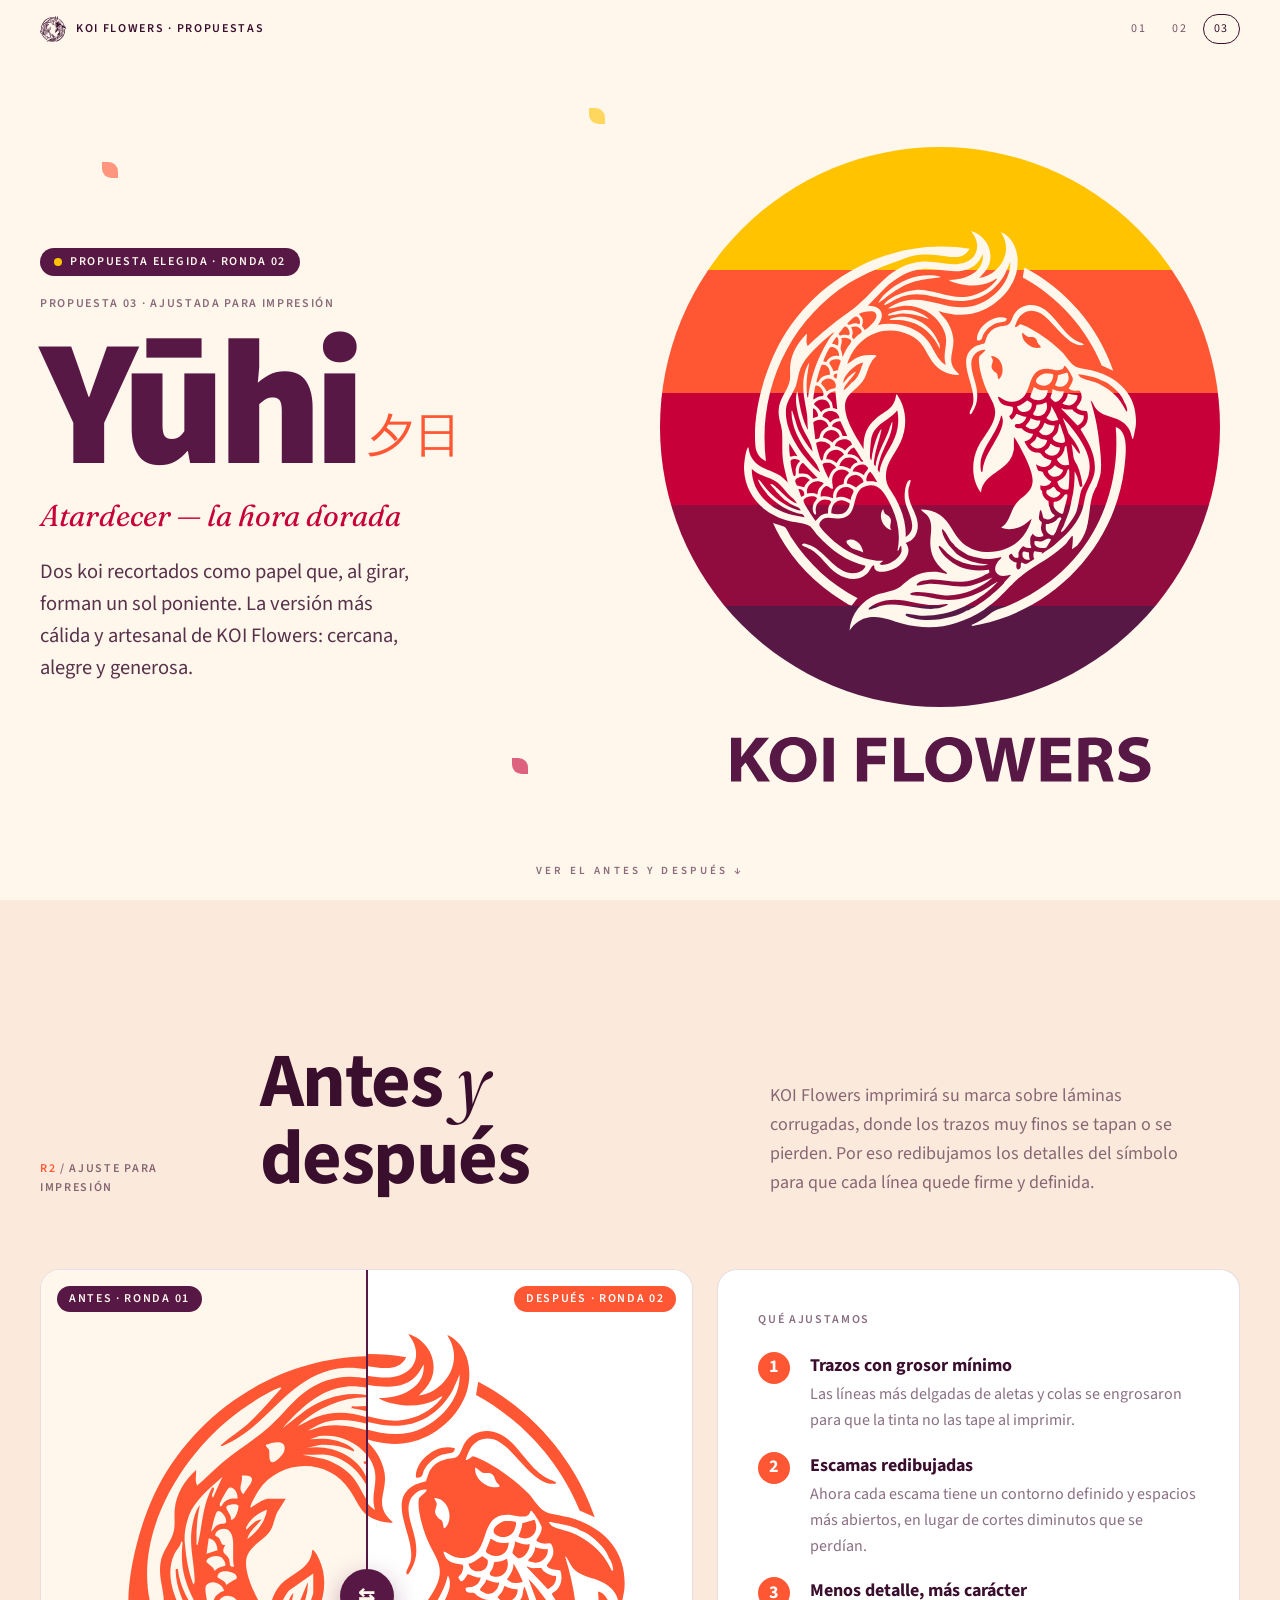
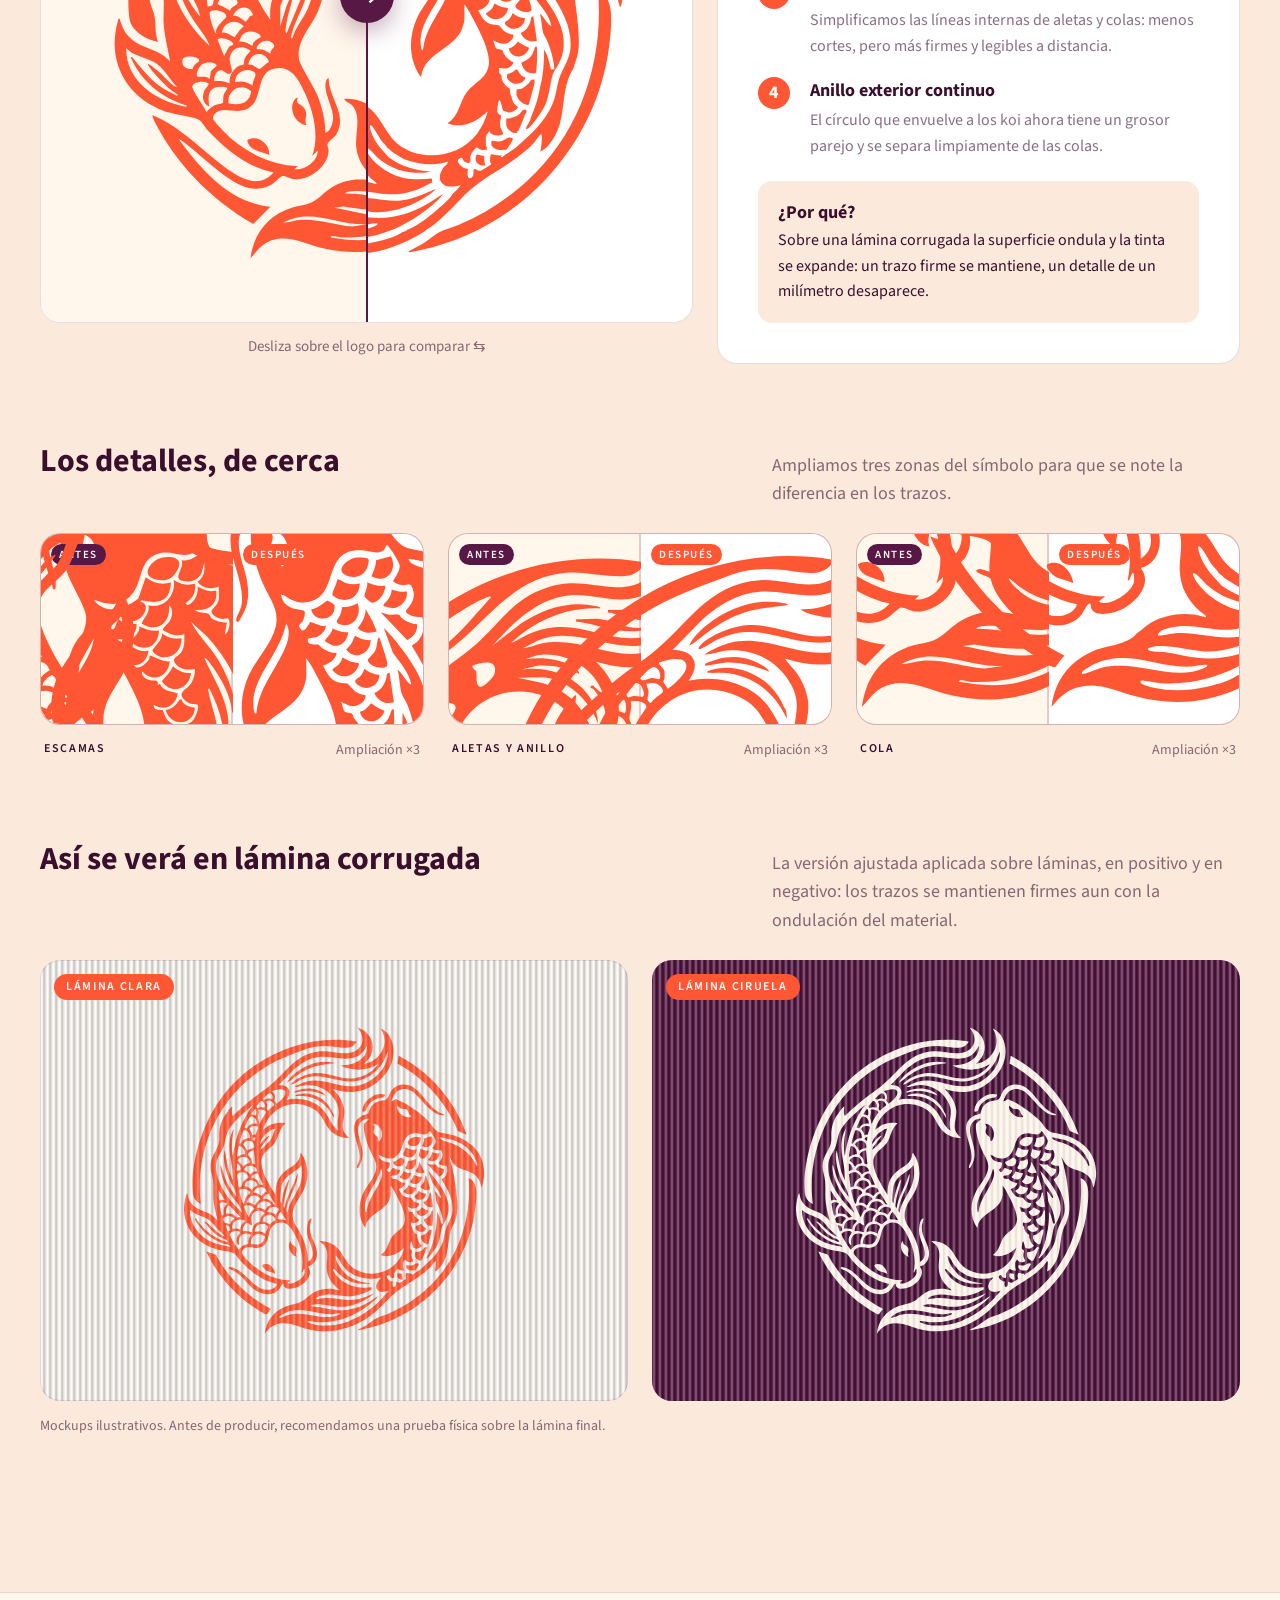
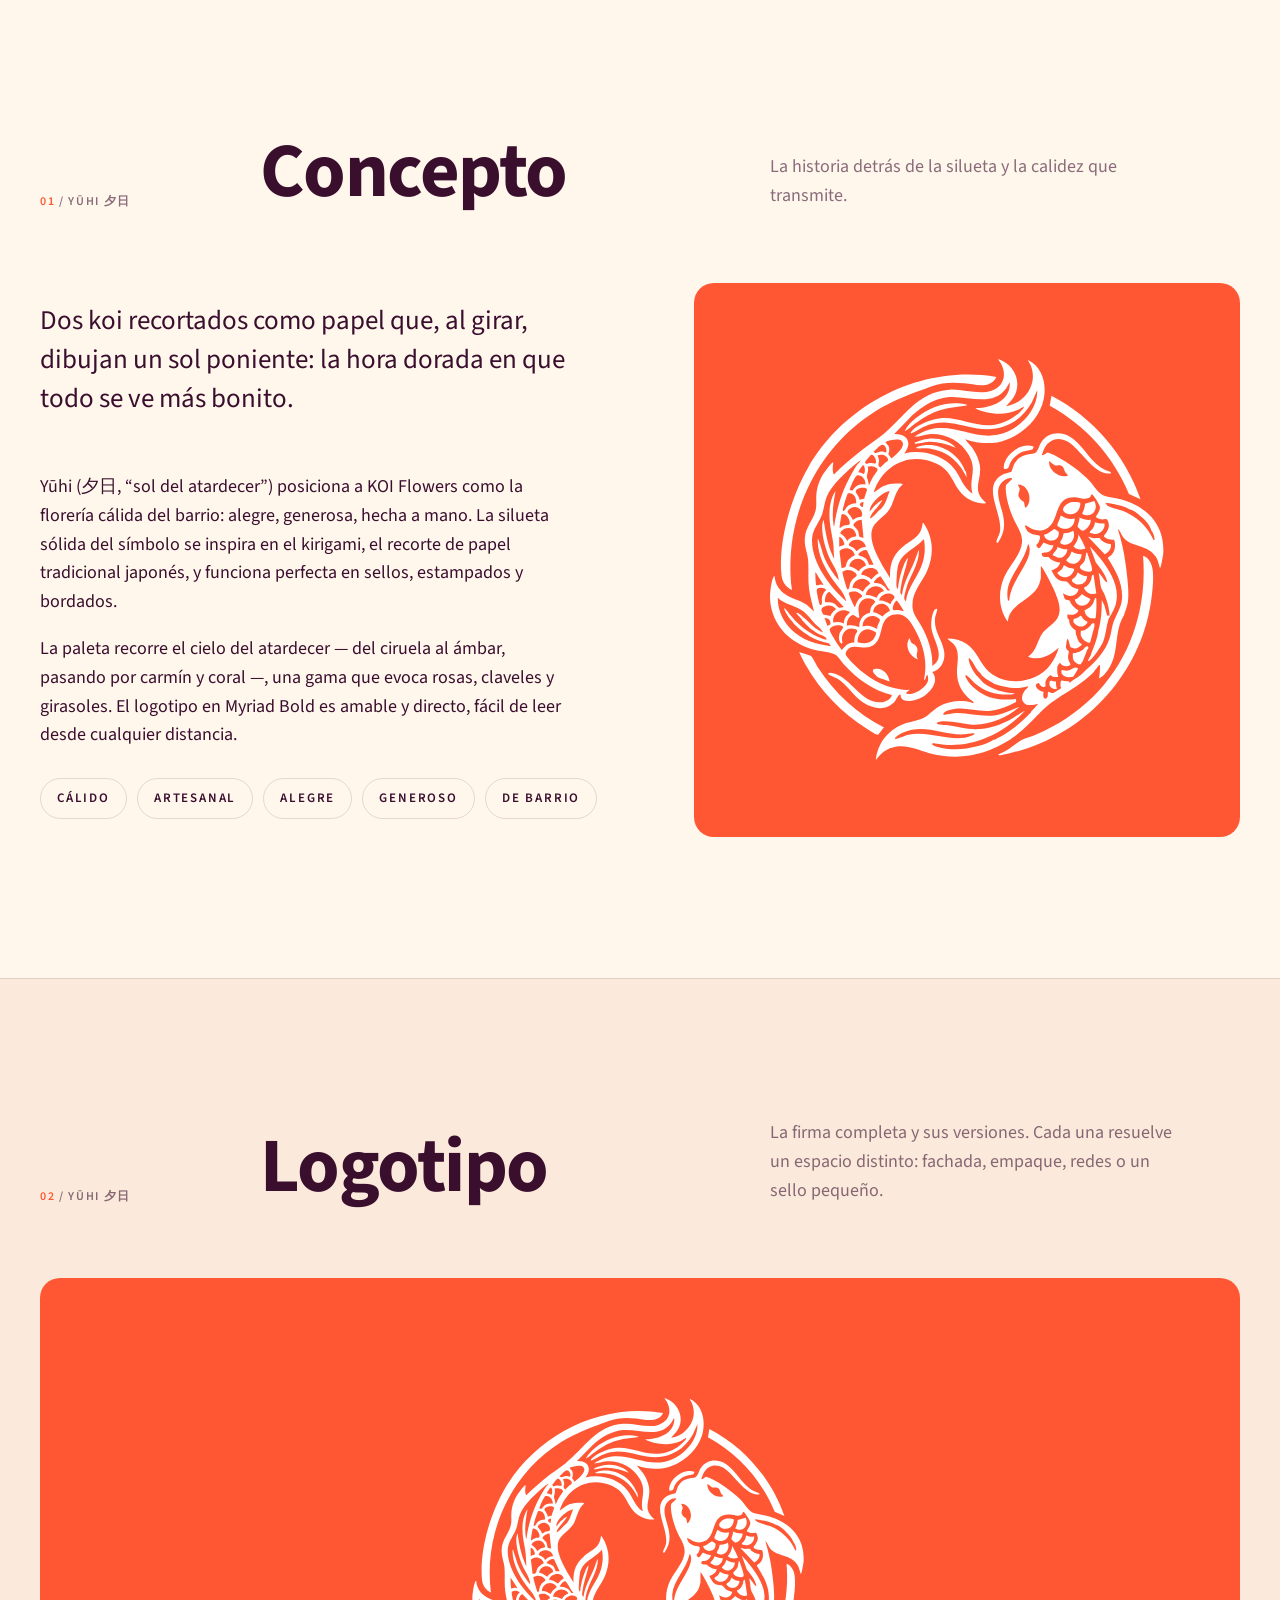
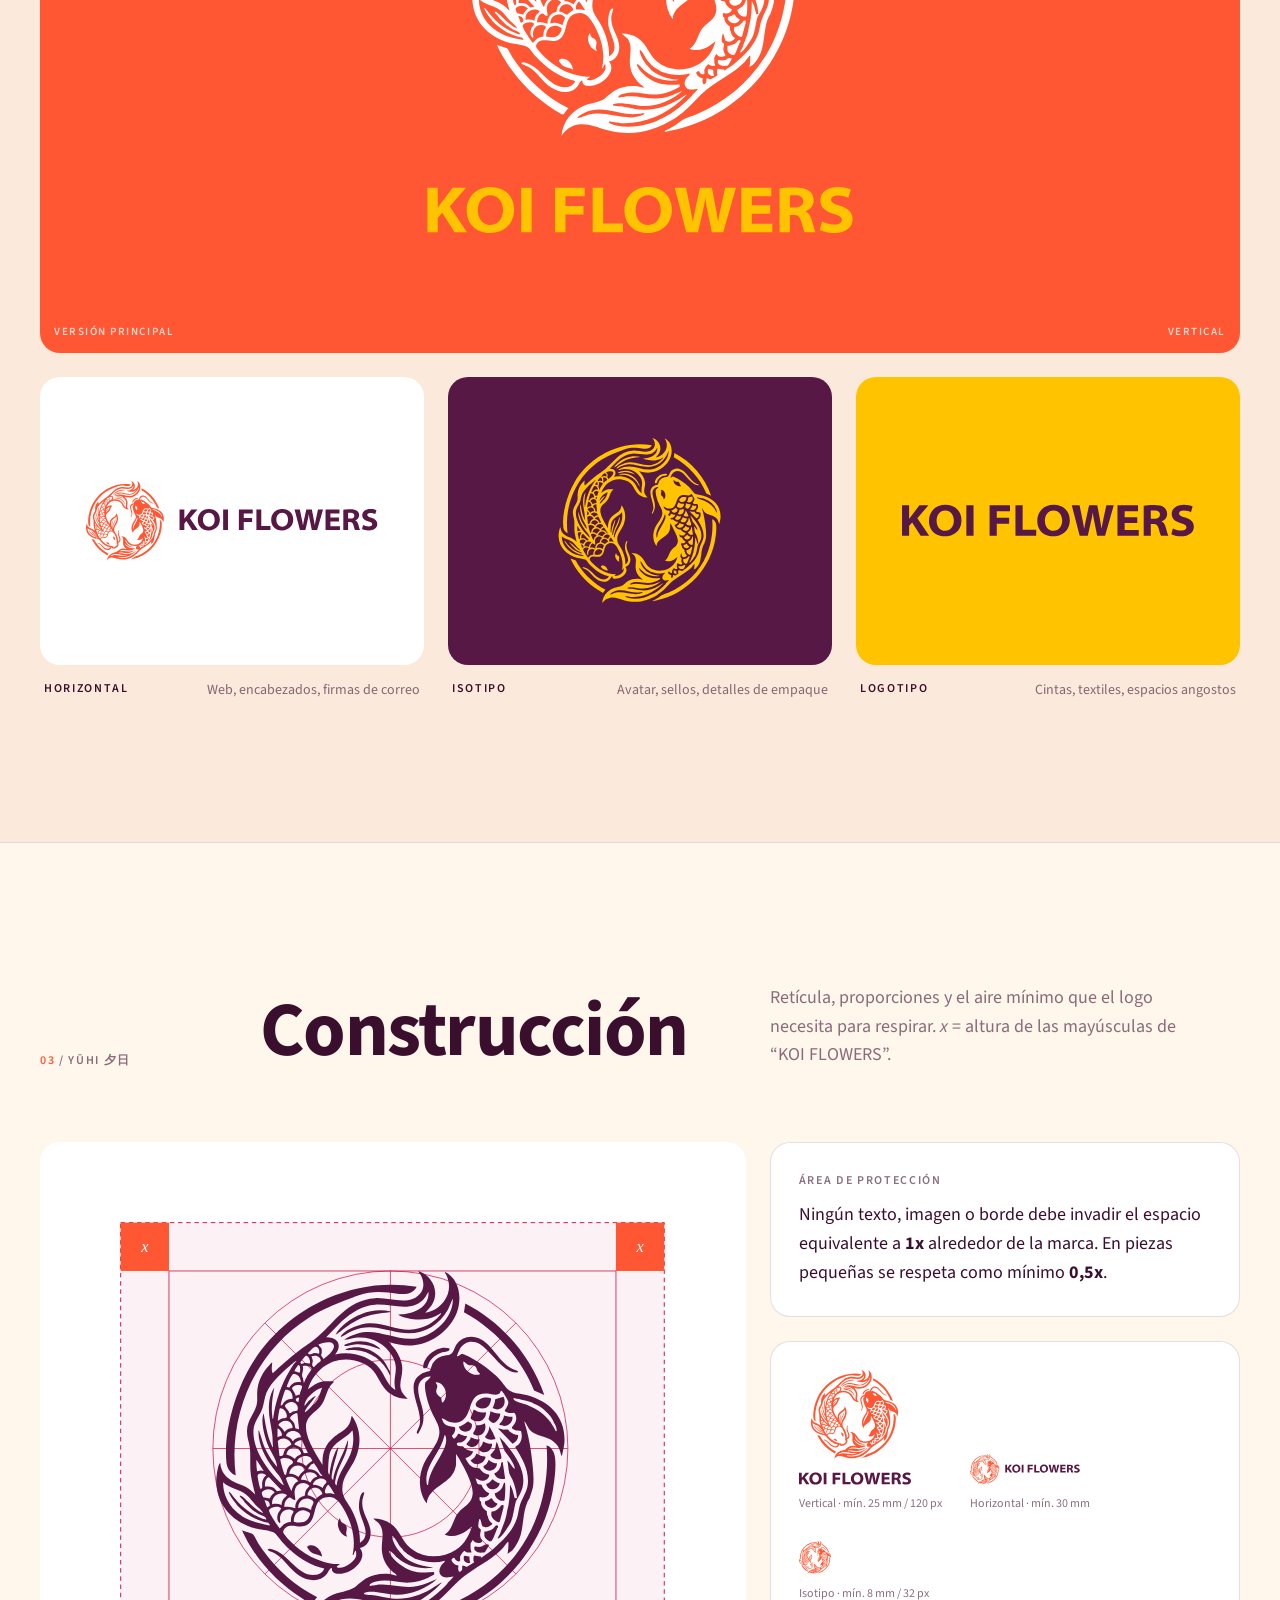
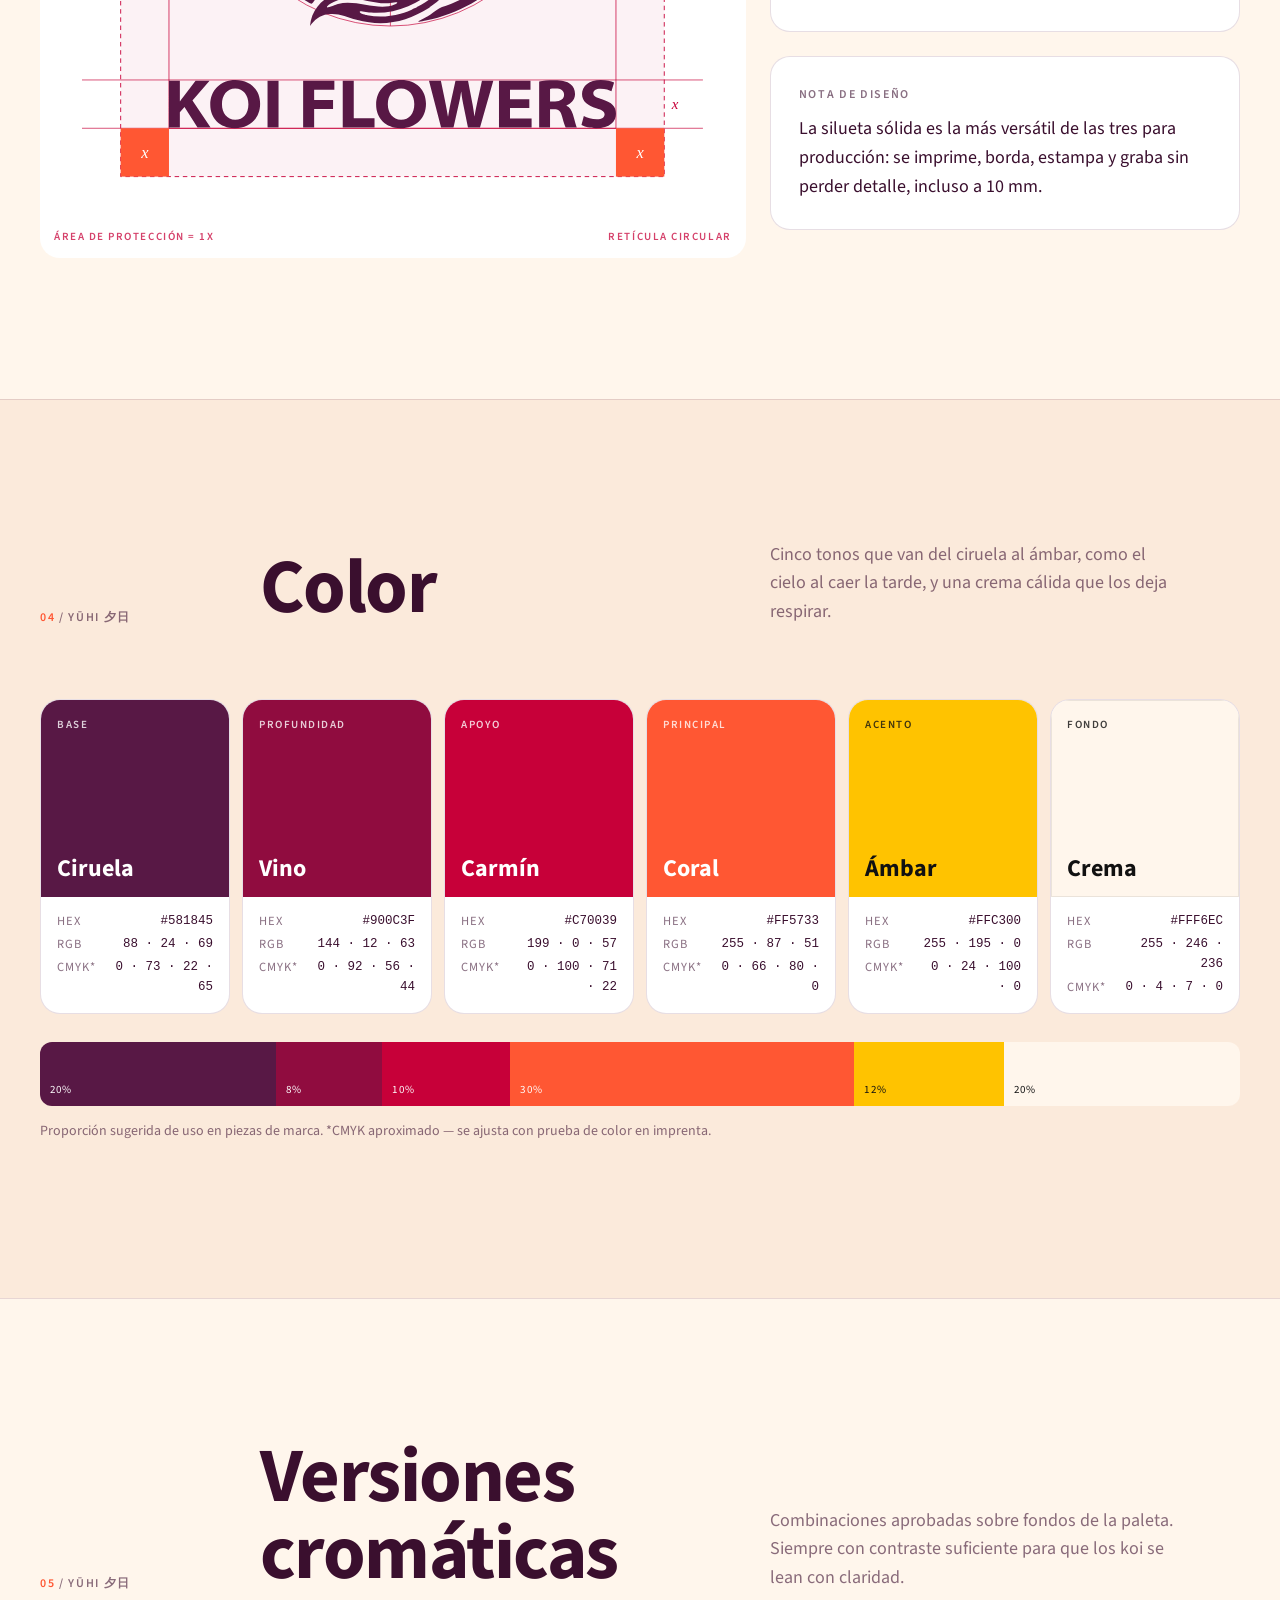
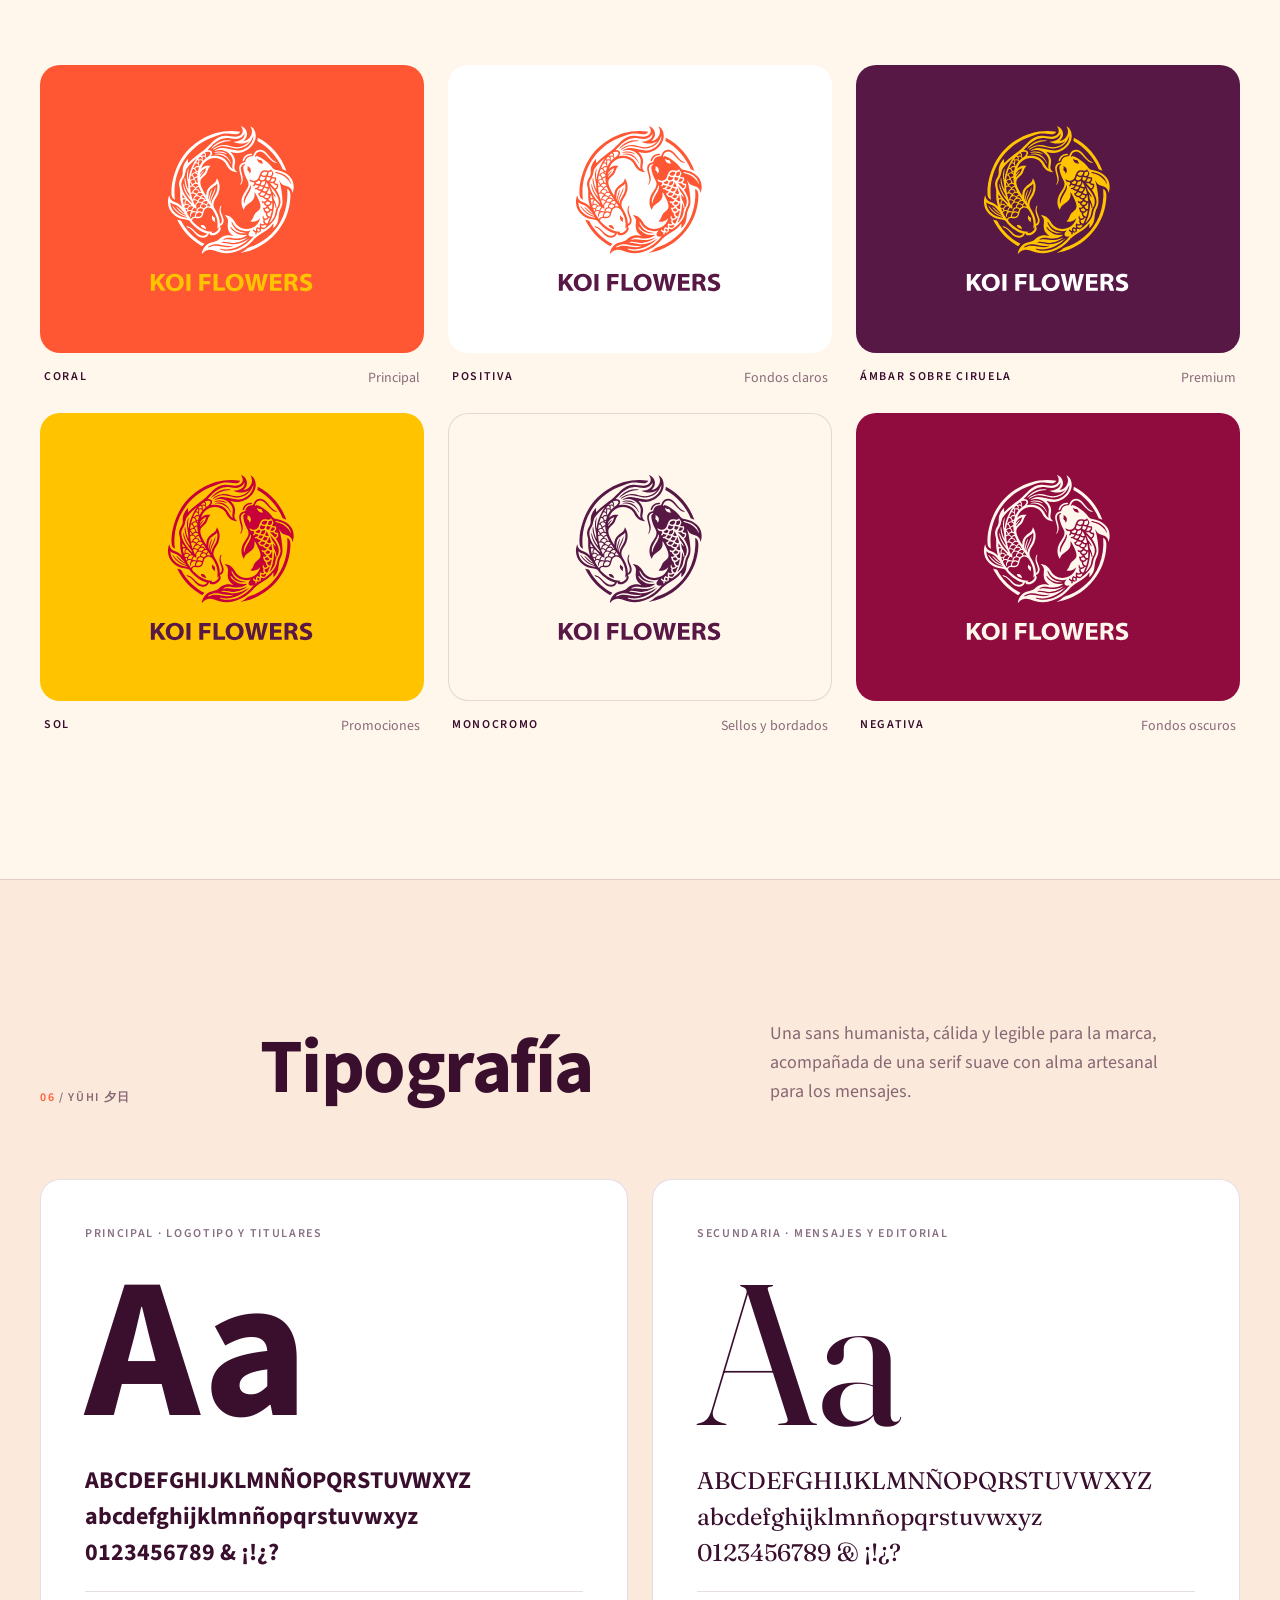
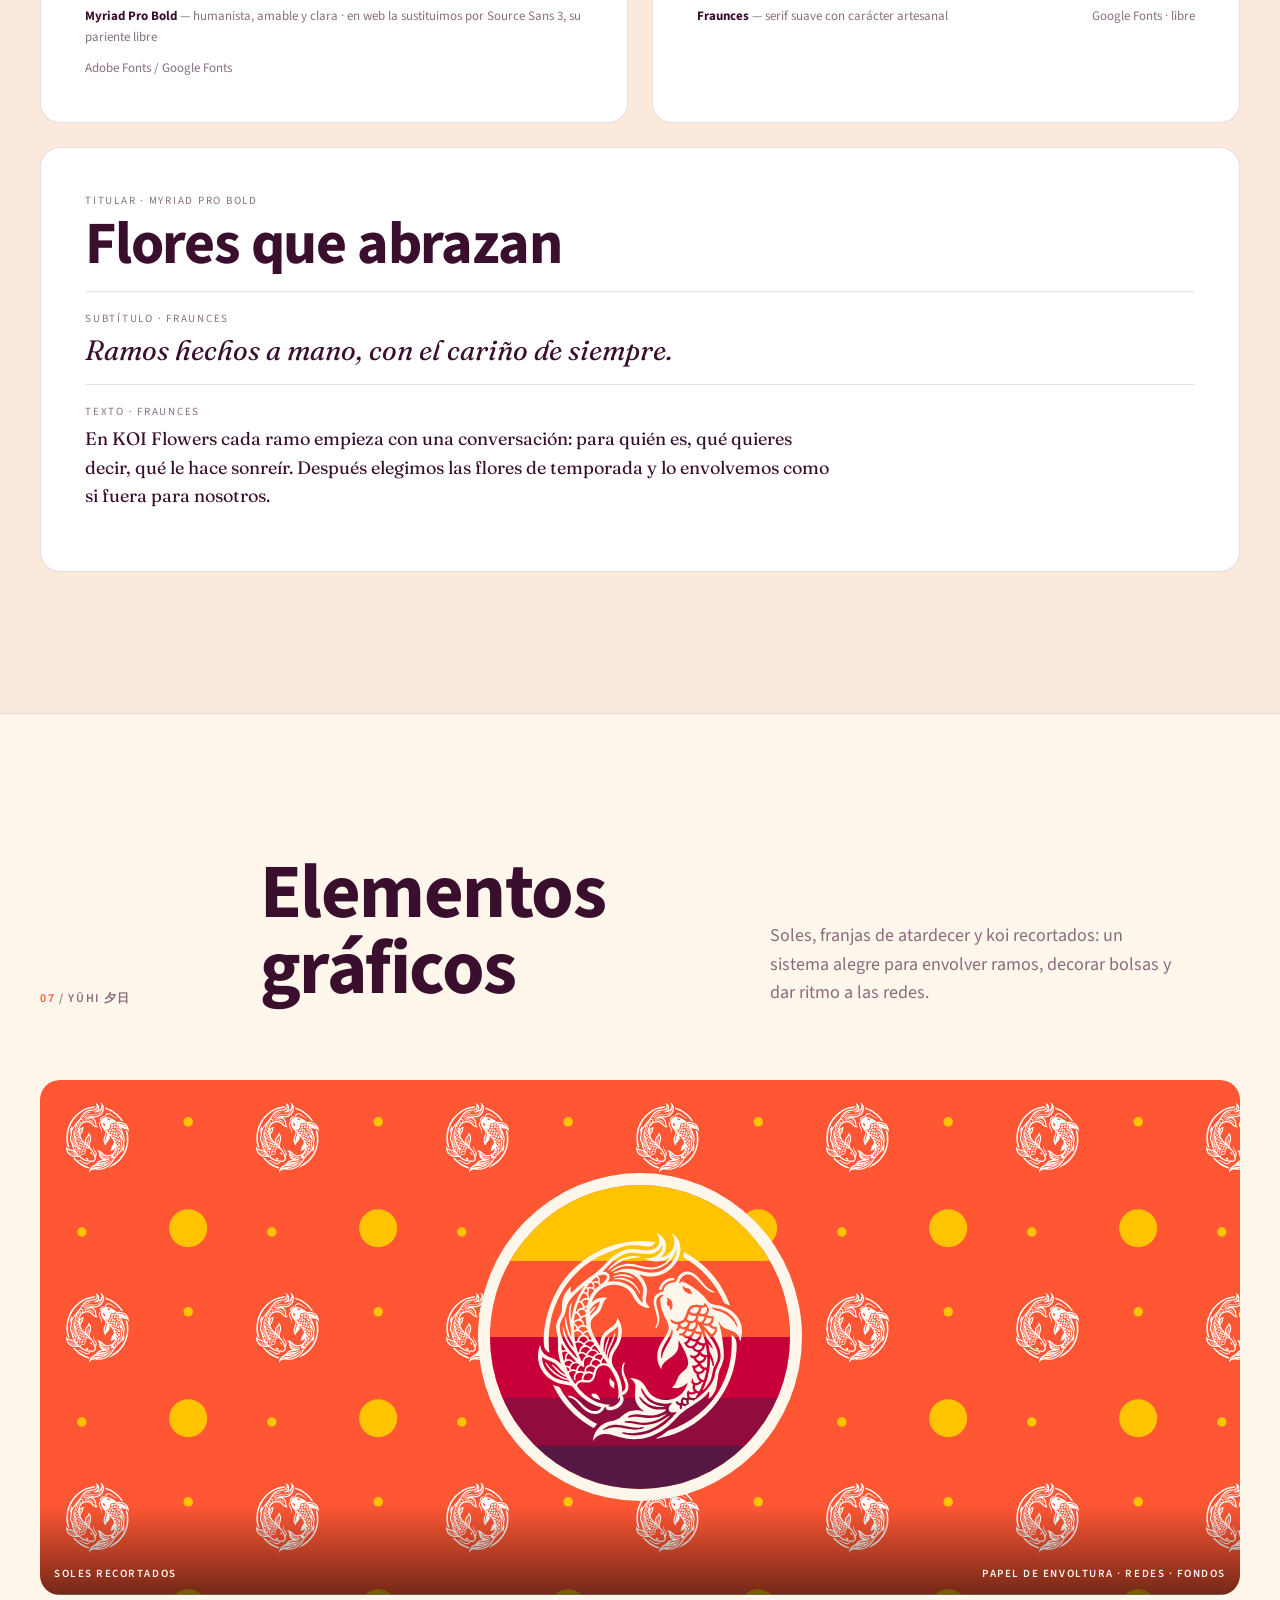
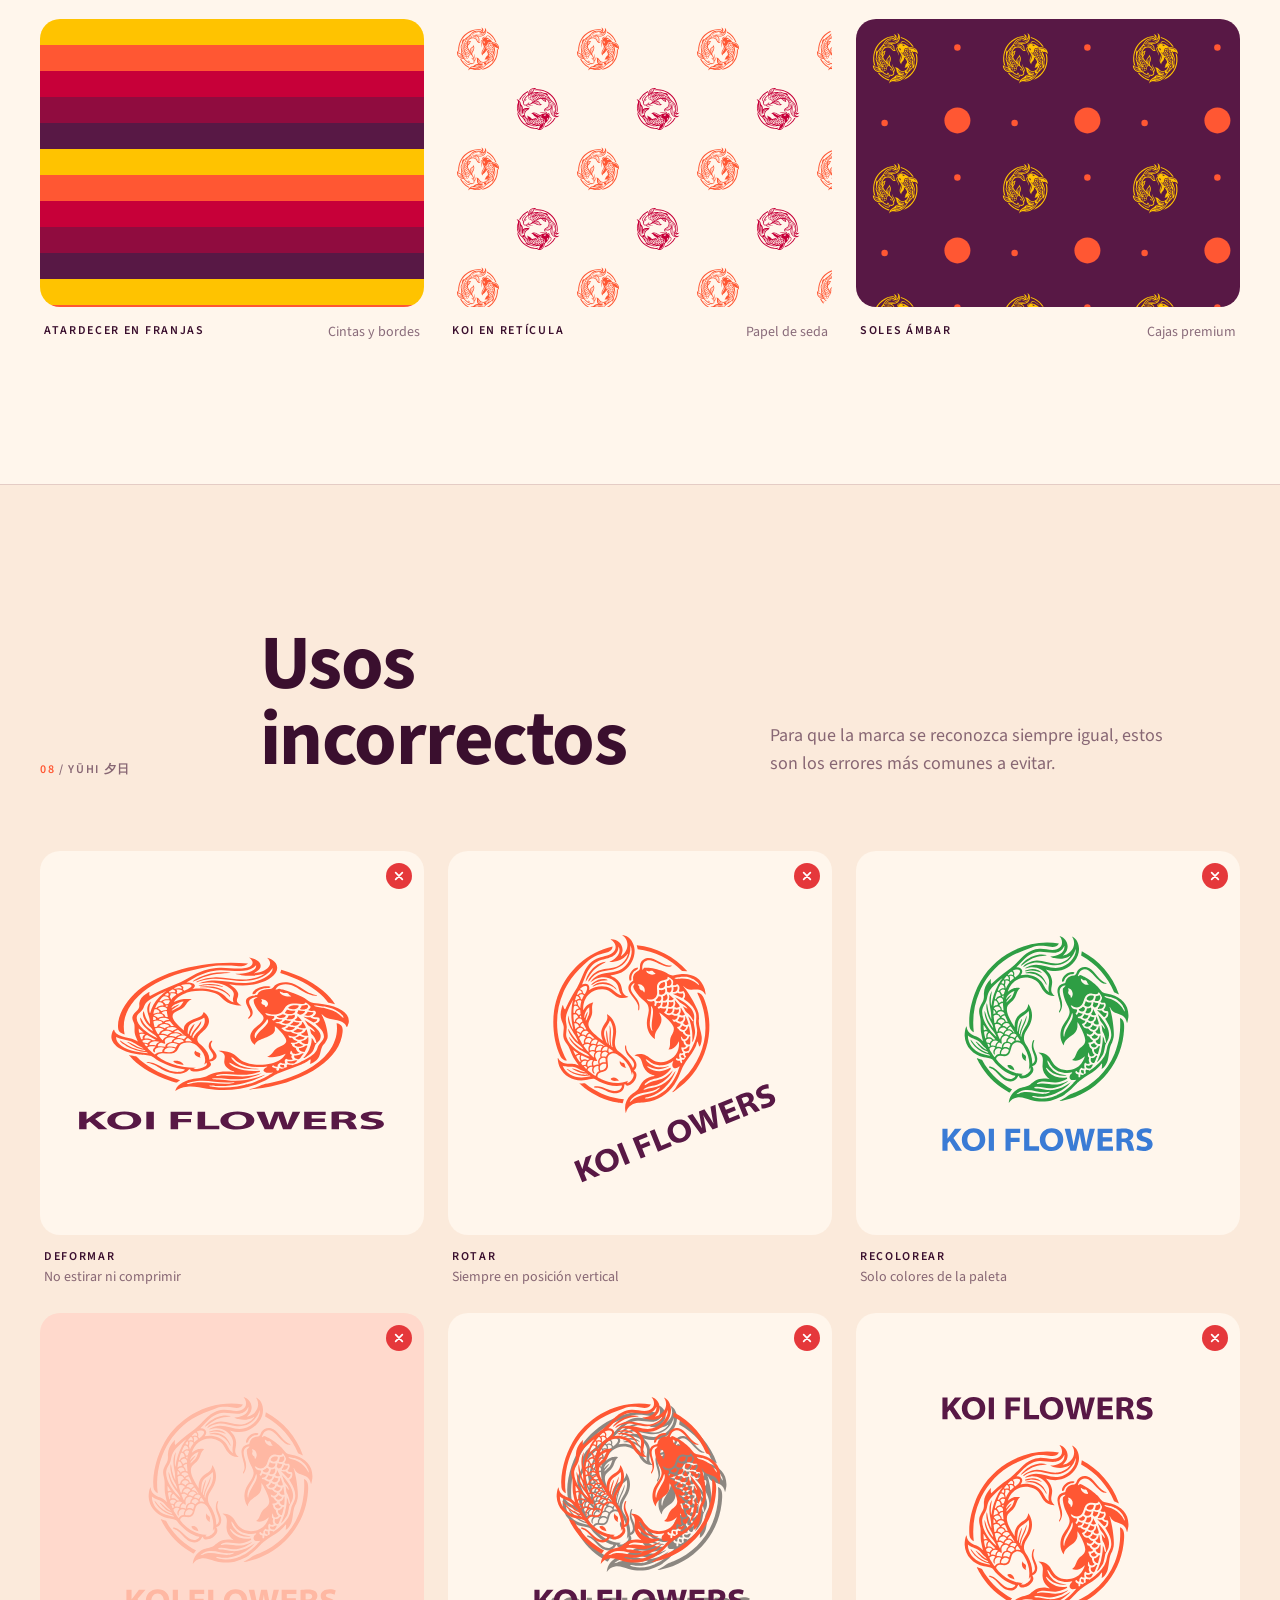
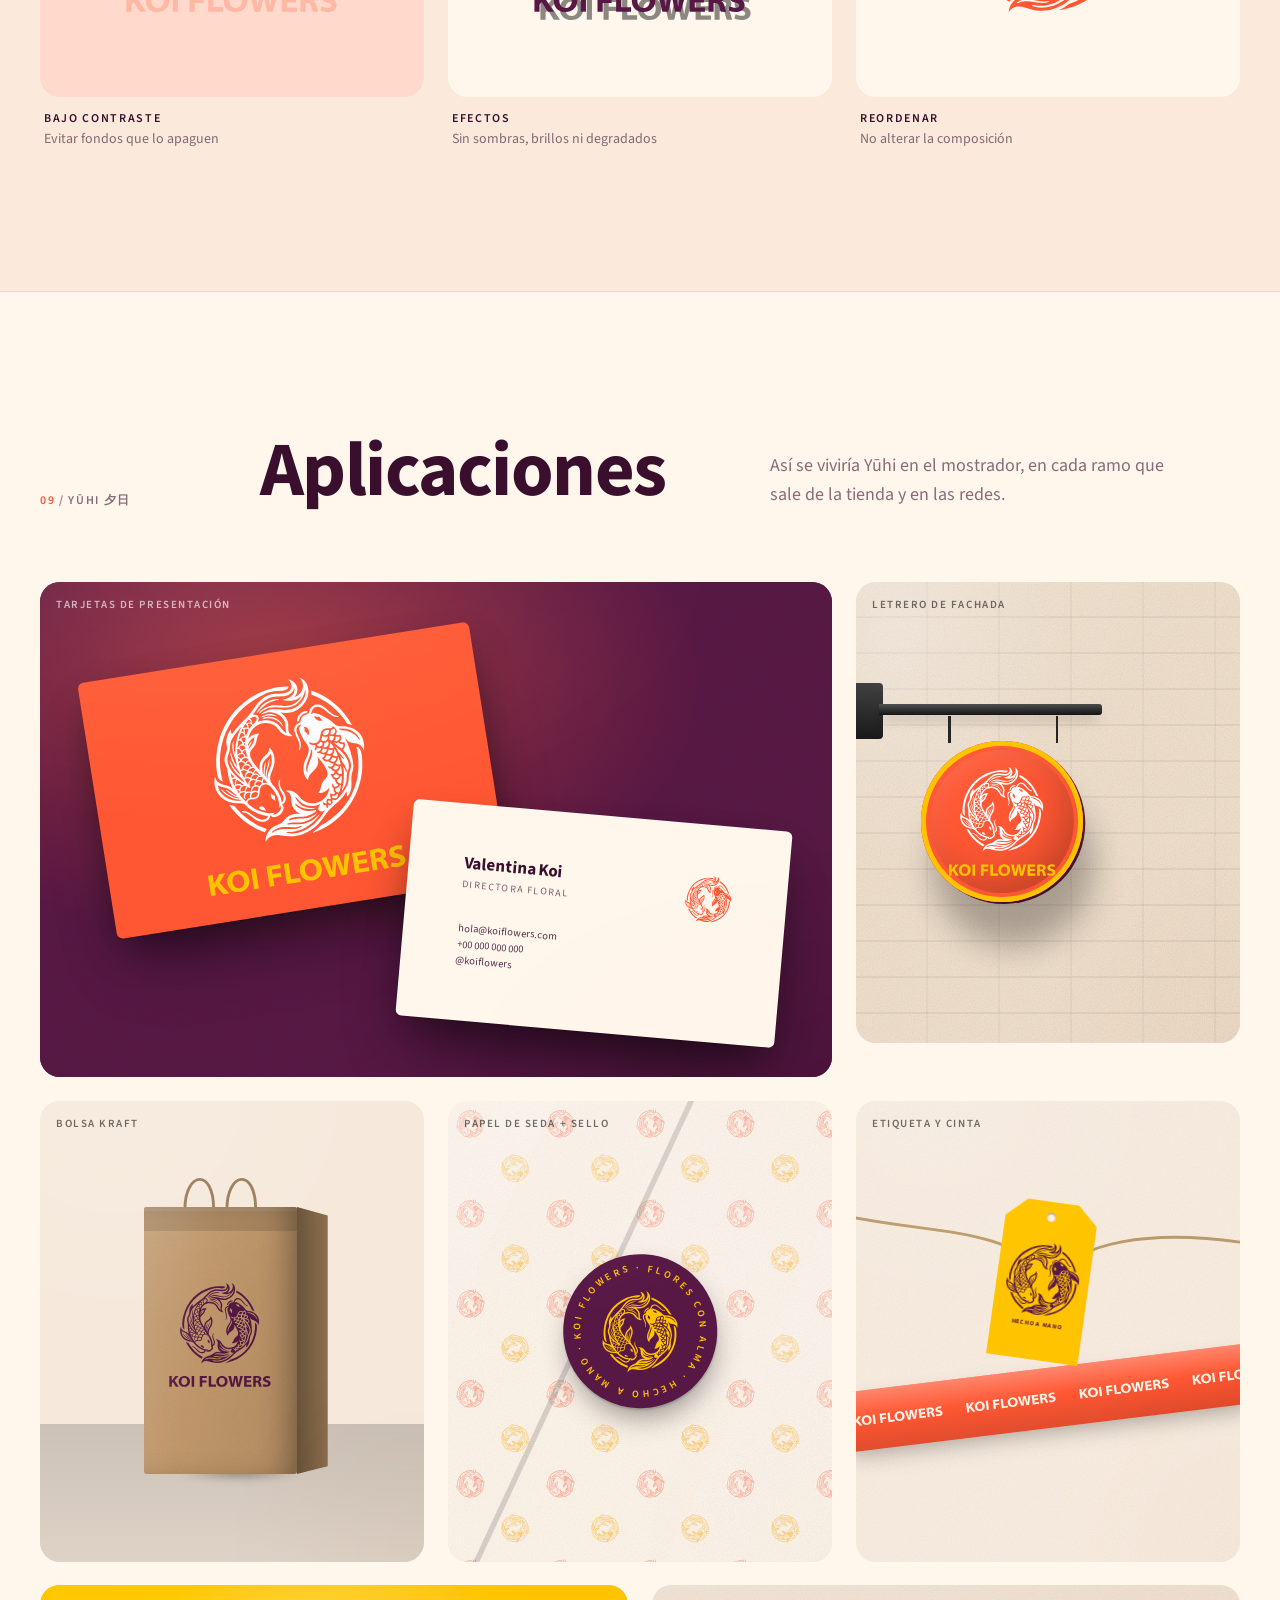
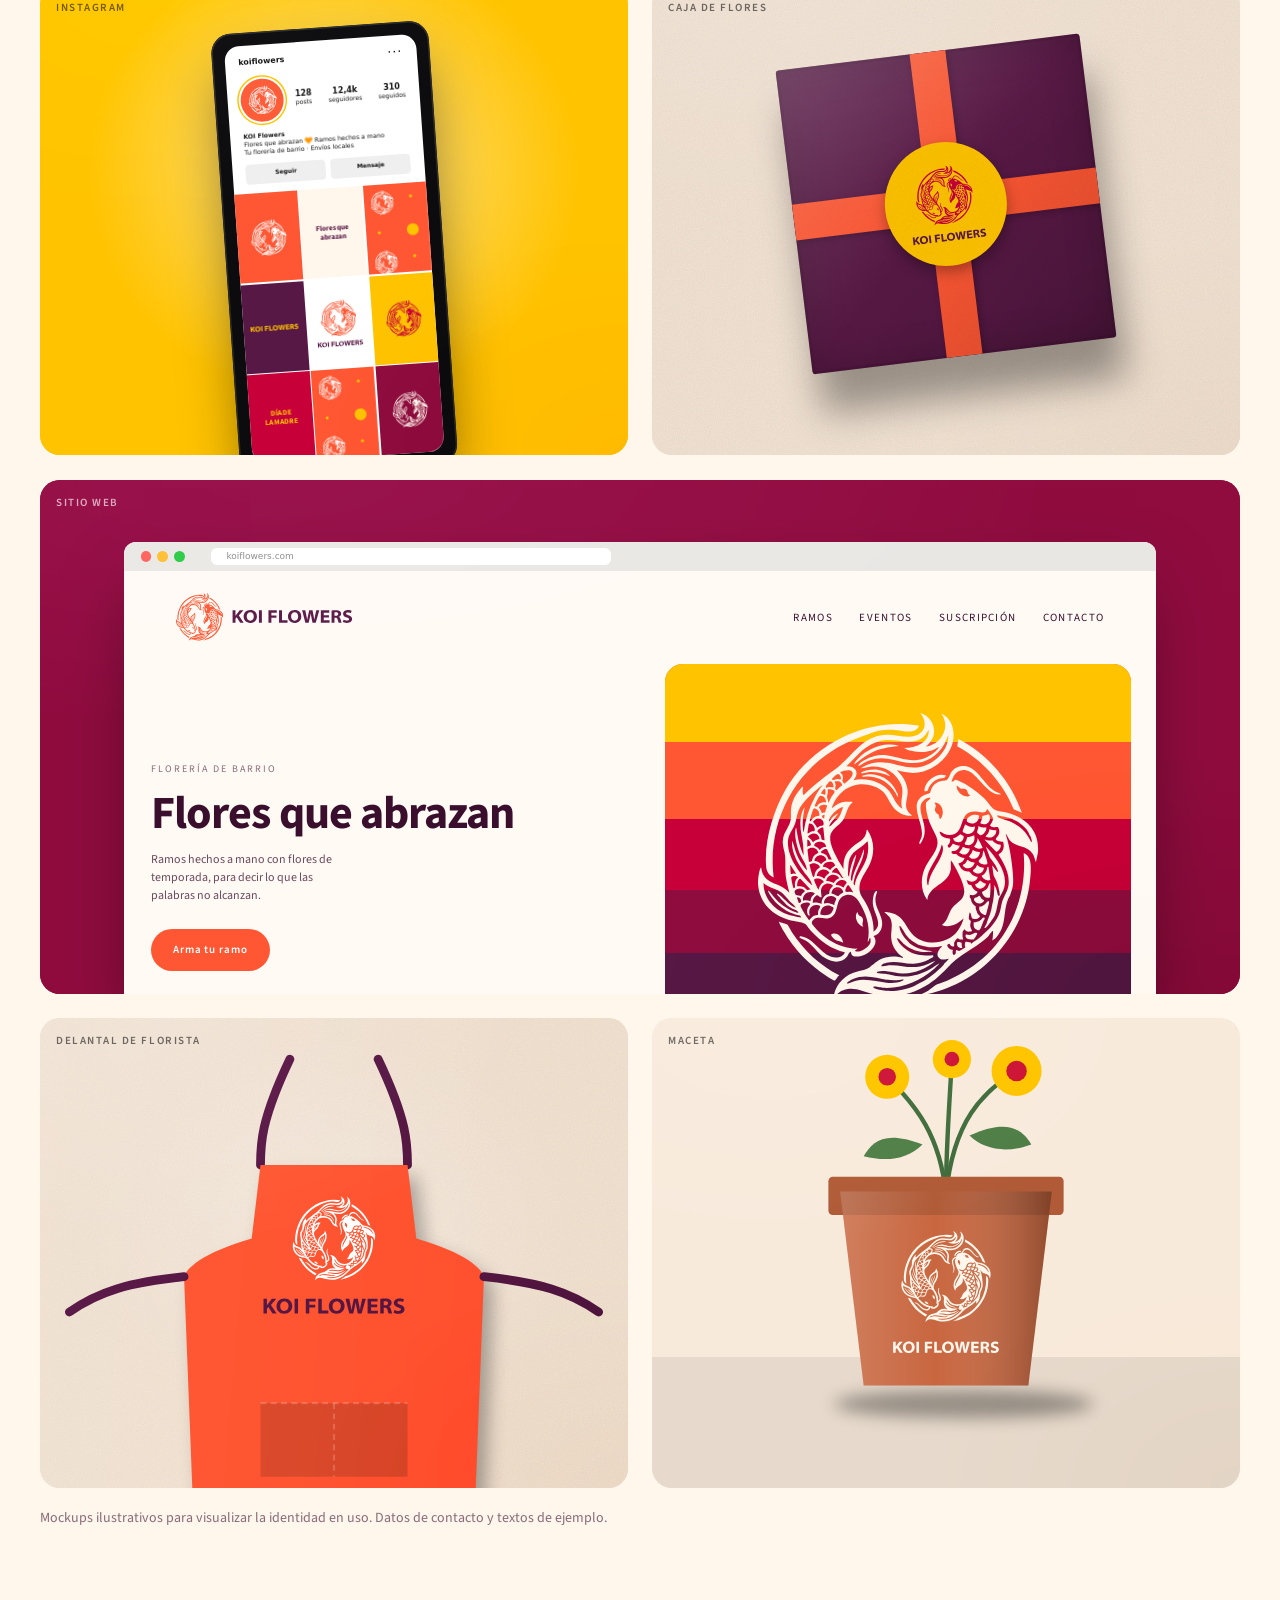
<file: propuesta-03-yuhi.html>
<!doctype html>
<html lang="es">
<head>
<meta charset="utf-8">
<meta name="viewport" content="width=device-width, initial-scale=1">
<meta name="robots" content="noindex, nofollow">
<title>Propuesta 03 · Yūhi — KOI Flowers</title>
<meta name="description" content="KOI Flowers · Propuesta de identidad 03: Yūhi, Atardecer.">
<link rel="icon" href="assets/fav-k3.svg" type="image/svg+xml">
<link rel="preconnect" href="https://fonts.googleapis.com">
<link rel="preconnect" href="https://fonts.gstatic.com" crossorigin>
<link href="https://fonts.googleapis.com/css2?family=Source+Sans+3:ital,wght@0,400;0,600;0,700;0,900;1,400&family=Fraunces:ital,opsz,wght@0,9..144,400;0,9..144,600;1,9..144,400;1,9..144,500&family=Poppins:wght@800&display=swap" rel="stylesheet">
<link rel="stylesheet" href="assets/core.css">
<style>
  :root {
    --bg: #FFF6EC; --bg2: #FBEADB; --fg: #3A0F2E; --muted: rgba(58,15,46,.6); --line: rgba(88,24,69,.14);
    --card: #FFFFFF; --acc: #FF5733;
    --fD: 'Source Sans 3', sans-serif; --fB: 'Source Sans 3', sans-serif; --fUI: 'Source Sans 3', sans-serif;
    --dWeight: 700; --dTrack: -.02em; --r: 20px;
  }
  body { font-size: 18px; }
  .sec-title { font-size: clamp(40px, 6vw, 78px); }
  .sec-title em, .lead em { font-family: 'Fraunces', serif; font-weight: 400; font-style: italic; }
  .sec-num, .eyebrow, .kw span, .ver-meta b, .tile .cap, .dont-cap b, .sw .chip .role, .mock > .lbl { letter-spacing: .14em; font-weight: 600; }
  .lead { font-family: 'Fraunces', serif; font-weight: 400; }

  .hero { min-height: 100svh; position: relative; overflow: hidden; background: #FFF6EC; color: #3A0F2E; display: grid; }
  .hero .inner { position: relative; display: grid; gap: 30px; align-content: center; padding: 110px 0 80px; }
  @media (min-width: 900px) { .hero .inner { grid-template-columns: 1fr 1.05fr; align-items: center; } }
  .hero h1 { font: 900 clamp(84px, 14vw, 200px)/.85 'Source Sans 3', sans-serif; letter-spacing: -.045em; margin: 18px 0 14px; color: #581845; }
  .hero h1 span { font: 400 .26em 'Fraunces', serif; color: #FF5733; vertical-align: .25em; margin-left: .2em; letter-spacing: 0; }
  .hero .tagline { font: italic 400 clamp(22px, 2.4vw, 30px) 'Fraunces', serif; color: #C70039; }
  .hero p { max-width: 38ch; font-size: clamp(18px, 1.6vw, 21px); line-height: 1.55; margin: 22px 0 0; color: rgba(58,15,46,.85); }
  .hero .sun { position: relative; width: min(100%, 560px); aspect-ratio: 1; justify-self: center; border-radius: 50%; overflow: hidden;
    background: linear-gradient(180deg, #FFC300 0 22%, #FF5733 22% 44%, #C70039 44% 64%, #900C3F 64% 82%, #581845 82%); }
  .hero .sun .sym { position: absolute; inset: 15%; z-index: 2; }
  .hero .word { width: 70%; margin: 30px auto 0; }
  .hero .right { display: grid; justify-items: center; }
  .hero .scroll { position: absolute; left: 50%; bottom: 24px; transform: translateX(-50%); font: 600 11px/1 'Source Sans 3'; letter-spacing: .3em; text-transform: uppercase; color: rgba(58,15,46,.6); }
  .hero .petal { position: absolute; width: 16px; height: 16px; border-radius: 0 60% 0 60%; background: #FF5733; opacity: .6; animation: floaty 7s ease-in-out infinite; }

  /* ---------- ronda 02: antes / después ---------- */
  .badge { display: inline-flex; align-items: center; gap: 8px; padding: 8px 14px; border-radius: 99px; background: #581845; color: #FFF6EC; font: 600 12px/1 'Source Sans 3'; letter-spacing: .14em; text-transform: uppercase; margin-bottom: 18px; }
  .badge i { width: 8px; height: 8px; border-radius: 50%; background: #FFC300; }
  .ba-grid { display: grid; gap: 24px; }
  @media (min-width: 900px) { .ba-grid { grid-template-columns: 1.25fr 1fr; align-items: start; } }
  .ba { position: relative; aspect-ratio: 1; border-radius: var(--r); overflow: hidden; background: #fff; border: 1px solid var(--line); --p: 50%; }
  .ba .layer { position: absolute; inset: 0; padding: 9%; background: #fff; }
  .ba .layer .lg { width: 100%; height: 100%; }
  .ba .before { clip-path: inset(0 calc(100% - var(--p)) 0 0); background: #FFF6EC; }
  .ba .line { position: absolute; top: 0; bottom: 0; left: var(--p); width: 2px; margin-left: -1px; background: #581845; pointer-events: none; }
  .ba .knob { position: absolute; top: 50%; left: var(--p); width: 54px; height: 54px; margin: -27px 0 0 -27px; border-radius: 50%; background: #581845; color: #FFF6EC; display: grid; place-items: center; font: 700 20px/1 'Source Sans 3'; box-shadow: 0 8px 24px rgba(88,24,69,.35); pointer-events: none; }
  .ba input { position: absolute; inset: 0; width: 100%; height: 100%; opacity: 0; cursor: ew-resize; margin: 0; }
  .ba .tag { position: absolute; top: 16px; padding: 7px 12px; border-radius: 99px; font: 600 12px/1 'Source Sans 3'; letter-spacing: .14em; text-transform: uppercase; pointer-events: none; }
  .ba .tag.b { left: 16px; background: #581845; color: #FFF6EC; }
  .ba .tag.a { right: 16px; background: #FF5733; color: #fff; }
  .ba-hint { text-align: center; font-size: 15px; color: var(--muted); margin-top: 12px; }
  .changes { padding: clamp(24px, 4vw, 40px); display: flex; flex-direction: column; gap: 22px; }
  .changes ol { margin: 0; padding: 0; list-style: none; display: grid; gap: 18px; counter-reset: c; }
  .changes li { display: grid; grid-template-columns: 40px 1fr; gap: 12px; }
  .changes li::before { counter-increment: c; content: counter(c); width: 32px; height: 32px; border-radius: 50%; background: #FF5733; color: #fff; display: grid; place-items: center; font-weight: 700; }
  .changes b { display: block; font-size: 18px; }
  .changes p { margin: 2px 0 0; color: var(--muted); font-size: 16px; }
  .why { padding: 18px 20px; border-radius: 14px; background: #FBEADB; font-size: 16px; }
  .zooms { display: grid; gap: 16px; margin-top: 24px; }
  @media (min-width: 900px) { .zooms { grid-template-columns: repeat(3, 1fr); gap: 24px; } }
  .zoom .pair { display: grid; grid-template-columns: 1fr 1fr; gap: 2px; border-radius: var(--r); overflow: hidden; border: 1px solid var(--line); background: var(--line); }
  .zoom .pair > div { position: relative; aspect-ratio: 1; background: #fff; }
  .zoom .pair > div:first-child { background: #FFF6EC; }
  .zoom .pair .lg { width: 100%; height: 100%; }
  .zoom .pair span { position: absolute; left: 10px; top: 10px; font: 600 11px/1 'Source Sans 3'; letter-spacing: .14em; text-transform: uppercase; padding: 5px 8px; border-radius: 99px; background: #581845; color: #FFF6EC; }
  .zoom .pair > div:last-child span { background: #FF5733; color: #fff; }
  .print { display: grid; gap: 16px; margin-top: 24px; }
  @media (min-width: 900px) { .print { grid-template-columns: 1fr 1fr; gap: 24px; } }
  .sheet { position: relative; aspect-ratio: 4 / 3; border-radius: var(--r); overflow: hidden; display: grid; place-items: center;
    background: repeating-linear-gradient(90deg, #efece8 0, #ffffff 2px, #d8d3cc 4px, #efece8 6px); box-shadow: inset 0 0 0 1px var(--line); }
  .sheet .lg { width: 52%; height: auto; }
  .sheet .sh { position: absolute; inset: 0; background: repeating-linear-gradient(90deg, rgba(0,0,0,0) 0, rgba(255,255,255,.28) 2px, rgba(0,0,0,.1) 4px, rgba(0,0,0,0) 6px); pointer-events: none; }
  .sheet .tag { position: absolute; left: 14px; top: 14px; padding: 7px 12px; border-radius: 99px; font: 600 12px/1 'Source Sans 3'; letter-spacing: .14em; text-transform: uppercase; background: #581845; color: #FFF6EC; }
  .sheet.after .tag { background: #FF5733; color: #fff; }
  .reduce { margin-top: 24px; padding: clamp(20px, 3vw, 32px); display: grid; gap: 22px; }
  .reduce .row { display: flex; align-items: center; gap: clamp(16px, 3vw, 36px); flex-wrap: wrap; }
  .reduce .row > b { width: 90px; font-size: 13px; letter-spacing: .14em; text-transform: uppercase; }
  .reduce .row > div { flex: none; }
  .subhead { display: flex; justify-content: space-between; align-items: baseline; gap: 16px; flex-wrap: wrap; margin-top: 72px; }
  .subhead h3 { margin: 0; font-size: clamp(24px, 2.6vw, 32px); }
  .subhead p { margin: 0; color: var(--muted); max-width: 52ch; }
</style>
</head>
<body>
<script src="assets/logos.js"></script>

<header class="topbar" style="--top-fg:#3A0F2E">
  <a class="brand" href="index.html" aria-label="Volver a la portada"><span id="tb-sym"></span><span class="lbl">KOI Flowers · Propuestas</span></a>
  <nav aria-label="Propuestas"><a href="propuesta-01-kin.html">01</a><a href="propuesta-02-mizu.html">02</a><a href="propuesta-03-yuhi.html" aria-current="page">03</a></nav>
</header>

<main id="app">
  <section class="hero">
    <i class="petal" style="left:8%;top:18%"></i><i class="petal" style="left:46%;top:12%;background:#FFC300;animation-delay:-2s"></i><i class="petal" style="left:40%;bottom:14%;background:#C70039;animation-delay:-4s"></i>
    <div class="wrap inner">
      <div>
        <div class="badge"><i></i>Propuesta elegida · Ronda 02</div>
        <div class="eyebrow">Propuesta 03 · Ajustada para impresión</div>
        <h1>Yūhi<span>夕日</span></h1>
        <div class="tagline">Atardecer — la hora dorada</div>
        <p>Dos koi recortados como papel que, al girar, forman un sol poniente. La versión más cálida y artesanal de KOI Flowers: cercana, alegre y generosa.</p>
      </div>
      <div class="right">
        <div class="sun"><div class="sym" id="hero-sym"></div></div>
        <div class="word" id="hero-word"></div>
      </div>
    </div>
    <div class="scroll">Ver el antes y después ↓</div>
  </section>

  <section class="sec alt" id="ajuste">
    <div class="wrap">
      <div class="sec-head rv"><div class="sec-num"><b>R2</b> / Ajuste para impresión</div><h2 class="sec-title">Antes <em>y</em> después</h2><p class="sec-desc">KOI Flowers imprimirá su marca sobre láminas corrugadas, donde los trazos muy finos se tapan o se pierden. Por eso redibujamos los detalles del símbolo para que cada línea quede firme y definida.</p></div>
      <div class="ba-grid">
        <div class="rv">
          <div class="ba" id="ba">
            <div class="layer after" id="ba-after"></div>
            <div class="layer before" id="ba-before"></div>
            <div class="line"></div><div class="knob">⇆</div>
            <span class="tag b">Antes · Ronda 01</span><span class="tag a">Después · Ronda 02</span>
            <input type="range" min="0" max="100" value="50" aria-label="Comparar antes y después">
          </div>
          <div class="ba-hint">Desliza sobre el logo para comparar ⇆</div>
        </div>
        <div class="card changes rv">
          <div class="eyebrow">Qué ajustamos</div>
          <ol>
            <li><div><b>Trazos con grosor mínimo</b><p>Las líneas más delgadas de aletas y colas se engrosaron para que la tinta no las tape al imprimir.</p></div></li>
            <li><div><b>Escamas redibujadas</b><p>Ahora cada escama tiene un contorno definido y espacios más abiertos, en lugar de cortes diminutos que se perdían.</p></div></li>
            <li><div><b>Menos detalle, más carácter</b><p>Simplificamos las líneas internas de aletas y colas: menos cortes, pero más firmes y legibles a distancia.</p></div></li>
            <li><div><b>Anillo exterior continuo</b><p>El círculo que envuelve a los koi ahora tiene un grosor parejo y se separa limpiamente de las colas.</p></div></li>
          </ol>
          <div class="why"><b>¿Por qué?</b> Sobre una lámina corrugada la superficie ondula y la tinta se expande: un trazo firme se mantiene, un detalle de un milímetro desaparece.</div>
        </div>
      </div>

      <div class="subhead rv"><h3>Los detalles, de cerca</h3><p>Ampliamos tres zonas del símbolo para que se note la diferencia en los trazos.</p></div>
      <div class="zooms" id="zooms"></div>

      <div class="subhead rv"><h3>Así se verá en lámina corrugada</h3><p>La versión ajustada aplicada sobre láminas, en positivo y en negativo: los trazos se mantienen firmes aun con la ondulación del material.</p></div>
      <div class="print" id="print"></div>

      <p class="small muted" style="margin-top:14px">Mockups ilustrativos. Antes de producir, recomendamos una prueba física sobre la lámina final.</p>
    </div>
  </section>
</main>

<script src="assets/koi.js"></script>
<script>
const { logo, pattern, fillSvg } = KOI;
document.getElementById('tb-sym').innerHTML = logo('k3', 'sym', { s: 'currentColor' });
document.getElementById('hero-sym').innerHTML = logo('k3', 'sym', { s: '#FFF6EC' });
document.getElementById('hero-word').innerHTML = logo('k3', 'word', { w: '#581845' });

// ---- ronda 02: antes / después (k3old = ronda 01, k3 = ajustado para impresión)
const U = [300, 637, 476, 485];
const symSvg = (id, vb, s, wrap = (u) => u) => `<svg class="lg" viewBox="${vb.join(' ')}" style="--s:${s}" xmlns:xlink="http://www.w3.org/1999/xlink">${wrap(`<use href="#${id}-sym" xlink:href="#${id}-sym"/>`)}</svg>`;
document.getElementById('ba-before').innerHTML = symSvg('k3old', U, '#FF5733');
document.getElementById('ba-after').innerHTML = symSvg('k3', U, '#FF5733');
const ba = document.getElementById('ba');
ba.querySelector('input').addEventListener('input', (e) => ba.style.setProperty('--p', e.target.value + '%'));

const ZS = U[2] * 0.3;
document.getElementById('zooms').innerHTML = [['Escamas', 0.72, 0.47], ['Aletas y anillo', 0.42, 0.16], ['Cola', 0.42, 0.87]].map(([n, fx, fy]) => {
  const vb = [U[0] + U[2] * fx - ZS / 2, U[1] + U[3] * fy - ZS / 2, ZS, ZS];
  return `<div class="zoom rv"><div class="pair"><div><span>Antes</span>${symSvg('k3old', vb, '#FF5733')}</div><div><span>Después</span>${symSvg('k3', vb, '#FF5733')}</div></div><div class="ver-meta"><b>${n}</b><span class="muted">Ampliación ×3</span></div></div>`;
}).join('');

// aplicación: versión ajustada sobre lámina corrugada (coral y blanco sobre ciruela)
document.getElementById('print').innerHTML = [
  ['k3', 'Lámina clara', '#FF5733', '', ''],
  ['k3', 'Lámina ciruela', '#FFF6EC', 'dark', 'background:repeating-linear-gradient(90deg,#4a1239 0,#6a2256 2px,#3d0f2f 4px,#4a1239 6px)'],
].map(([id, t, s, c, st]) => `<div class="sheet after ${c} rv" style="${st}">${symSvg(id, U, s)}<div class="sh"></div><span class="tag">${t}</span></div>`).join('');


const CIRUELA = '#581845', VINO = '#900C3F', CARMIN = '#C70039', CORAL = '#FF5733', AMBAR = '#FFC300', CREMA = '#FFF6EC';

KOI.renderUniverse({
  k: 'k3',
  name: 'Yūhi 夕日',
  concept: {
    intro: 'La historia detrás de la silueta y la calidez que transmite.',
    text: [
      'Dos koi recortados como papel que, al girar, dibujan un sol poniente: la hora dorada en que todo se ve más bonito.',
      'Yūhi (夕日, “sol del atardecer”) posiciona a KOI Flowers como la florería cálida del barrio: alegre, generosa, hecha a mano. La silueta sólida del símbolo se inspira en el kirigami, el recorte de papel tradicional japonés, y funciona perfecta en sellos, estampados y bordados.',
      'La paleta recorre el cielo del atardecer — del ciruela al ámbar, pasando por carmín y coral —, una gama que evoca rosas, claveles y girasoles. El logotipo en Myriad Bold es amable y directo, fácil de leer desde cualquier distancia.',
    ],
    keywords: ['Cálido', 'Artesanal', 'Alegre', 'Generoso', 'De barrio'],
    stage: { bg: CORAL, s: '#fff' },
  },
  lockup: {
    bg: CORAL, s: '#fff', w: AMBAR,
    alt: { bg: '#fff', s: CORAL, w: CIRUELA },
    alt2: { bg: CIRUELA, s: AMBAR },
    alt3: { bg: AMBAR, w: CIRUELA },
  },
  build: {
    bg: '#fff', guide: CARMIN, zone: 'rgba(199,0,57,.05)', s: CIRUELA, w: CIRUELA, mod: CORAL, modInk: '#fff', s2: CORAL, w2: CIRUELA,
    note: 'La silueta sólida es la más versátil de las tres para producción: se imprime, borda, estampa y graba sin perder detalle, incluso a 10 mm.',
  },
  colorIntro: 'Cinco tonos que van del ciruela al ámbar, como el cielo al caer la tarde, y una crema cálida que los deja respirar.',
  palette: [
    { id: 'ciruela', name: 'Ciruela', hex: CIRUELA, role: 'Base', share: 20 },
    { id: 'vino', name: 'Vino', hex: VINO, role: 'Profundidad', share: 8 },
    { id: 'carmin', name: 'Carmín', hex: CARMIN, role: 'Apoyo', share: 10 },
    { id: 'coral', name: 'Coral', hex: CORAL, role: 'Principal', share: 30 },
    { id: 'ambar', name: 'Ámbar', hex: AMBAR, role: 'Acento', share: 12 },
    { id: 'crema', name: 'Crema', hex: CREMA, role: 'Fondo', share: 20 },
  ],
  variants: [
    { bg: CORAL, s: '#fff', w: AMBAR, label: 'Coral', note: 'Principal' },
    { bg: '#fff', s: CORAL, w: CIRUELA, label: 'Positiva', note: 'Fondos claros' },
    { bg: CIRUELA, s: AMBAR, w: '#fff', label: 'Ámbar sobre ciruela', note: 'Premium' },
    { bg: AMBAR, s: CARMIN, w: CIRUELA, label: 'Sol', note: 'Promociones' },
    { bg: CREMA, s: CIRUELA, w: CIRUELA, label: 'Monocromo', note: 'Sellos y bordados' },
    { bg: VINO, s: CREMA, w: CREMA, label: 'Negativa', note: 'Fondos oscuros' },
  ],
  type: {
    intro: 'Una sans humanista, cálida y legible para la marca, acompañada de una serif suave con alma artesanal para los mensajes.',
    d: { name: 'Myriad Pro Bold', css: "'Source Sans 3', sans-serif", w: 700, role: 'Logotipo y titulares', note: 'humanista, amable y clara · en web la sustituimos por Source Sans 3, su pariente libre', src: 'Adobe Fonts / Google Fonts', track: '-.02em' },
    b: { name: 'Fraunces', css: "'Fraunces', serif", role: 'Mensajes y editorial', note: 'serif suave con carácter artesanal', src: 'Google Fonts · libre', subStyle: 'font-style:italic' },
    sample: {
      h: 'Flores que abrazan',
      s: 'Ramos hechos a mano, con el cariño de siempre.',
      p: 'En KOI Flowers cada ramo empieza con una conversación: para quién es, qué quieres decir, qué le hace sonreír. Después elegimos las flores de temporada y lo envolvemos como si fuera para nosotros.',
    },
  },
  patternIntro: 'Soles, franjas de atardecer y koi recortados: un sistema alegre para envolver ramos, decorar bolsas y dar ritmo a las redes.',
  patterns: [
    { name: 'Soles recortados', args: ['suns', 'k3', CORAL, '#fff', 190, AMBAR], capColor: '#fff' },
    { name: 'Atardecer en franjas', args: ['stripes', [AMBAR, CORAL, CARMIN, VINO, CIRUELA], 26], note: 'Cintas y bordes' },
    { name: 'Koi en retícula', args: ['koiGrid', 'k3', CREMA, CORAL, 120, CARMIN], note: 'Papel de seda' },
    { name: 'Soles ámbar', args: ['suns', 'k3', CIRUELA, AMBAR, 130, CORAL], note: 'Cajas premium' },
  ],
  patternOverlay: () => `<div class="abs" style="inset:0;display:grid;place-items:center"><div style="width:min(30%,300px);aspect-ratio:1;border-radius:50%;padding:4%;background:linear-gradient(180deg, ${AMBAR} 0 25%, ${CORAL} 25% 50%, ${CARMIN} 50% 70%, ${VINO} 70% 86%, ${CIRUELA} 86%);box-shadow:0 0 0 12px ${CREMA}">${logo('k3', 'sym', { s: CREMA })}</div></div>`,
  dont: { bg: CREMA, s: CORAL, w: CIRUELA, low: '#FFB8A3', lowBg: '#FFD9CC' },
  mockIntro: 'Así se viviría Yūhi en el mostrador, en cada ramo que sale de la tienda y en las redes.',
  mock: {
    k: 'k3', pri: CORAL, s: '#fff', w: AMBAR, paper: CREMA, paperS: CORAL, paperW: CIRUELA, accent: AMBAR, ink: '#3A0F2E', dark: CIRUELA,
    surf: '#F5E6D6', fD: "'Source Sans 3', sans-serif", fB: "'Source Sans 3', sans-serif", dW: 700, dTrack: '-.02em',
    handle: '@koiflowers', bio: 'Flores que abrazan 🧡 Ramos hechos a mano<br>Tu florería de barrio · Envíos locales',
    pat: ['suns', 'k3', CORAL, '#fff', 60, AMBAR],
    headline: 'Flores que abrazan', sub: 'Ramos hechos a mano con flores de temporada, para decir lo que las palabras no alcanzan.', cta: 'Arma tu ramo',
    btnR: '99px', heroR: '18px', webEyebrow: 'Florería de barrio',
    webArt: () => `<div class="abs" style="inset:0;background:linear-gradient(180deg, ${AMBAR} 0 22%, ${CORAL} 22% 44%, ${CARMIN} 44% 64%, ${VINO} 64% 82%, ${CIRUELA} 82%)"></div><div class="abs" style="inset:14% 20%">${logo('k3', 'sym', { s: CREMA })}</div>`,
    grid: [
      { type: 'sym', bg: CORAL, fg: '#fff' },
      { type: 'txt', bg: CREMA, fg: CIRUELA, txt: 'Flores que<br>abrazan' },
      { type: 'pat' },
      { type: 'word', bg: CIRUELA, fg: AMBAR },
      { type: 'full', bg: '#fff', fg: CORAL, fg2: CIRUELA },
      { type: 'sym', bg: AMBAR, fg: CARMIN },
      { type: 'txt', bg: CARMIN, fg: AMBAR, txt: 'DÍA DE<br>LA MADRE' },
      { type: 'pat' },
      { type: 'sym', bg: VINO, fg: CREMA },
    ],
  },
  mocks: [
    ['cards', 'w4', 'Tarjetas de presentación', { surf: CIRUELA, lbl: 'rgba(255,255,255,.65)', surfHi: 'rgba(255,87,51,.45)' }],
    ['sign', 'w2', 'Letrero de fachada', { wall: '#F4E3D0', sign: CORAL, signRing: AMBAR, signS: '#fff', signW: AMBAR, signEdge: CIRUELA }],
    ['bag', 'w2', 'Bolsa kraft', { surf: '#F6E9DC', bag: '#C49A6C', bagS: CIRUELA, bagW: CIRUELA, handle2: '#8B6A45' }],
    ['sticker', 'w2', 'Papel de seda + sello', { stk: CIRUELA, stkS: AMBAR, stkW: AMBAR, lbl: 'rgba(0,0,0,.55)', pat: ['koiGrid', 'k3', CREMA, '#FFB39E', 90, '#FFD27A'] }],
    ['tag', 'w2', 'Etiqueta y cinta', { surf: '#FBEFE3', ribbon: CORAL, ribbonW: CREMA, tag: AMBAR, tagS: CIRUELA, tagW: CIRUELA, tagText: 'HECHO A MANO' }],
    ['insta', 'w3', 'Instagram', { surf: AMBAR, glow: 'rgba(255,255,255,.55)' }],
    ['box', 'w3', 'Caja de flores', { surf: '#F3E4D4', box: CIRUELA, ribbon: CORAL, seal: AMBAR, sealS: CARMIN, sealW: CIRUELA }],
    ['web', 'w6', 'Sitio web', { surf: VINO, lbl: 'rgba(255,255,255,.65)', webBg: '#FFFAF4', webInk: '#3A0F2E', webS: CORAL, webW: CIRUELA, webBtn: CORAL }],
    ['apron', 'w3', 'Delantal de florista', { surf: '#F5E6D6', apron: CORAL, strap: CIRUELA, apronS: '#fff', apronW: CIRUELA }],
    ['pot', 'w3', 'Maceta', { surf: '#F8EADB', pot: '#C8663F', potS: CREMA, potW: CREMA, flower1: AMBAR, flower2: CARMIN }],
  ],
  nav: [
    { href: 'propuesta-02-mizu.html', small: '← Propuesta 02', title: 'Mizu — Flujo Neón', bg: '#5E1BFF', fg: '#fff', font: "'Poppins', sans-serif" },
    { href: 'index.html#feedback', small: 'Último paso', title: 'Dejar mis comentarios →', bg: '#581845', fg: '#FFF6EC', font: "'Fraunces', serif" },
  ],
});
</script>
</body>
</html>
</file>
<file: assets/core.css>
/* KOI Flowers · Propuestas de identidad — sistema base
   Cada universo redefine las variables en su propia página. */
*,
*::before,
*::after { box-sizing: border-box; }
html { -webkit-text-size-adjust: 100%; scroll-behavior: smooth; }
body {
  margin: 0;
  background: var(--bg);
  color: var(--fg);
  font-family: var(--fB);
  font-size: 17px;
  line-height: 1.6;
  -webkit-font-smoothing: antialiased;
  overflow-x: hidden;
}
img, svg { max-width: 100%; }
a { color: inherit; }
button, input, textarea { font: inherit; color: inherit; }
::selection { background: var(--acc); color: var(--bg); }

.wrap { width: min(1240px, 100% - 32px); margin-inline: auto; }
@media (min-width: 720px) { .wrap { width: min(1240px, 100% - 80px); } }

/* ---------- barra superior ---------- */
.topbar {
  position: fixed; inset: 0 0 auto 0; z-index: 50;
  display: flex; align-items: center; justify-content: space-between; gap: 12px;
  padding: 12px 16px;
  font-family: var(--fUI, var(--fB)); font-size: 12px; letter-spacing: .14em; text-transform: uppercase;
  color: var(--top-fg, var(--fg));
  transition: background .35s, color .35s, box-shadow .35s;
}
@media (min-width: 720px) { .topbar { padding: 14px 40px; } }
.topbar.solid { background: color-mix(in srgb, var(--bg) 86%, transparent); backdrop-filter: blur(14px); -webkit-backdrop-filter: blur(14px); box-shadow: 0 1px 0 var(--line); --top-fg: var(--fg); }
.topbar a { text-decoration: none; }
.topbar .brand { display: flex; align-items: center; gap: 10px; font-weight: 600; white-space: nowrap; }
.topbar .brand svg { width: 26px; height: 26px; }
.topbar nav { display: flex; gap: 4px; }
.topbar nav a {
  display: grid; place-items: center; min-width: 34px; height: 30px; padding: 0 10px; border-radius: 99px;
  border: 1px solid transparent; opacity: .7; transition: opacity .2s, border-color .2s;
}
.topbar nav a:hover { opacity: 1; }
.topbar nav a[aria-current] { opacity: 1; border-color: currentColor; }
.topbar .lbl { display: none; }
@media (min-width: 720px) { .topbar .lbl { display: inline; } }

/* ---------- secciones ---------- */
.sec { padding: clamp(72px, 11vw, 150px) 0; position: relative; }
.sec + .sec { border-top: 1px solid var(--line); }
.sec.alt { background: var(--bg2); }
.sec-head { display: grid; gap: 14px; margin-bottom: clamp(36px, 6vw, 72px); }
@media (min-width: 900px) { .sec-head { grid-template-columns: 180px 1fr 1fr; align-items: end; gap: 40px; } }
.sec-num { font-family: var(--fUI, var(--fB)); font-size: 12px; letter-spacing: .2em; text-transform: uppercase; color: var(--muted); }
.sec-num b { color: var(--acc); font-weight: 600; }
.sec-title { font-family: var(--fD); font-size: clamp(34px, 5.4vw, 68px); line-height: 1; margin: 0; letter-spacing: var(--dTrack, -.01em); font-weight: var(--dWeight, 400); }
.sec-desc { margin: 0; color: var(--muted); max-width: 46ch; }

.eyebrow { font-family: var(--fUI, var(--fB)); font-size: 12px; letter-spacing: .22em; text-transform: uppercase; color: var(--muted); }
.lead { font-size: clamp(20px, 2.3vw, 27px); line-height: 1.45; max-width: 34ch; margin: 0; }
.muted { color: var(--muted); }
.small { font-size: 14px; }

/* ---------- tarjetas / grids ---------- */
.grid { display: grid; gap: 16px; }
@media (min-width: 720px) { .grid { gap: 24px; } }
.g2 { grid-template-columns: repeat(auto-fit, minmax(min(100%, 420px), 1fr)); }
.g3 { grid-template-columns: repeat(auto-fit, minmax(min(100%, max(260px, (100% - 48px) / 3)), 1fr)); }
.g4 { grid-template-columns: repeat(auto-fit, minmax(min(100%, 220px), 1fr)); }
.card { background: var(--card); border: 1px solid var(--line); border-radius: var(--r, 18px); overflow: hidden; }
.tile { position: relative; border-radius: var(--r, 18px); overflow: hidden; display: grid; place-items: center; grid-template: minmax(0, 1fr) / minmax(0, 1fr); }
.tile > .lg { width: 100% !important; height: 100% !important; }
.tile .cap {
  position: absolute; left: 14px; bottom: 12px; right: 14px; display: flex; justify-content: space-between; gap: 8px;
  font-family: var(--fUI, var(--fB)); font-size: 11px; letter-spacing: .16em; text-transform: uppercase; opacity: .75;
}

/* ---------- logo ---------- */
.lg { display: block; width: 100%; height: auto; overflow: visible; }

/* ---------- concepto ---------- */
.kw { display: flex; flex-wrap: wrap; gap: 10px; margin-top: 28px; }
.kw span { padding: 9px 16px; border: 1px solid var(--line); border-radius: 99px; font-family: var(--fUI, var(--fB)); font-size: 13px; letter-spacing: .1em; text-transform: uppercase; }
.concept { display: grid; gap: 40px; align-items: center; }
@media (min-width: 900px) { .concept { grid-template-columns: 1.05fr 1fr; gap: 80px; } }
.concept p { margin: 0 0 1em; max-width: 58ch; }
.concept .sym-stage { aspect-ratio: 1; border-radius: var(--r, 18px); display: grid; place-items: center; padding: 14%; }

/* ---------- versiones ---------- */
.hero-logo { aspect-ratio: 16 / 9; padding: 10% 22%; }
@media (max-width: 719px) { .hero-logo { aspect-ratio: 4 / 5; padding: 14%; } }
.ver { aspect-ratio: 4 / 3; padding: 16%; }
.ver.wide { padding: 16% 12%; }
.ver-meta { display: flex; justify-content: space-between; gap: 12px; padding: 14px 4px 0; font-size: 14px; }
.ver-meta b { font-family: var(--fUI, var(--fB)); font-weight: 600; font-size: 12px; letter-spacing: .14em; text-transform: uppercase; }

/* ---------- construcción ---------- */
.build { display: grid; gap: 24px; }
@media (min-width: 900px) { .build { grid-template-columns: 1.5fr 1fr; } }
.build .stage { padding: 6%; }
.minsizes { display: flex; align-items: flex-end; gap: 28px; flex-wrap: wrap; padding: 28px; }
.minsizes figure { margin: 0; display: grid; gap: 10px; justify-items: start; font-size: 12px; color: var(--muted); }

/* ---------- color ---------- */
.swatches { display: grid; gap: 12px; grid-template-columns: repeat(auto-fit, minmax(min(100%, 170px), 1fr)); }
.sw { border-radius: var(--r, 18px); overflow: hidden; border: 1px solid var(--line); background: var(--card); }
.sw .chip { aspect-ratio: 1 / 1.05; padding: 16px; display: flex; flex-direction: column; justify-content: space-between; }
.sw .chip .nm { font-family: var(--fD); font-size: 24px; line-height: 1.05; font-weight: var(--dWeight, 400); }
.sw .chip .role { font-size: 11px; letter-spacing: .16em; text-transform: uppercase; opacity: .8; font-family: var(--fUI, var(--fB)); }
.sw dl { margin: 0; padding: 14px 16px 16px; display: grid; grid-template-columns: auto 1fr; gap: 3px 12px; font-size: 12.5px; }
.sw dt { color: var(--muted); font-family: var(--fUI, var(--fB)); letter-spacing: .08em; }
.sw dd { margin: 0; font-family: var(--fMono, ui-monospace, monospace); text-align: right; }
.sw button.copy { all: unset; cursor: pointer; }
.sw button.copy:hover { text-decoration: underline; }
.ratio { display: flex; height: 64px; border-radius: 12px; overflow: hidden; margin-top: 28px; }
.ratio div { display: flex; align-items: flex-end; padding: 8px 10px; font-size: 11px; letter-spacing: .1em; font-family: var(--fUI, var(--fB)); }

/* ---------- tipografía ---------- */
.type-grid { display: grid; gap: 24px; }
@media (min-width: 900px) { .type-grid { grid-template-columns: 1fr 1fr; } }
.specimen { padding: clamp(24px, 4vw, 44px); display: grid; gap: 20px; align-content: start; }
.specimen .aa { font-size: clamp(110px, 16vw, 200px); line-height: .9; }
.specimen .abc { font-size: clamp(18px, 2.2vw, 24px); line-height: 1.5; word-break: break-all; }
.specimen .meta { display: flex; justify-content: space-between; gap: 10px; flex-wrap: wrap; font-size: 13px; color: var(--muted); border-top: 1px solid var(--line); padding-top: 14px; }
.hier { padding: clamp(24px, 4vw, 44px); display: grid; gap: 18px; }
.hier .row { display: grid; gap: 4px; border-bottom: 1px solid var(--line); padding-bottom: 16px; }
.hier .row:last-child { border: 0; }
.hier .tag { font-size: 11px; letter-spacing: .16em; text-transform: uppercase; color: var(--muted); font-family: var(--fUI, var(--fB)); }

/* ---------- usos incorrectos ---------- */
.dont { aspect-ratio: 1; padding: 22%; position: relative; }
.dont::after {
  content: ""; position: absolute; top: 12px; right: 12px; width: 26px; height: 26px; border-radius: 50%;
  background: #E5383B url("data:image/svg+xml,%3Csvg xmlns='http://www.w3.org/2000/svg' viewBox='0 0 24 24'%3E%3Cpath d='M7 7l10 10M17 7L7 17' stroke='white' stroke-width='2.6' stroke-linecap='round'/%3E%3C/svg%3E") center / 16px no-repeat;
}
.dont-cap { padding: 12px 4px 0; font-size: 14px; }
.dont-cap b { display: block; font-family: var(--fUI, var(--fB)); font-size: 12px; letter-spacing: .14em; text-transform: uppercase; }

/* ---------- patrón ---------- */
.pattern-hero { aspect-ratio: 21 / 9; position: relative; }
.pattern-hero::after { content: ""; position: absolute; inset: auto 0 0 0; height: 90px; background: linear-gradient(transparent, rgba(0,0,0,.55)); pointer-events: none; }
.pattern-hero .cap { z-index: 2; opacity: .95; }
@media (max-width: 719px) { .pattern-hero { aspect-ratio: 4 / 5; } }
.fill { position: absolute; inset: 0; width: 100%; height: 100%; display: block; }

/* ---------- mockups ---------- */
.mocks { display: grid; gap: 16px; grid-template-columns: 1fr; }
@media (min-width: 720px) { .mocks { grid-template-columns: repeat(6, 1fr); gap: 24px; } }
.mock { position: relative; border-radius: var(--r, 18px); overflow: hidden; aspect-ratio: 4 / 3.2; background: var(--surf); isolation: isolate; container-type: inline-size; }
@media (min-width: 720px) {
  .mock.w2 { grid-column: span 2; aspect-ratio: 3 / 3.6; }
  .mock.w3 { grid-column: span 3; }
  .mock.w4 { grid-column: span 4; aspect-ratio: 16 / 10; }
  .mock.w6 { grid-column: span 6; aspect-ratio: 21 / 9; }
}
.mock > .lbl {
  position: absolute; left: 16px; top: 14px; z-index: 5; font-family: var(--fUI, var(--fB)); font-size: 11px; letter-spacing: .18em; text-transform: uppercase;
  color: var(--mlbl, rgba(0,0,0,.55));
}
.mock .light { position: absolute; inset: 0; pointer-events: none; z-index: 4;
  background: radial-gradient(120% 90% at 20% 0%, rgba(255,255,255,.22), transparent 55%), radial-gradient(90% 80% at 100% 100%, rgba(0,0,0,.18), transparent 60%); mix-blend-mode: soft-light; }
.abs { position: absolute; }

/* ---------- feedback ---------- */
.fb { display: grid; gap: 28px; }
@media (min-width: 900px) { .fb { grid-template-columns: 1fr 1.2fr; gap: 64px; } }
.react { display: flex; flex-wrap: wrap; gap: 10px; }
.react button {
  cursor: pointer; padding: 12px 18px; border-radius: 99px; border: 1px solid var(--line); background: transparent;
  font-size: 15px; transition: background .2s, color .2s, border-color .2s;
}
.react button:hover { border-color: var(--fg); }
.react button[aria-pressed="true"] { background: var(--fg); color: var(--bg); border-color: var(--fg); }
textarea.note {
  width: 100%; min-height: 140px; margin-top: 16px; padding: 16px; border-radius: 14px; border: 1px solid var(--line);
  background: var(--card); resize: vertical; font-size: 16px;
}
textarea.note:focus, .react button:focus-visible, .btn:focus-visible { outline: 2px solid var(--acc); outline-offset: 2px; }
.btn {
  display: inline-flex; align-items: center; gap: 10px; padding: 14px 22px; border-radius: 99px; border: 1px solid var(--fg);
  background: var(--fg); color: var(--bg); text-decoration: none; cursor: pointer; font-size: 15px; font-weight: 500;
}
.btn.ghost { background: transparent; color: var(--fg); }
.saved { font-size: 13px; color: var(--muted); min-height: 1.4em; margin-top: 10px; }

/* ---------- pie ---------- */
.next { display: grid; gap: 16px; padding: 48px 0 32px; }
@media (min-width: 720px) { .next { grid-template-columns: 1fr 1fr; } }
.next a { display: block; padding: 28px; border-radius: var(--r, 18px); text-decoration: none; border: 1px solid var(--line); transition: transform .3s; }
.next a:hover { transform: translateY(-3px); }
.next small { display: block; font-size: 12px; letter-spacing: .18em; text-transform: uppercase; color: var(--muted); margin-bottom: 6px; }
.next strong { font-family: var(--fD); font-size: clamp(26px, 3.4vw, 40px); font-weight: var(--dWeight, 400); line-height: 1.1; }
.foot { padding: 28px 0 40px; display: flex; flex-wrap: wrap; justify-content: space-between; gap: 12px; font-size: 12px; letter-spacing: .12em; text-transform: uppercase; color: var(--muted); border-top: 1px solid var(--line); }

/* ---------- animación ---------- */
.rv { opacity: 0; transform: translateY(26px); transition: opacity .9s cubic-bezier(.2,.7,.2,1), transform .9s cubic-bezier(.2,.7,.2,1); }
.rv.in { opacity: 1; transform: none; }
@keyframes spin { to { transform: rotate(360deg); } }
@keyframes floaty { 50% { transform: translateY(-10px); } }
@media (prefers-reduced-motion: reduce) {
  html { scroll-behavior: auto; }
  .rv { opacity: 1; transform: none; transition: none; }
  * { animation: none !important; }
}
.toast {
  position: fixed; left: 50%; bottom: 24px; transform: translate(-50%, 20px); opacity: 0; z-index: 99;
  background: var(--fg); color: var(--bg); padding: 10px 18px; border-radius: 99px; font-size: 14px; transition: .3s; pointer-events: none;
}
.toast.on { opacity: 1; transform: translate(-50%, 0); }
html.shot .rv { opacity: 1 !important; transform: none !important; transition: none !important; }
html.shot * { animation: none !important; }
</file>
